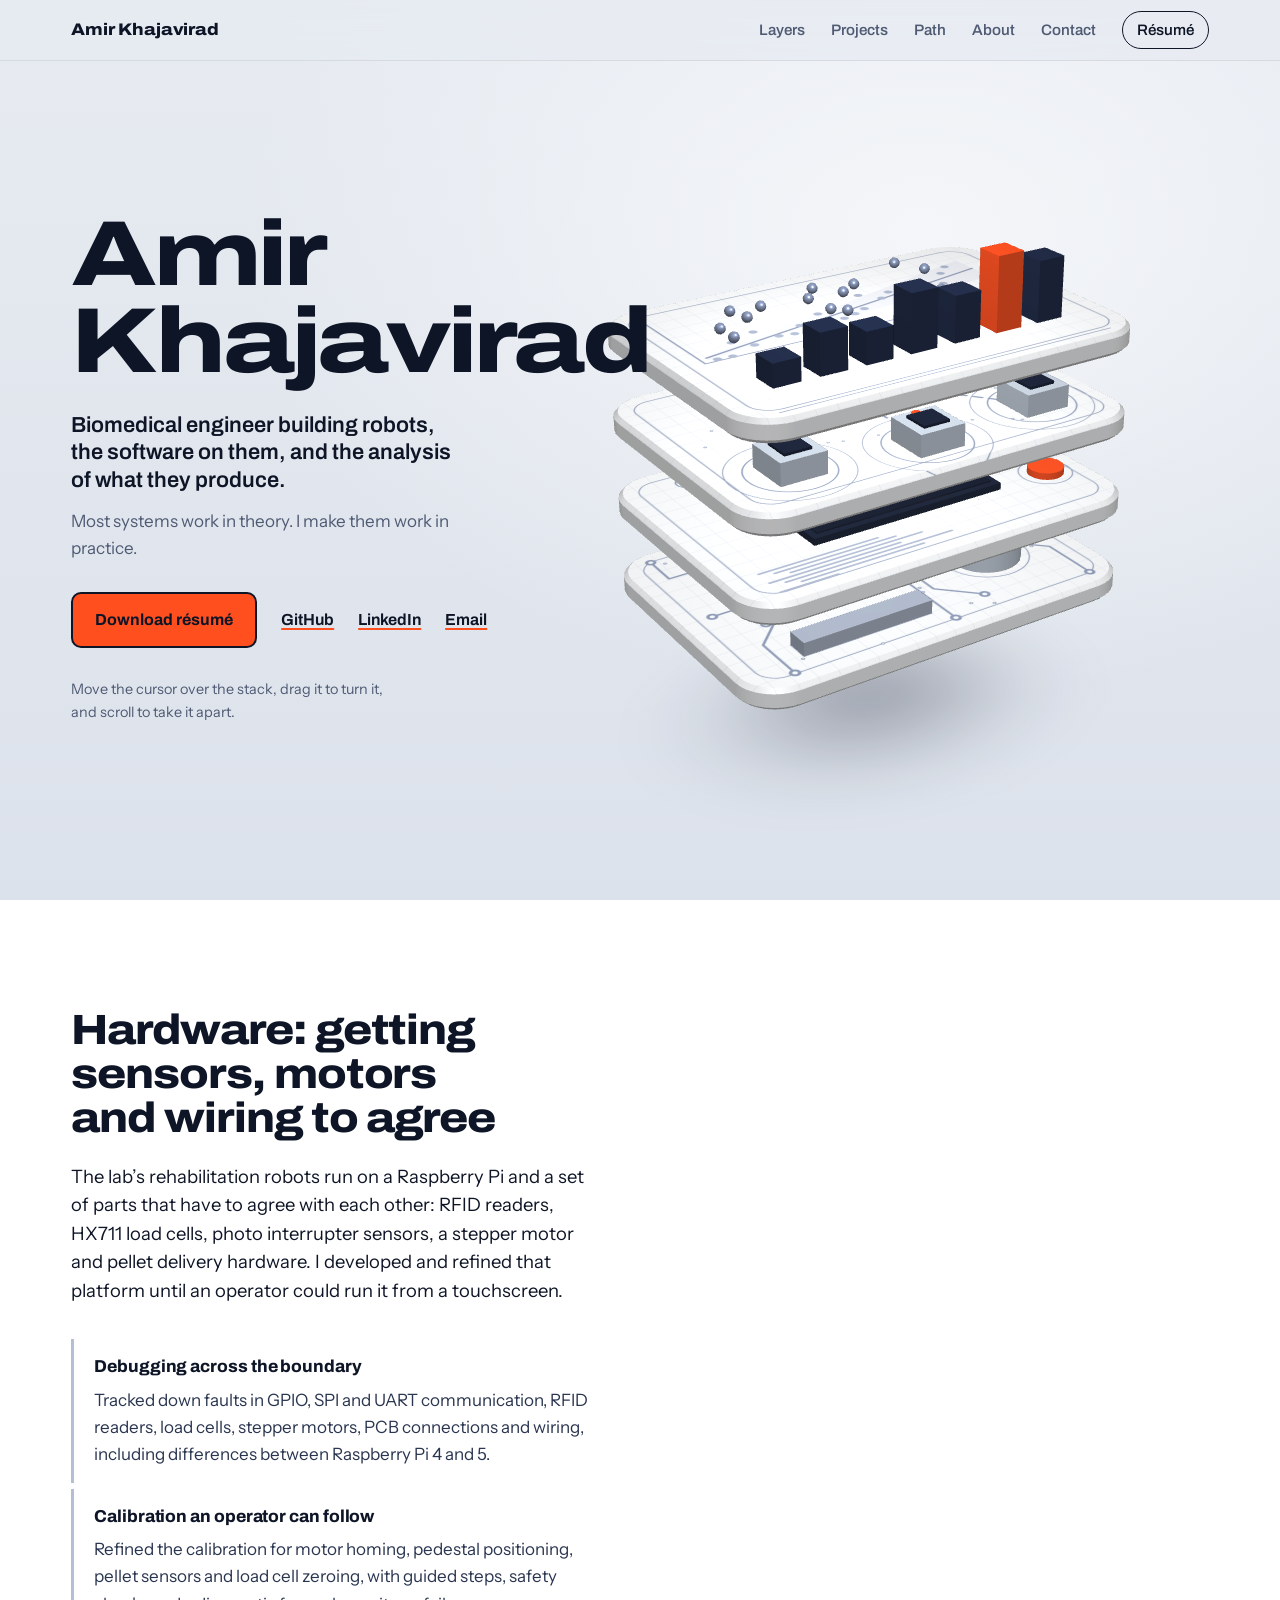
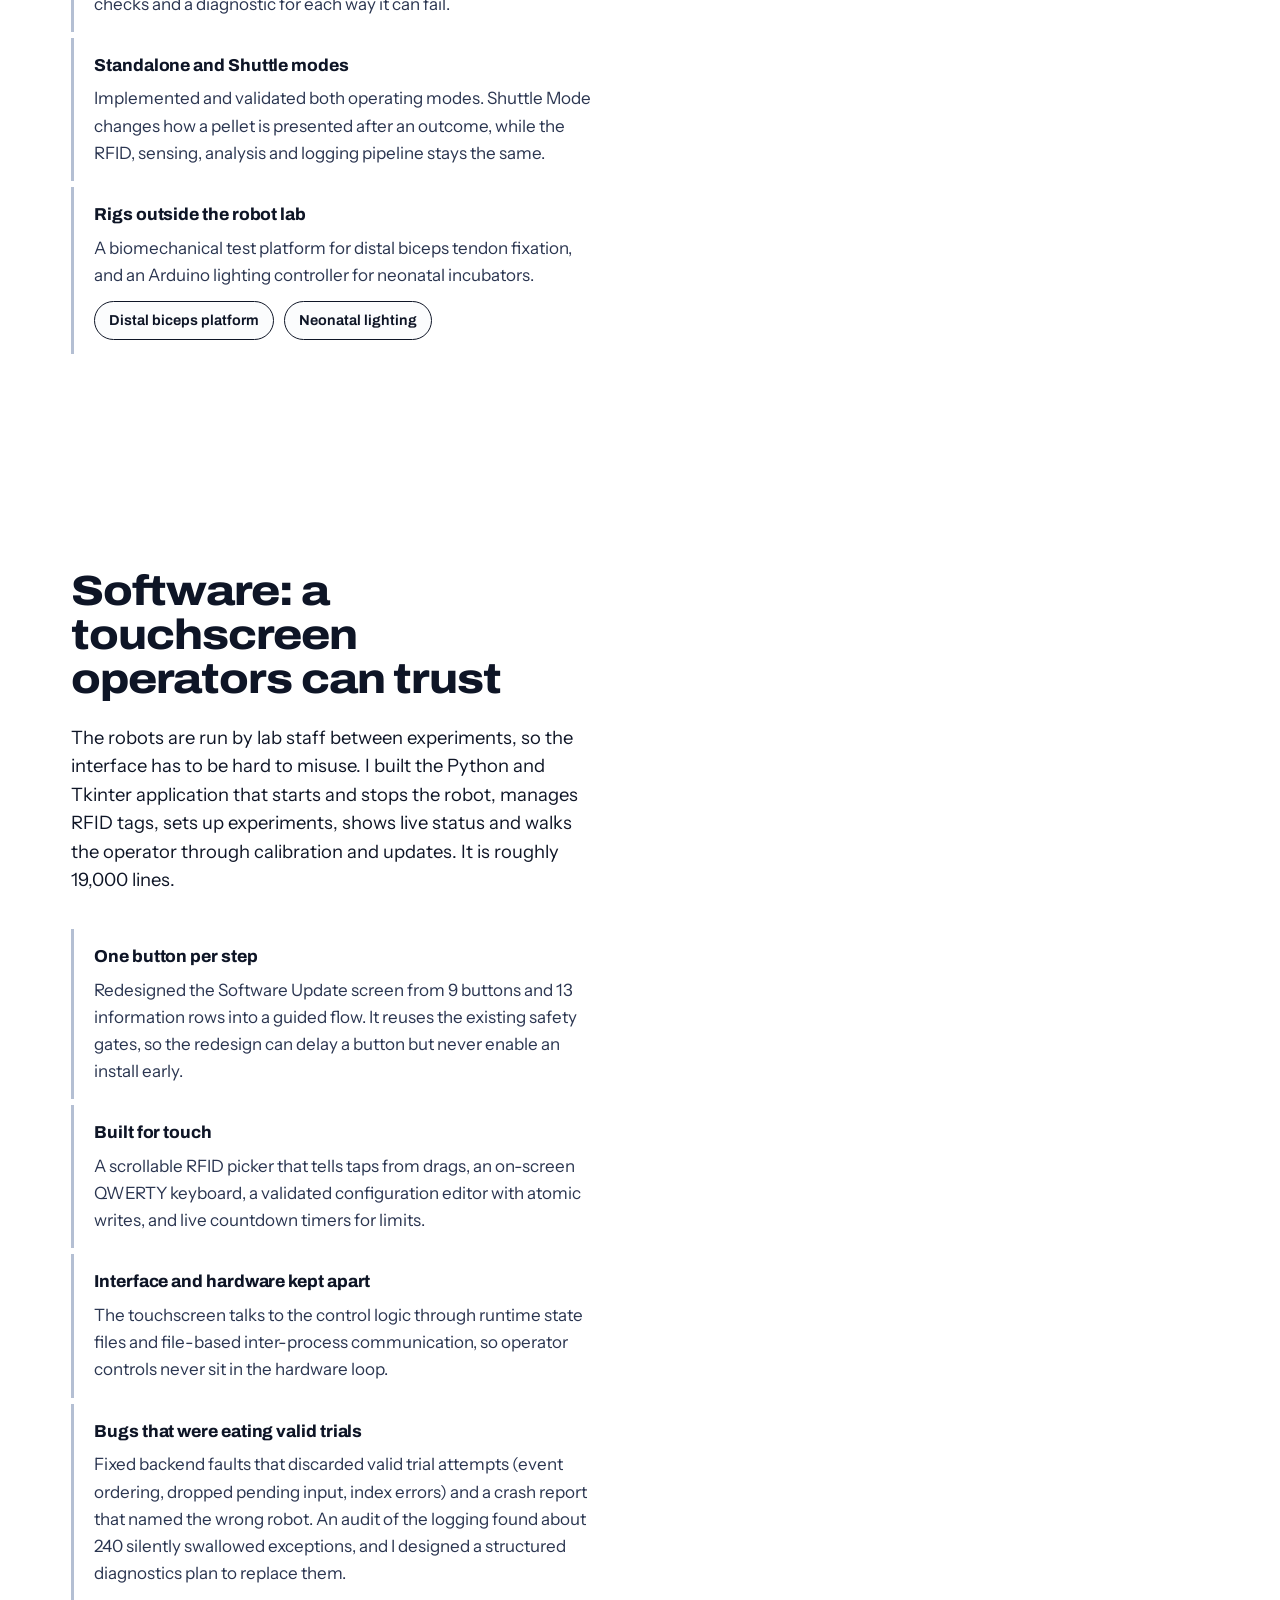
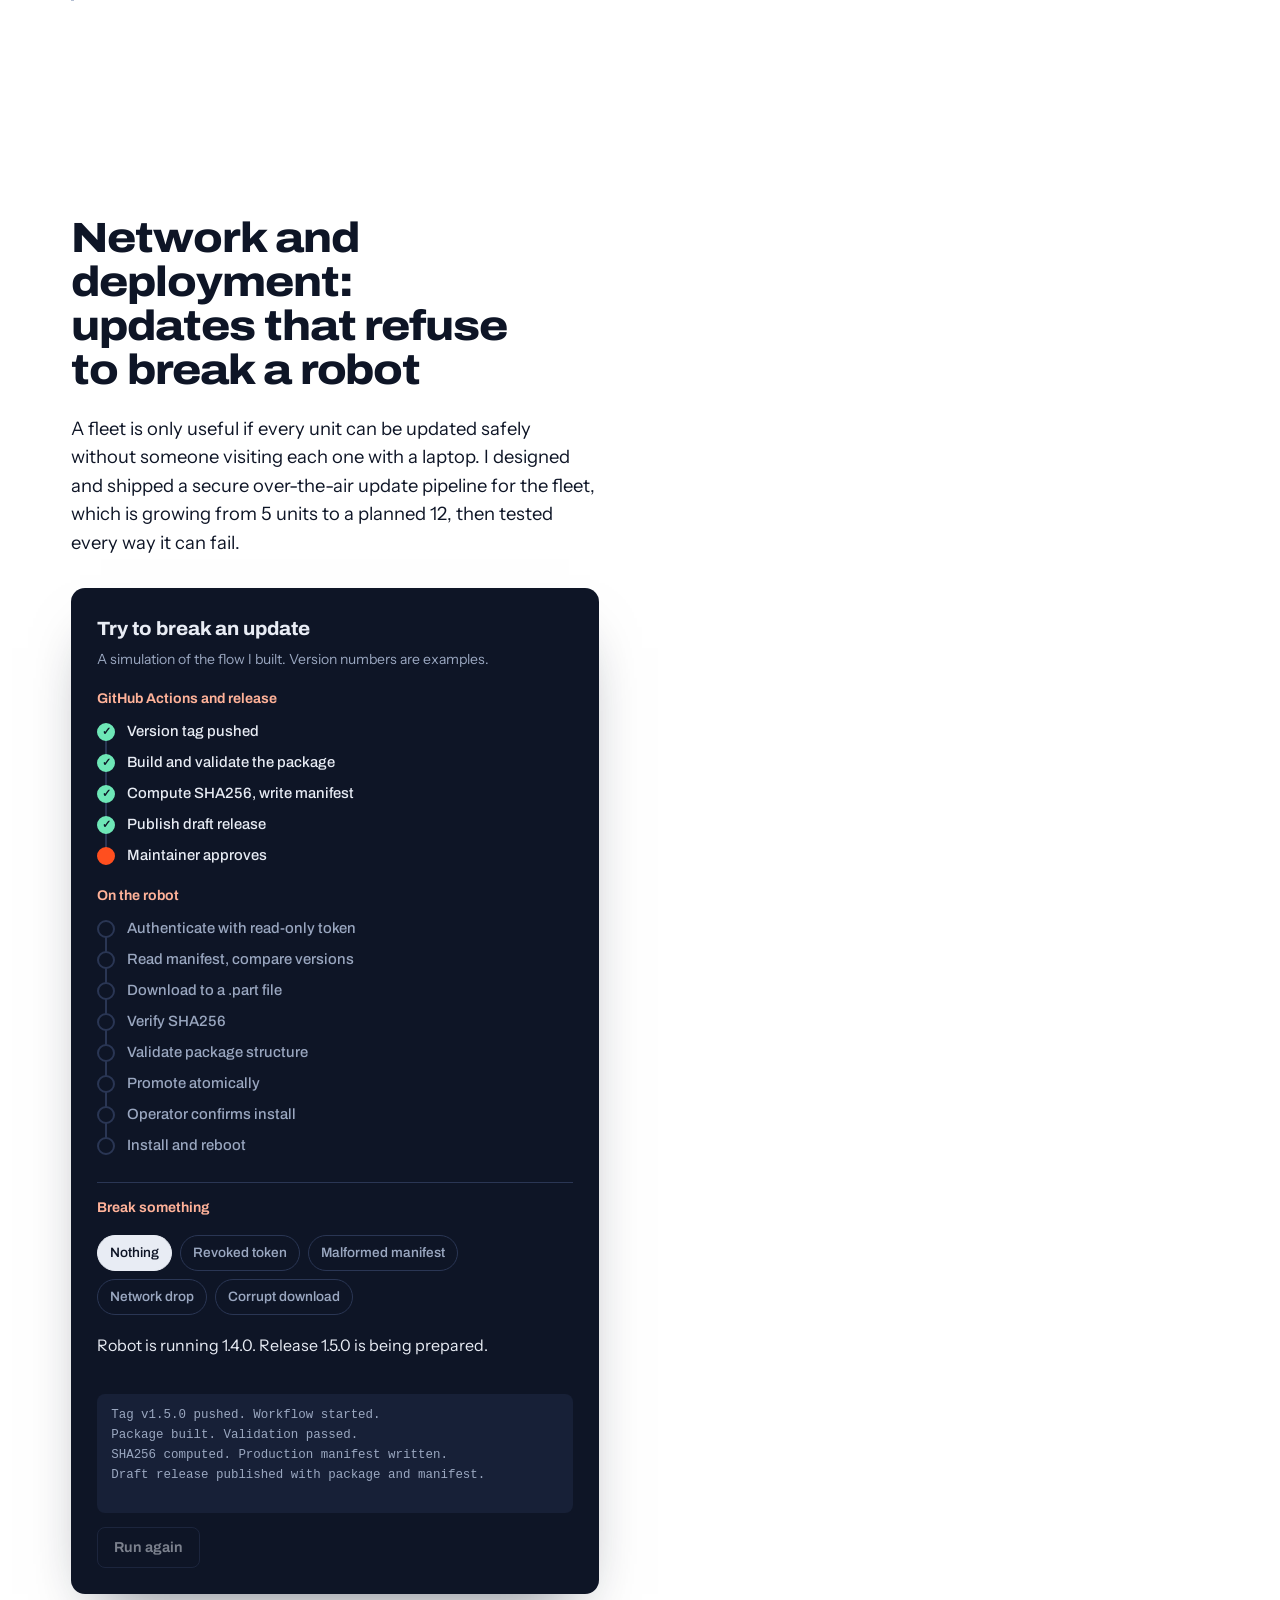
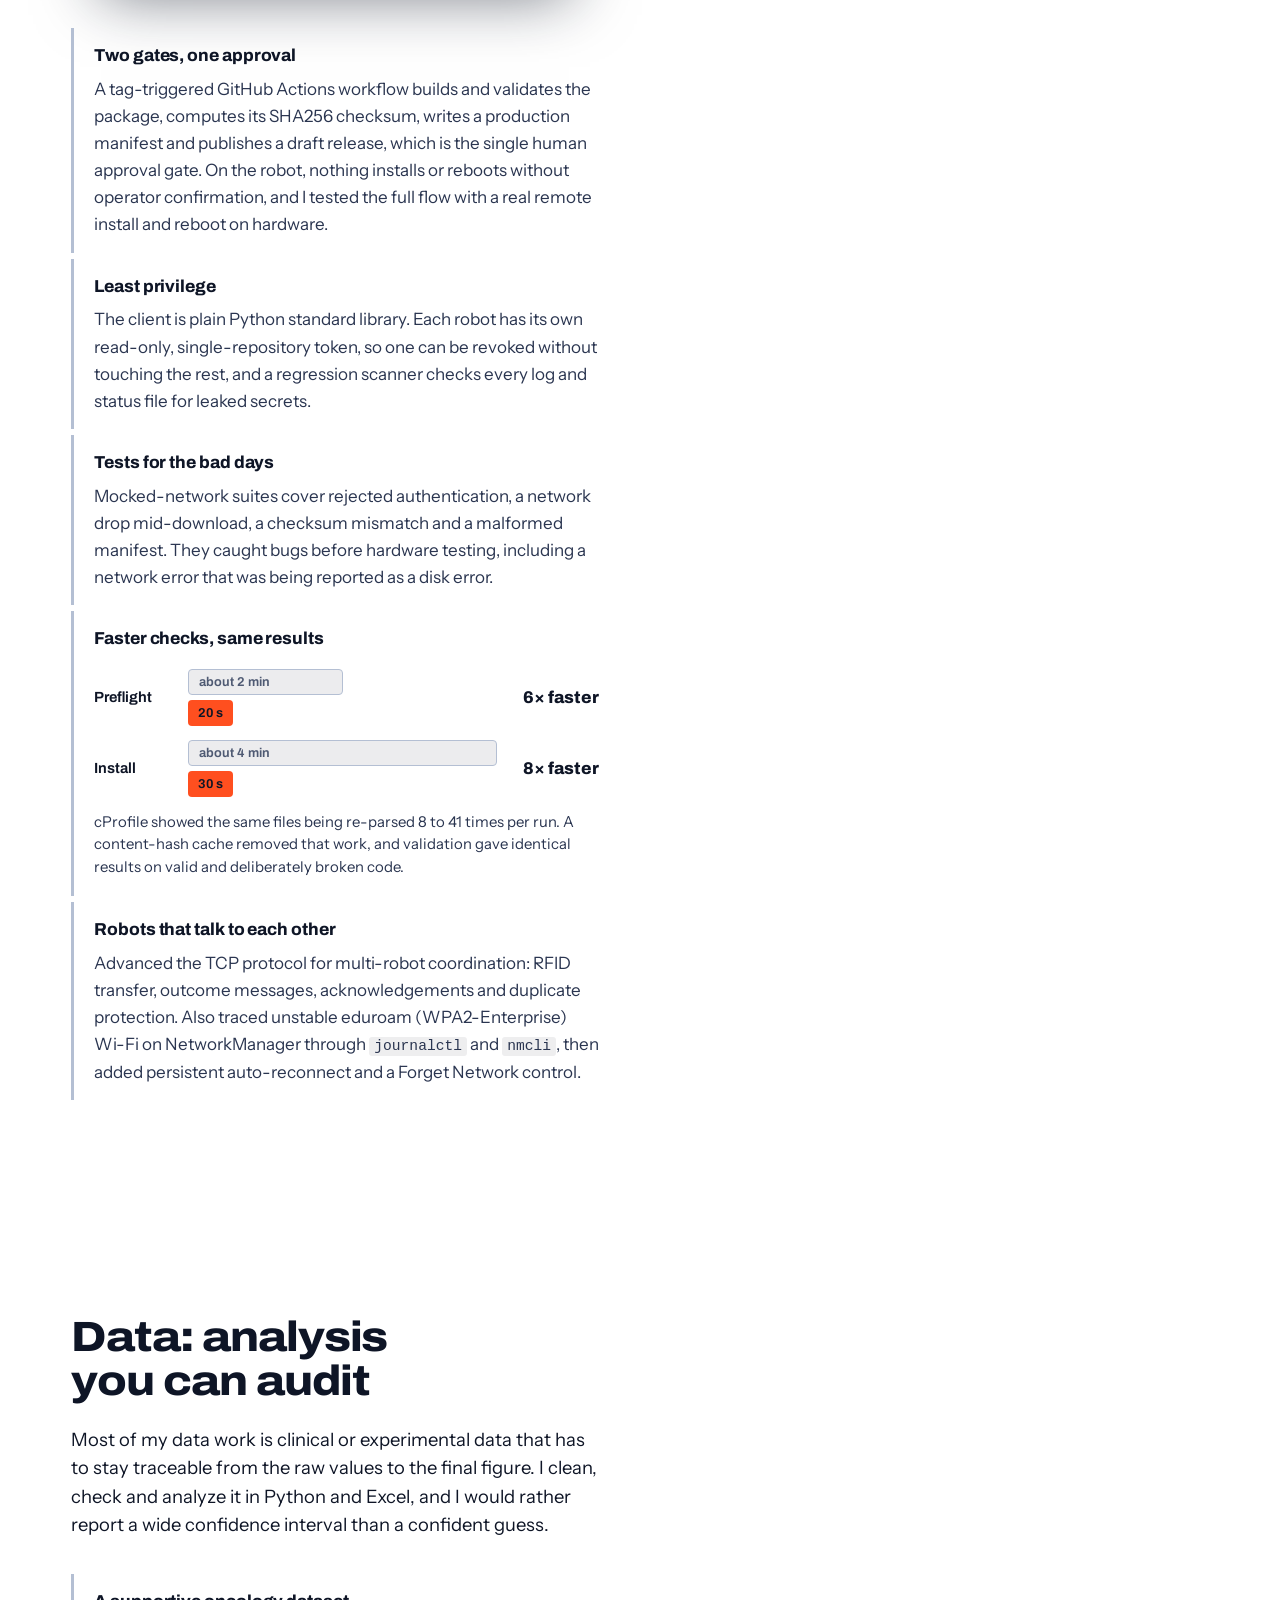
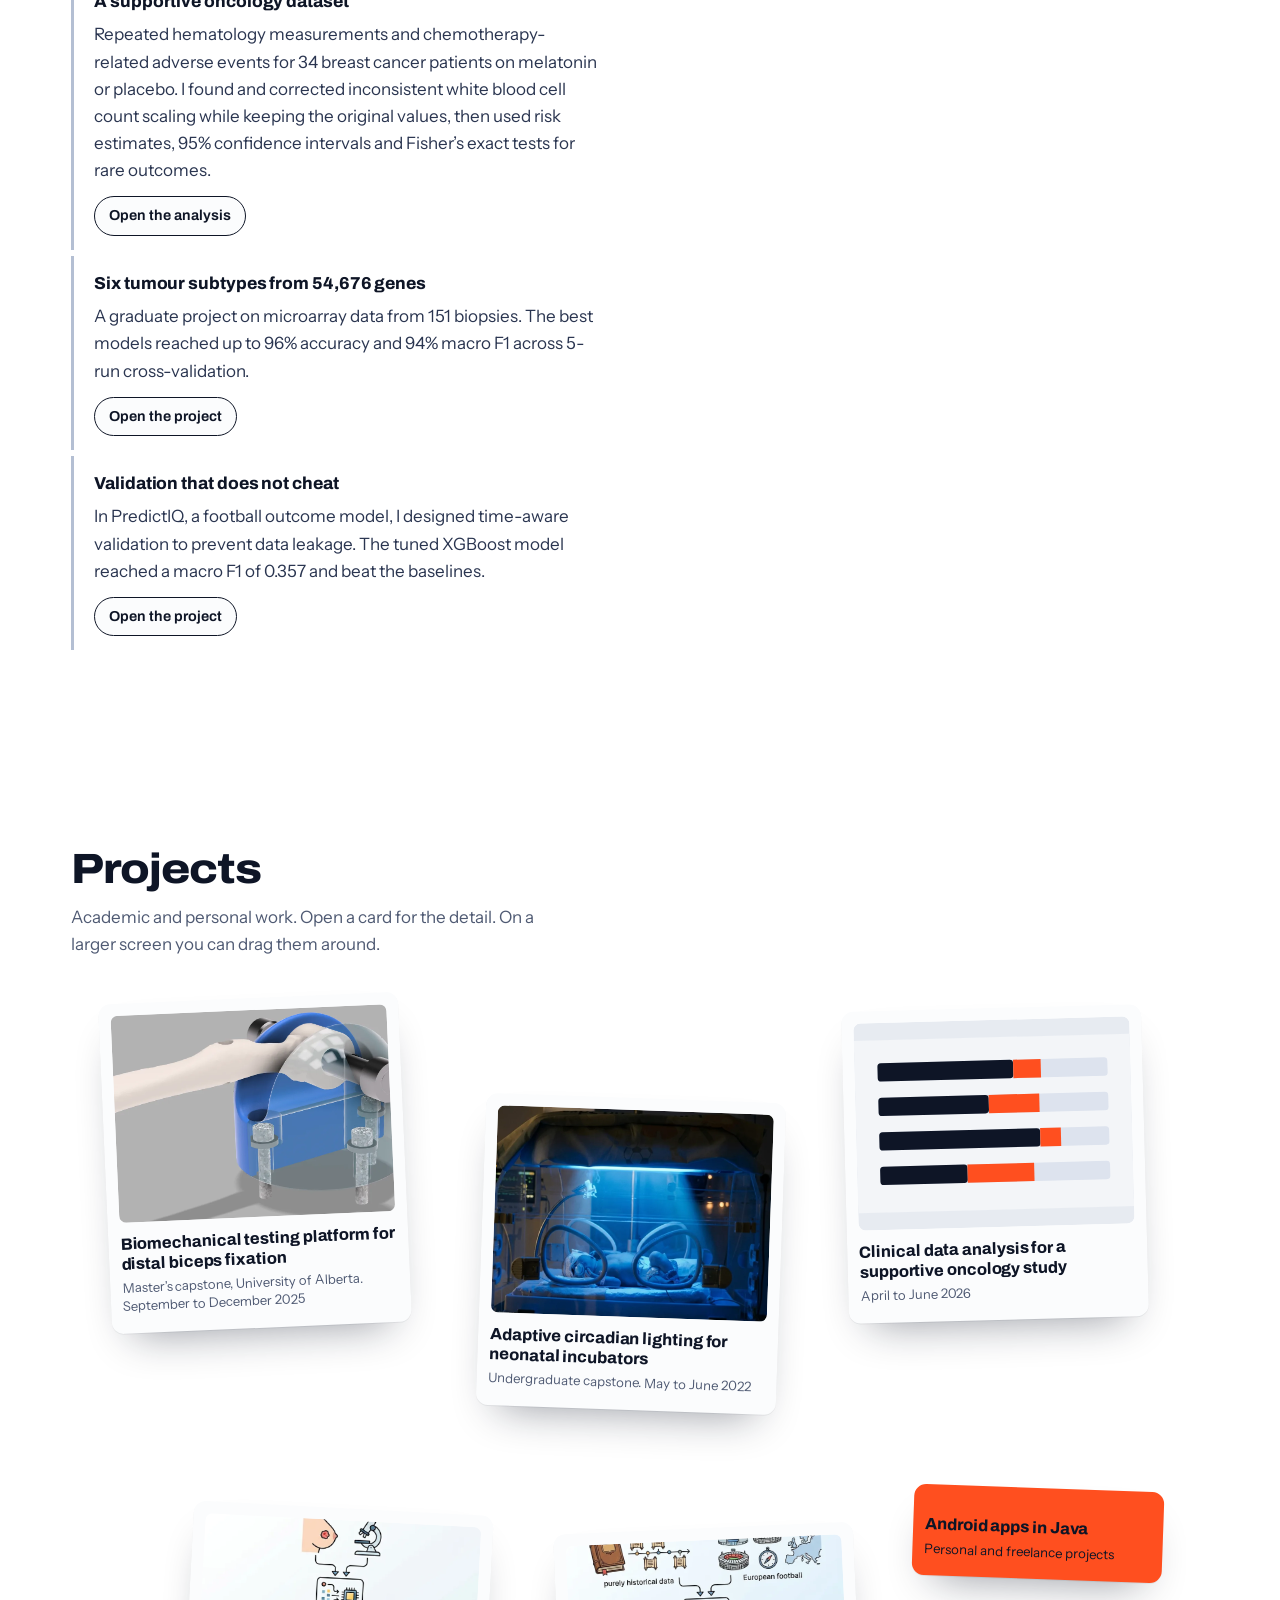
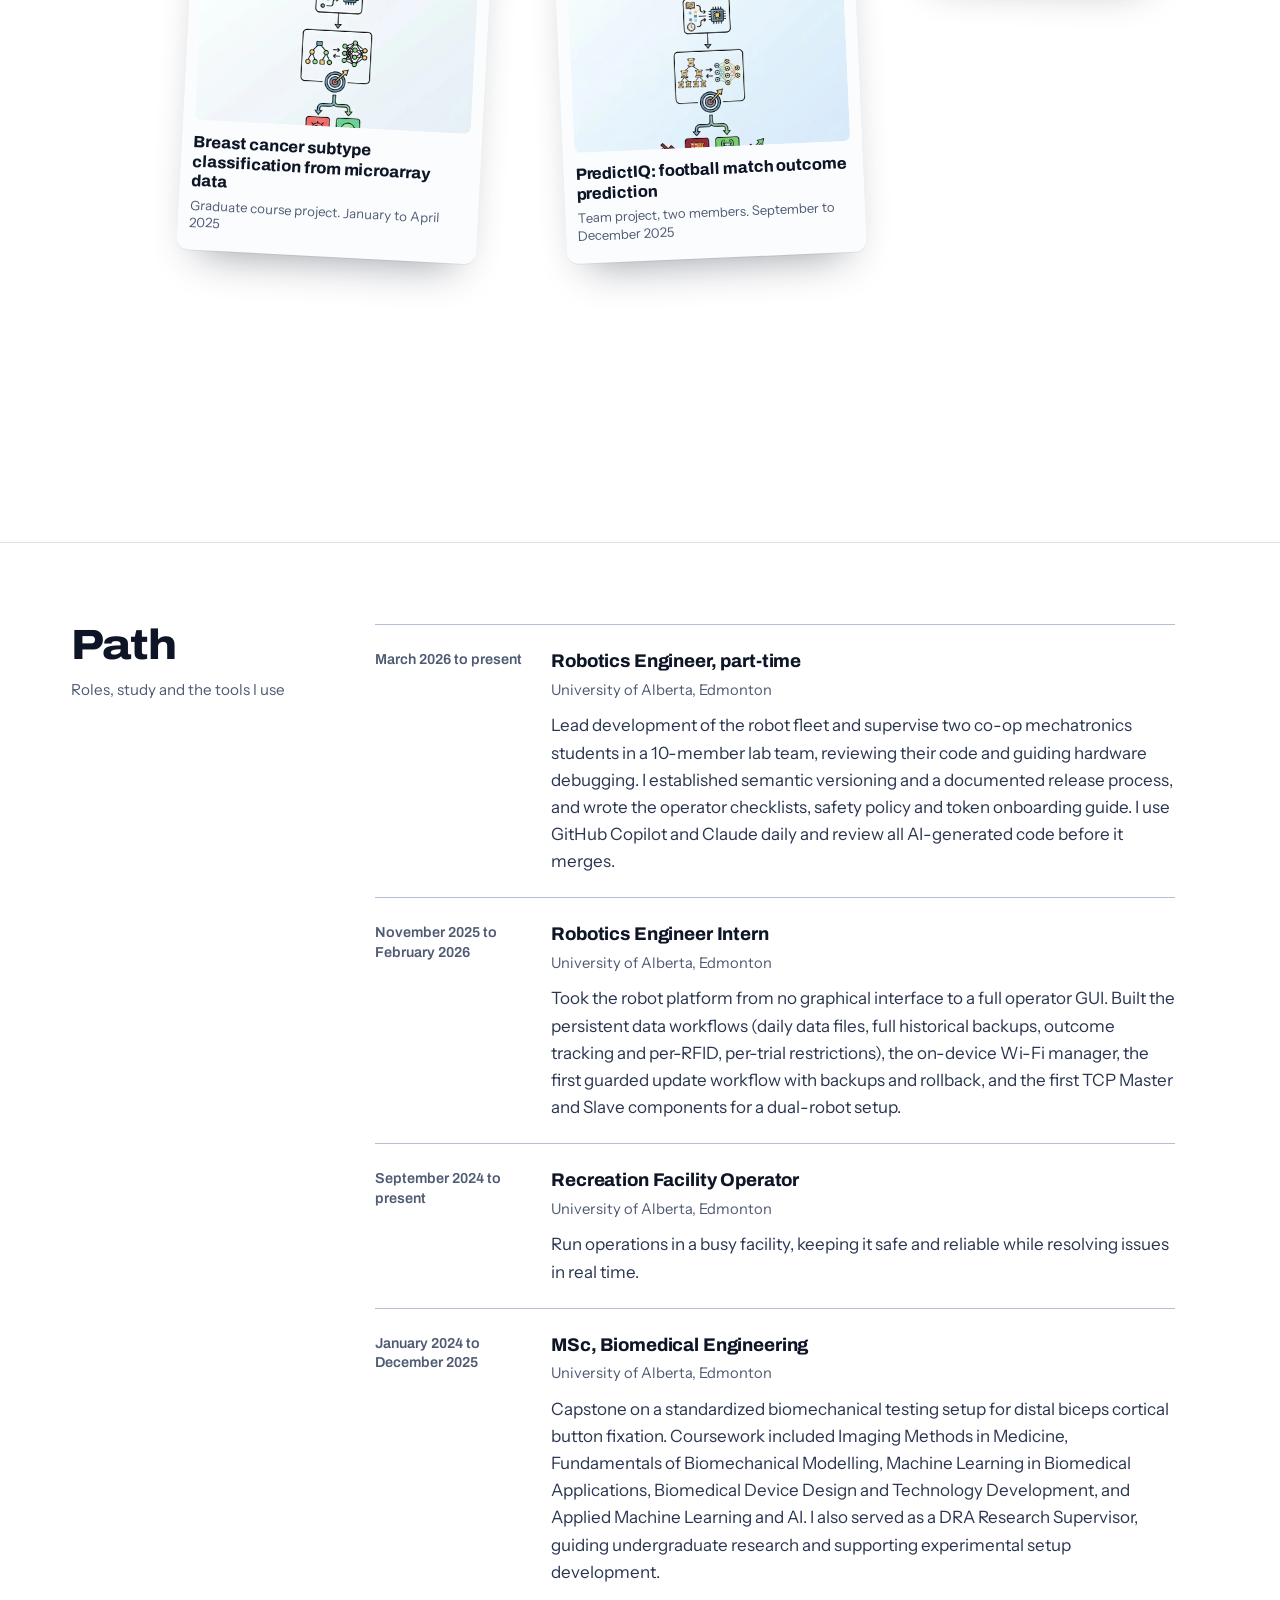
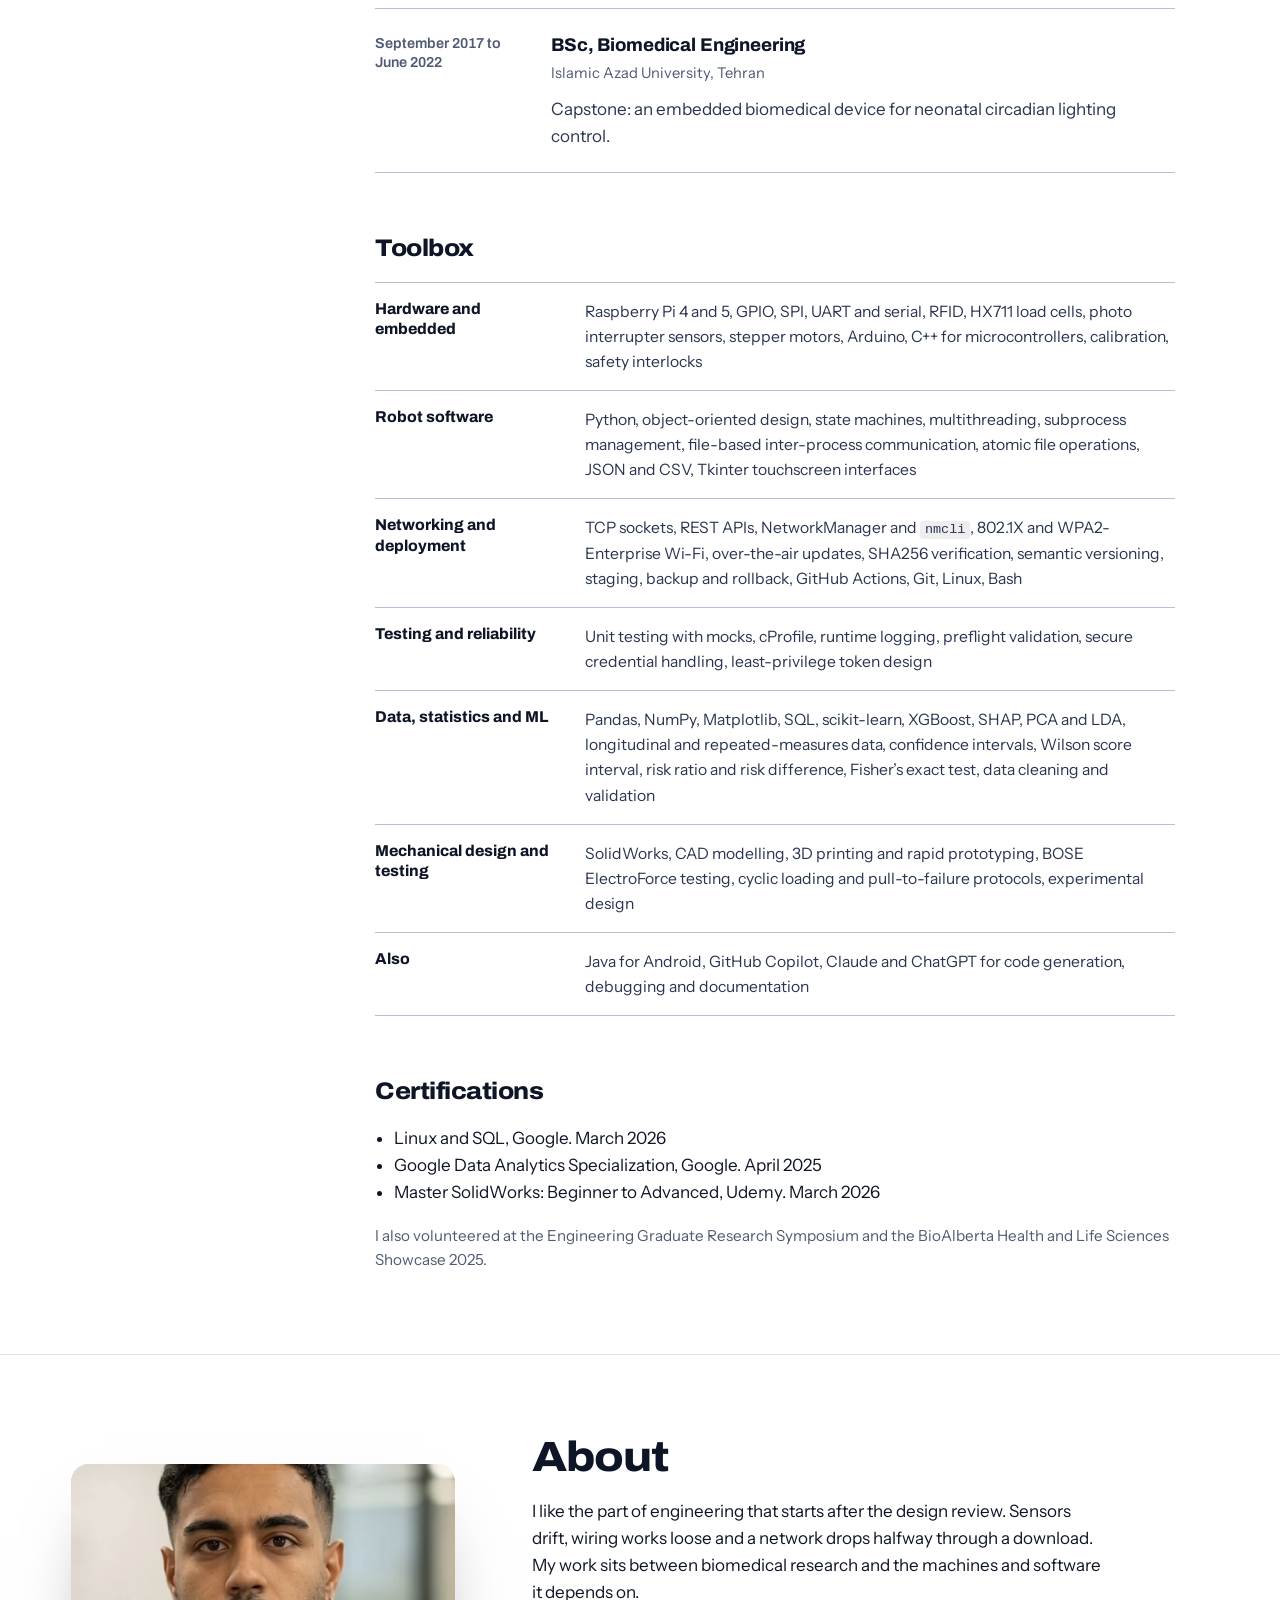
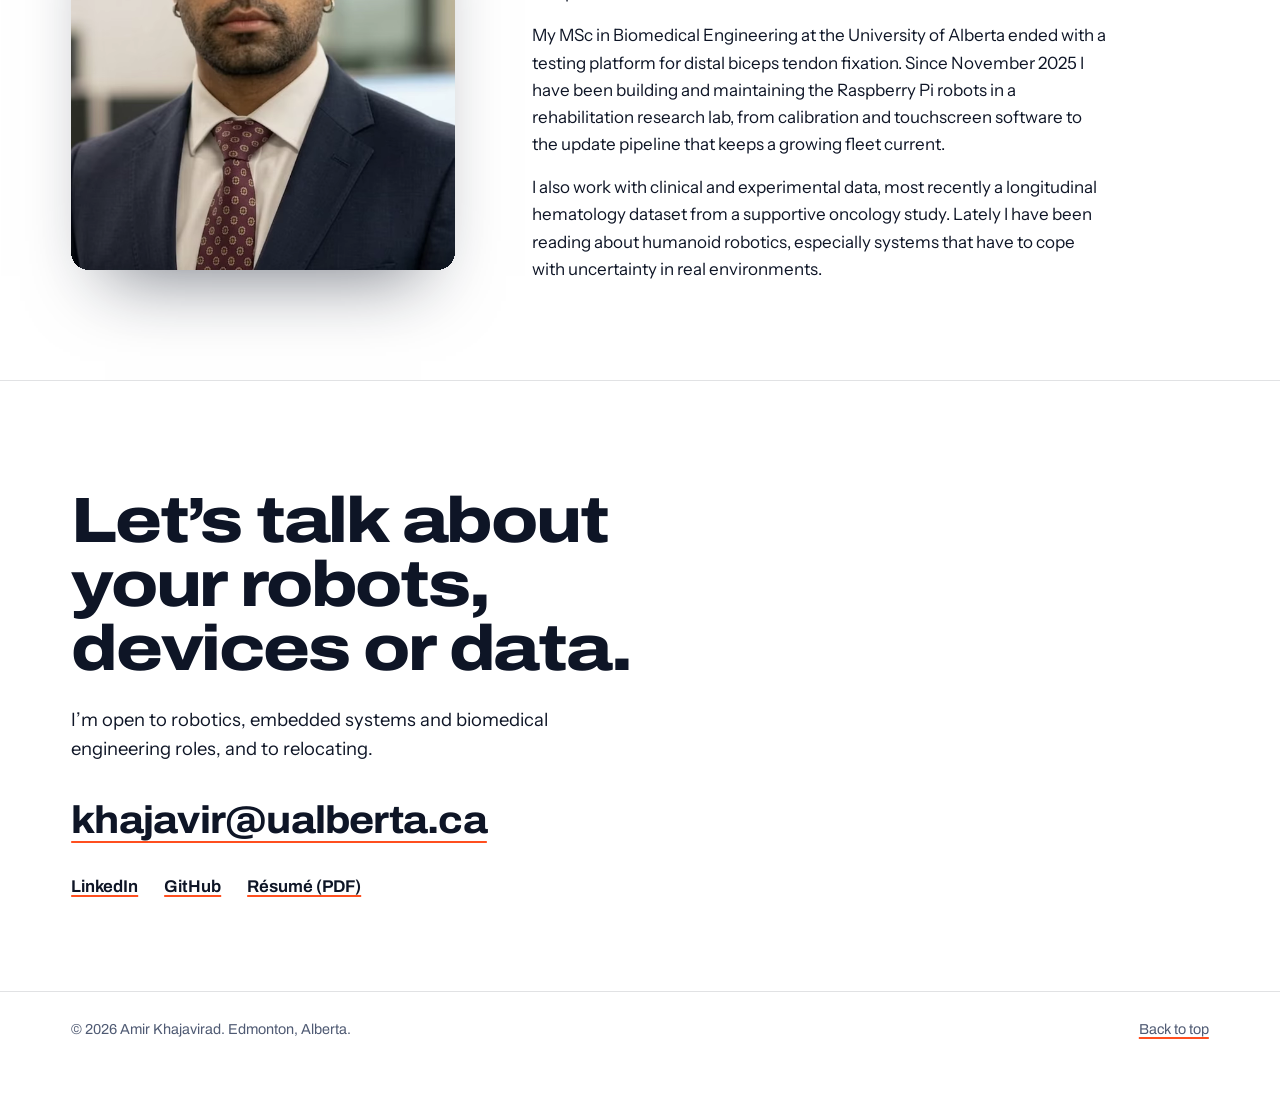
<file: index.html>
<!DOCTYPE html>
<html lang="en-CA">
<head>
    <meta charset="utf-8">
    <meta name="viewport" content="width=device-width, initial-scale=1, viewport-fit=cover">
    <title>Amir Khajavirad | Biomedical Engineer, Robotics and Embedded Systems</title>
    <meta name="description" content="Biomedical engineer in Edmonton building Raspberry Pi robotic rehabilitation platforms, secure over-the-air update pipelines, biomechanical test rigs and clinical data analysis.">
    <meta name="theme-color" content="#E7EBF1">

    <meta property="og:title" content="Amir Khajavirad | Biomedical Engineer">
    <meta property="og:description" content="Hardware, robot software, deployment and data: one engineer across all four layers.">
    <meta property="og:type" content="website">
    <meta property="og:url" content="https://amirkhajavirad.github.io/">

    <link rel="icon" href="data:image/svg+xml,%3Csvg xmlns='http://www.w3.org/2000/svg' viewBox='0 0 64 64'%3E%3Crect width='64' height='64' rx='14' fill='%230E1526'/%3E%3Cpath d='M12 24 32 14l20 10-20 10zM12 34l20 10 20-10M12 44l20 10 20-10' stroke='%23FF4F1F' stroke-width='4' fill='none' stroke-linejoin='round'/%3E%3C/svg%3E">

    <link rel="preconnect" href="https://fonts.googleapis.com">
    <link rel="preconnect" href="https://fonts.gstatic.com" crossorigin>
    <link href="https://fonts.googleapis.com/css2?family=Archivo:wdth,wght@62..125,500..900&family=Instrument+Sans:wght@400..700&display=swap" rel="stylesheet">
    <link rel="stylesheet" href="style.css">
    <script>document.documentElement.classList.add('js');</script>
</head>

<body>
<a class="skip-link" href="#main">Skip to content</a>

<!-- Fixed 3D stage. Decorative; every fact on it is also written in the page. -->
<div class="scene" aria-hidden="true">
    <canvas id="stage-canvas"></canvas>
    <img class="scene__poster" src="images/web/stack-poster.webp" alt="" width="900" height="900">
</div>
<div id="stage-labels" class="stage-labels"></div>

<header class="site-header">
    <div class="wrap site-header__row">
        <a class="brand" href="#top">Amir Khajavirad</a>
        <nav class="site-nav" aria-label="Primary">
            <a href="#hardware">Layers</a>
            <a href="#projects">Projects</a>
            <a href="#path">Path</a>
            <a href="#about">About</a>
            <a href="#contact">Contact</a>
            <a class="site-nav__resume" href="files/resume.pdf" target="_blank" rel="noopener">Résumé</a>
        </nav>
    </div>
</header>

<main id="main">

<!-- ================================ HERO ================================ -->
<section class="hero" id="top">
    <div class="wrap hero__inner">
        <div class="hero__copy">
            <h1>Amir <span>Khajavirad</span></h1>
            <p class="hero__role">Biomedical engineer building robots, the software on them, and the analysis of what they produce.</p>
            <p class="hero__line">Most systems work in theory. I make them work in practice.</p>
            <div class="hero__actions">
                <a class="button" href="files/resume.pdf" target="_blank" rel="noopener">Download résumé</a>
                <a class="text-link" href="https://github.com/Amirkhajavirad" target="_blank" rel="noopener">GitHub</a>
                <a class="text-link" href="https://linkedin.com/in/amirkhajavirad" target="_blank" rel="noopener">LinkedIn</a>
                <a class="text-link" href="mailto:khajavir@ualberta.ca">Email</a>
            </div>
            <p class="hero__hint" data-hint>Move the cursor over the stack, drag it to turn it, and scroll to take it apart.</p>
        </div>
    </div>
</section>

<!-- ============================== LAYER 1 ============================== -->
<section class="layer" id="hardware" aria-labelledby="hardware-title">
    <div class="wrap layer__grid">
        <div class="layer__text">
            <h2 id="hardware-title">Hardware: getting sensors, motors and wiring to agree</h2>
            <p class="layer__lede">
                The lab’s rehabilitation robots run on a Raspberry Pi and a set of parts that have to agree with each
                other: RFID readers, HX711 load cells, photo interrupter sensors, a stepper motor and pellet delivery hardware.
                I developed and refined that platform until an operator could run it from a touchscreen.
            </p>
            <ul class="facts">
                <li>
                    <h3>Debugging across the boundary</h3>
                    <p>Tracked down faults in GPIO, SPI and UART communication, RFID readers, load cells, stepper motors, PCB connections and wiring, including differences between Raspberry Pi 4 and 5.</p>
                </li>
                <li>
                    <h3>Calibration an operator can follow</h3>
                    <p>Refined the calibration for motor homing, pedestal positioning, pellet sensors and load cell zeroing, with guided steps, safety checks and a diagnostic for each way it can fail.</p>
                </li>
                <li>
                    <h3>Standalone and Shuttle modes</h3>
                    <p>Implemented and validated both operating modes. Shuttle Mode changes how a pellet is presented after an outcome, while the RFID, sensing, analysis and logging pipeline stays the same.</p>
                </li>
                <li>
                    <h3>Rigs outside the robot lab</h3>
                    <p>A biomechanical test platform for distal biceps tendon fixation, and an Arduino lighting controller for neonatal incubators.</p>
                    <p class="facts__open">
                        <button type="button" class="chip-button" data-open="biceps">Distal biceps platform</button>
                        <button type="button" class="chip-button" data-open="circadian">Neonatal lighting</button>
                    </p>
                </li>
            </ul>
        </div>
    </div>
</section>

<!-- ============================== LAYER 2 ============================== -->
<section class="layer" id="software" aria-labelledby="software-title">
    <div class="wrap layer__grid">
        <div class="layer__text">
            <h2 id="software-title">Software: a touchscreen operators can trust</h2>
            <p class="layer__lede">
                The robots are run by lab staff between experiments, so the interface has to be hard to misuse. I built the
                Python and Tkinter application that starts and stops the robot, manages RFID tags, sets up experiments,
                shows live status and walks the operator through calibration and updates. It is roughly 19,000 lines.
            </p>
            <ul class="facts">
                <li>
                    <h3>One button per step</h3>
                    <p>Redesigned the Software Update screen from 9 buttons and 13 information rows into a guided flow. It reuses the existing safety gates, so the redesign can delay a button but never enable an install early.</p>
                </li>
                <li>
                    <h3>Built for touch</h3>
                    <p>A scrollable RFID picker that tells taps from drags, an on-screen QWERTY keyboard, a validated configuration editor with atomic writes, and live countdown timers for limits.</p>
                </li>
                <li>
                    <h3>Interface and hardware kept apart</h3>
                    <p>The touchscreen talks to the control logic through runtime state files and file-based inter-process communication, so operator controls never sit in the hardware loop.</p>
                </li>
                <li>
                    <h3>Bugs that were eating valid trials</h3>
                    <p>Fixed backend faults that discarded valid trial attempts (event ordering, dropped pending input, index errors) and a crash report that named the wrong robot. An audit of the logging found about 240 silently swallowed exceptions, and I designed a structured diagnostics plan to replace them.</p>
                </li>
            </ul>
        </div>
    </div>
</section>

<!-- ============================== LAYER 3 ============================== -->
<section class="layer" id="network" aria-labelledby="network-title">
    <div class="wrap layer__grid">
        <div class="layer__text">
            <h2 id="network-title">Network and deployment: updates that refuse to break a robot</h2>
            <p class="layer__lede">
                A fleet is only useful if every unit can be updated safely without someone visiting each one with a laptop.
                I designed and shipped a secure over-the-air update pipeline for the fleet, which is growing from 5 units
                to a planned 12, then tested every way it can fail.
            </p>

            <section class="pipeline" aria-labelledby="pipeline-title">
                <div class="pipeline__head">
                    <h3 id="pipeline-title">Try to break an update</h3>
                    <p class="pipeline__note">A simulation of the flow I built. Version numbers are examples.</p>
                </div>

                <ol class="stages" id="stages">
                    <li class="stage-group" aria-hidden="true">GitHub Actions and release</li>
                    <li class="stage" data-stage="tag"><span class="stage__mark"></span><span class="stage__label">Version tag pushed</span></li>
                    <li class="stage" data-stage="build"><span class="stage__mark"></span><span class="stage__label">Build and validate the package</span></li>
                    <li class="stage" data-stage="checksum"><span class="stage__mark"></span><span class="stage__label">Compute SHA256, write manifest</span></li>
                    <li class="stage" data-stage="draft"><span class="stage__mark"></span><span class="stage__label">Publish draft release</span></li>
                    <li class="stage" data-stage="approve"><span class="stage__mark"></span><span class="stage__label">Maintainer approves</span></li>

                    <li class="stage-group" aria-hidden="true">On the robot</li>
                    <li class="stage" data-stage="auth"><span class="stage__mark"></span><span class="stage__label">Authenticate with read-only token</span></li>
                    <li class="stage" data-stage="manifest"><span class="stage__mark"></span><span class="stage__label">Read manifest, compare versions</span></li>
                    <li class="stage" data-stage="download"><span class="stage__mark"></span><span class="stage__label">Download to a .part file</span></li>
                    <li class="stage" data-stage="verify"><span class="stage__mark"></span><span class="stage__label">Verify SHA256</span></li>
                    <li class="stage" data-stage="validate"><span class="stage__mark"></span><span class="stage__label">Validate package structure</span></li>
                    <li class="stage" data-stage="promote"><span class="stage__mark"></span><span class="stage__label">Promote atomically</span></li>
                    <li class="stage stage--gate" data-stage="confirm">
                        <span class="stage__mark"></span>
                        <span class="stage__label">Operator confirms install</span>
                        <button type="button" class="pipeline__confirm" id="confirm" hidden>Confirm install</button>
                    </li>
                    <li class="stage" data-stage="install"><span class="stage__mark"></span><span class="stage__label">Install and reboot</span></li>
                </ol>

                <fieldset class="faults">
                    <legend>Break something</legend>
                    <label><input type="radio" name="fault" value="none" checked><span>Nothing</span></label>
                    <label><input type="radio" name="fault" value="auth"><span>Revoked token</span></label>
                    <label><input type="radio" name="fault" value="manifest"><span>Malformed manifest</span></label>
                    <label><input type="radio" name="fault" value="network"><span>Network drop</span></label>
                    <label><input type="radio" name="fault" value="checksum"><span>Corrupt download</span></label>
                </fieldset>

                <p class="pipeline__result" id="result" aria-live="polite"></p>
                <ol class="pipeline__log" id="log" role="log" aria-label="Update log"></ol>
                <button type="button" class="pipeline__run" id="run">Run again</button>
                <noscript><p class="pipeline__result">Turn on JavaScript to run the simulation.</p></noscript>
            </section>

            <ul class="facts">
                <li>
                    <h3>Two gates, one approval</h3>
                    <p>A tag-triggered GitHub Actions workflow builds and validates the package, computes its SHA256 checksum, writes a production manifest and publishes a draft release, which is the single human approval gate. On the robot, nothing installs or reboots without operator confirmation, and I tested the full flow with a real remote install and reboot on hardware.</p>
                </li>
                <li>
                    <h3>Least privilege</h3>
                    <p>The client is plain Python standard library. Each robot has its own read-only, single-repository token, so one can be revoked without touching the rest, and a regression scanner checks every log and status file for leaked secrets.</p>
                </li>
                <li>
                    <h3>Tests for the bad days</h3>
                    <p>Mocked-network suites cover rejected authentication, a network drop mid-download, a checksum mismatch and a malformed manifest. They caught bugs before hardware testing, including a network error that was being reported as a disk error.</p>
                </li>

                <li class="facts__speed">
                    <h3>Faster checks, same results</h3>
                    <figure class="speed" aria-labelledby="speed-caption">
                        <div class="speed__row">
                            <p class="speed__name">Preflight</p>
                            <div class="speed__bars">
                                <div class="bar bar--before" style="--w:50%"><span>about 2 min</span></div>
                                <div class="bar bar--after" style="--w:8.3%"><span>20 s</span></div>
                            </div>
                            <p class="speed__gain">6× faster</p>
                        </div>
                        <div class="speed__row">
                            <p class="speed__name">Install</p>
                            <div class="speed__bars">
                                <div class="bar bar--before" style="--w:100%"><span>about 4 min</span></div>
                                <div class="bar bar--after" style="--w:12.5%"><span>30 s</span></div>
                            </div>
                            <p class="speed__gain">8× faster</p>
                        </div>
                        <figcaption id="speed-caption">cProfile showed the same files being re-parsed 8 to 41 times per run. A content-hash cache removed that work, and validation gave identical results on valid and deliberately broken code.</figcaption>
                    </figure>
                </li>

                <li>
                    <h3>Robots that talk to each other</h3>
                    <p>Advanced the TCP protocol for multi-robot coordination: RFID transfer, outcome messages, acknowledgements and duplicate protection. Also traced unstable eduroam (WPA2-Enterprise) Wi-Fi on NetworkManager through <code>journalctl</code> and <code>nmcli</code>, then added persistent auto-reconnect and a Forget Network control.</p>
                </li>
            </ul>
        </div>
    </div>
</section>

<!-- ============================== LAYER 4 ============================== -->
<section class="layer" id="data" aria-labelledby="data-title">
    <div class="wrap layer__grid">
        <div class="layer__text">
            <h2 id="data-title">Data: analysis you can audit</h2>
            <p class="layer__lede">
                Most of my data work is clinical or experimental data that has to stay traceable from the raw values to the final figure.
                I clean, check and analyze it in Python and Excel, and I would rather report a wide confidence interval than a confident guess.
            </p>
            <ul class="facts">
                <li>
                    <h3>A supportive oncology dataset</h3>
                    <p>Repeated hematology measurements and chemotherapy-related adverse events for 34 breast cancer patients on melatonin or placebo. I found and corrected inconsistent white blood cell count scaling while keeping the original values, then used risk estimates, 95% confidence intervals and Fisher’s exact tests for rare outcomes.</p>
                    <p class="facts__open"><button type="button" class="chip-button" data-open="clinical">Open the analysis</button></p>
                </li>
                <li>
                    <h3>Six tumour subtypes from 54,676 genes</h3>
                    <p>A graduate project on microarray data from 151 biopsies. The best models reached up to 96% accuracy and 94% macro F1 across 5-run cross-validation.</p>
                    <p class="facts__open"><button type="button" class="chip-button" data-open="microarray">Open the project</button></p>
                </li>
                <li>
                    <h3>Validation that does not cheat</h3>
                    <p>In PredictIQ, a football outcome model, I designed time-aware validation to prevent data leakage. The tuned XGBoost model reached a macro F1 of 0.357 and beat the baselines.</p>
                    <p class="facts__open"><button type="button" class="chip-button" data-open="predictiq">Open the project</button></p>
                </li>
            </ul>
        </div>
    </div>
</section>

<!-- ============================== PROJECTS ============================== -->
<section class="projects" id="projects" aria-labelledby="projects-title">
    <div class="wrap">
        <header class="projects__head">
            <h2 id="projects-title">Projects</h2>
            <p>Academic and personal work. Open a card for the detail.<span class="drag-hint"> On a larger screen you can drag them around.</span></p>
        </header>

        <div class="collage" id="collage">

            <article class="proj" id="proj-biceps" data-id="biceps" style="--x:3%;--y:10px;--r:-2.5deg">
                <img class="proj__img" src="images/web/distal-biceps.webp" style="--ar: 1200 / 731" width="1200" height="731" loading="lazy" alt="Rendering of a 3D printed bone model with a cortical button fixation fixture">
                <h3 class="proj__title">Biomechanical testing platform for distal biceps fixation</h3>
                <p class="proj__meta">Master’s capstone, University of Alberta. September to December 2025</p>
                <div class="proj__body">
                    <p>A standardized rig for comparing unicortical and bicortical cortical button fixation of the distal biceps tendon, combining 3D printed anatomical bone models and custom fixtures with a BOSE ElectroForce mechanical testing system.</p>
                    <ul>
                        <li>Implemented cyclic loading and pull-to-failure protocols based on the biomechanical literature.</li>
                        <li>Built the workflow around reproducibility, to reduce variability between specimens and make the two fixation methods quantitatively comparable.</li>
                        <li>Presented as a poster, “Testing of Repair Techniques for Distal Biceps Tendon Tears,” at the University of Alberta engineering research symposium.</li>
                    </ul>
                    <p class="proj__tools">SolidWorks, 3D printing, BOSE ElectroForce</p>
                </div>
            </article>

            <article class="proj" id="proj-circadian" data-id="circadian" style="--x:36%;--y:110px;--r:2deg">
                <img class="proj__img" src="images/web/circadian-lighting.webp" style="--ar: 900 / 810" width="900" height="810" loading="lazy" alt="A neonatal incubator lit with soft blue light">
                <h3 class="proj__title">Adaptive circadian lighting for neonatal incubators</h3>
                <p class="proj__meta">Undergraduate capstone. May to June 2022</p>
                <div class="proj__body">
                    <p>An embedded system that shifts incubator lighting through a day and night cycle suited to premature infants. I wrote the C++ firmware on Arduino, integrated the electronics and delivered the first working prototype.</p>
                    <ul>
                        <li>Developed the microcontroller control logic for dynamic light regulation.</li>
                        <li>Validated the hardware through testing, debugging and performance checks.</li>
                    </ul>
                    <p class="proj__tools">C++, Arduino, circuit design, hardware prototyping</p>
                </div>
            </article>

            <article class="proj" id="proj-clinical" data-id="clinical" style="--x:68%;--y:20px;--r:-1.5deg">
                <div class="proj__art" aria-hidden="true">
                    <svg viewBox="0 0 240 150" role="presentation" focusable="false">
                        <rect width="240" height="150" fill="#F3F5F8"/>
                        <g>
                            <rect x="20" y="20" width="200" height="16" rx="3" fill="#DDE3EE"/><rect x="20" y="20" width="118" height="16" rx="3" fill="#0E1526"/><rect x="138" y="20" width="24" height="16" fill="#FF4F1F"/>
                            <rect x="20" y="50" width="200" height="16" rx="3" fill="#DDE3EE"/><rect x="20" y="50" width="96" height="16" rx="3" fill="#0E1526"/><rect x="116" y="50" width="44" height="16" fill="#FF4F1F"/>
                            <rect x="20" y="80" width="200" height="16" rx="3" fill="#DDE3EE"/><rect x="20" y="80" width="140" height="16" rx="3" fill="#0E1526"/><rect x="160" y="80" width="18" height="16" fill="#FF4F1F"/>
                            <rect x="20" y="110" width="200" height="16" rx="3" fill="#DDE3EE"/><rect x="20" y="110" width="76" height="16" rx="3" fill="#0E1526"/><rect x="96" y="110" width="58" height="16" fill="#FF4F1F"/>
                        </g>
                    </svg>
                </div>
                <h3 class="proj__title">Clinical data analysis for a supportive oncology study</h3>
                <p class="proj__meta">April to June 2026</p>
                <div class="proj__body">
                    <p>Analysis of repeated hematologic measurements and chemotherapy-related adverse events in 34 breast cancer patients receiving melatonin or placebo, built as auditable Excel workbooks with publication-ready figures. (The graphic on the card is an illustration, not study data.)</p>
                    <ul>
                        <li>Validated and cleaned the data, normalized units and reviewed missing values. Found and corrected inconsistent white blood cell count scaling while keeping the original source values, so every change can be traced.</li>
                        <li>Followed white blood cell count, hemoglobin and platelet count across four treatment measurements at patient and group level.</li>
                        <li>Evaluated neutropenia incidence, chemotherapy delays, G-CSF use and hospitalization for neutropenia with fever or infection.</li>
                        <li>Calculated proportions, risk estimates, 95% confidence intervals and Fisher’s exact tests, which suit outcomes with low event counts.</li>
                        <li>Produced longitudinal trend plots, baseline-adjusted change plots, risk plots and 100% stacked distribution charts.</li>
                    </ul>
                    <p class="proj__tools">Excel, statistics, data validation, visualization</p>
                </div>
            </article>

            <article class="proj" id="proj-microarray" data-id="microarray" style="--x:10%;--y:520px;--r:3deg">
                <img class="proj__img" src="images/web/breast-cancer-ml.webp" style="--ar: 800 / 800" width="800" height="800" loading="lazy" alt="Diagram of a machine learning pipeline that classifies breast cancer tissue data">
                <h3 class="proj__title">Breast cancer subtype classification from microarray data</h3>
                <p class="proj__meta">Graduate course project. January to April 2025</p>
                <div class="proj__body">
                    <p>Classification of six tumour subtypes from a high-dimensional dataset (GSE45827): 151 biopsies measured across 54,676 genes. The best models reached up to 96% accuracy and 94% macro F1 across 5-run cross-validation.</p>
                    <ul>
                        <li>Reduced dimensionality with PCA, Kernel PCA and LDA, and used correlation and Random Forest feature importance to deal with multicollinearity.</li>
                        <li>Compared SVM, Random Forest, KNN, Logistic Regression and Gaussian Naive Bayes.</li>
                        <li>Used Local Outlier Factor for outlier detection and compared training and test performance to check for overfitting.</li>
                    </ul>
                    <p class="proj__tools">Python, scikit-learn</p>
                </div>
            </article>

            <article class="proj" id="proj-predictiq" data-id="predictiq" style="--x:43%;--y:540px;--r:-2.5deg">
                <img class="proj__img" src="images/web/predictiq.webp" style="--ar: 800 / 800" width="800" height="800" loading="lazy" alt="Diagram of a machine learning pipeline that predicts football match outcomes from historical data">
                <h3 class="proj__title">PredictIQ: football match outcome prediction</h3>
                <p class="proj__meta">Team project, two members. September to December 2025</p>
                <div class="proj__body">
                    <p>An end-to-end machine learning pipeline covering data extraction, feature engineering, training and evaluation. The tuned XGBoost model reached a macro F1 of 0.357 and beat the baseline models.</p>
                    <ul>
                        <li>Designed time-aware validation to prevent data leakage and to mimic real prediction conditions.</li>
                        <li>Used SHAP to explain model behaviour and show which features mattered.</li>
                    </ul>
                    <p class="proj__tools">Python, XGBoost, SHAP</p>
                    <p><a href="https://github.com/shervinafzali/PredictIQ" target="_blank" rel="noopener">Source on GitHub</a></p>
                </div>
            </article>

            <article class="proj proj--note" id="proj-android" data-id="android" style="--x:74%;--y:500px;--r:2deg">
                <h3 class="proj__title">Android apps in Java</h3>
                <p class="proj__meta">Personal and freelance projects</p>
                <div class="proj__body">
                    <p>Built Android mobile applications in Java, designing the interfaces and implementing the application logic.</p>
                </div>
            </article>

        </div>
    </div>
</section>

<!-- ================================ PATH ================================ -->
<section class="path" id="path" aria-labelledby="path-title">
    <div class="wrap path__grid">
        <div class="path__label">
            <h2 id="path-title">Path</h2>
            <p>Roles, study and the tools I use</p>
        </div>

        <div class="path__body">
            <ol class="timeline">
                <li>
                    <p class="timeline__when">March 2026 to present</p>
                    <div>
                        <h3>Robotics Engineer, part-time</h3>
                        <p class="timeline__where">University of Alberta, Edmonton</p>
                        <p>Lead development of the robot fleet and supervise two co-op mechatronics students in a 10-member lab team, reviewing their code and guiding hardware debugging. I established semantic versioning and a documented release process, and wrote the operator checklists, safety policy and token onboarding guide. I use GitHub Copilot and Claude daily and review all AI-generated code before it merges.</p>
                    </div>
                </li>
                <li>
                    <p class="timeline__when">November 2025 to February 2026</p>
                    <div>
                        <h3>Robotics Engineer Intern</h3>
                        <p class="timeline__where">University of Alberta, Edmonton</p>
                        <p>Took the robot platform from no graphical interface to a full operator GUI. Built the persistent data workflows (daily data files, full historical backups, outcome tracking and per-RFID, per-trial restrictions), the on-device Wi-Fi manager, the first guarded update workflow with backups and rollback, and the first TCP Master and Slave components for a dual-robot setup.</p>
                    </div>
                </li>
                <li>
                    <p class="timeline__when">September 2024 to present</p>
                    <div>
                        <h3>Recreation Facility Operator</h3>
                        <p class="timeline__where">University of Alberta, Edmonton</p>
                        <p>Run operations in a busy facility, keeping it safe and reliable while resolving issues in real time.</p>
                    </div>
                </li>
                <li>
                    <p class="timeline__when">January 2024 to December 2025</p>
                    <div>
                        <h3>MSc, Biomedical Engineering</h3>
                        <p class="timeline__where">University of Alberta, Edmonton</p>
                        <p>Capstone on a standardized biomechanical testing setup for distal biceps cortical button fixation. Coursework included Imaging Methods in Medicine, Fundamentals of Biomechanical Modelling, Machine Learning in Biomedical Applications, Biomedical Device Design and Technology Development, and Applied Machine Learning and AI. I also served as a DRA Research Supervisor, guiding undergraduate research and supporting experimental setup development.</p>
                    </div>
                </li>
                <li>
                    <p class="timeline__when">September 2017 to June 2022</p>
                    <div>
                        <h3>BSc, Biomedical Engineering</h3>
                        <p class="timeline__where">Islamic Azad University, Tehran</p>
                        <p>Capstone: an embedded biomedical device for neonatal circadian lighting control.</p>
                    </div>
                </li>
            </ol>

            <h3 class="path__sub">Toolbox</h3>
            <dl class="toolbox">
                <div><dt>Hardware and embedded</dt><dd>Raspberry Pi 4 and 5, GPIO, SPI, UART and serial, RFID, HX711 load cells, photo interrupter sensors, stepper motors, Arduino, C++ for microcontrollers, calibration, safety interlocks</dd></div>
                <div><dt>Robot software</dt><dd>Python, object-oriented design, state machines, multithreading, subprocess management, file-based inter-process communication, atomic file operations, JSON and CSV, Tkinter touchscreen interfaces</dd></div>
                <div><dt>Networking and deployment</dt><dd>TCP sockets, REST APIs, NetworkManager and <code>nmcli</code>, 802.1X and WPA2-Enterprise Wi-Fi, over-the-air updates, SHA256 verification, semantic versioning, staging, backup and rollback, GitHub Actions, Git, Linux, Bash</dd></div>
                <div><dt>Testing and reliability</dt><dd>Unit testing with mocks, cProfile, runtime logging, preflight validation, secure credential handling, least-privilege token design</dd></div>
                <div><dt>Data, statistics and ML</dt><dd>Pandas, NumPy, Matplotlib, SQL, scikit-learn, XGBoost, SHAP, PCA and LDA, longitudinal and repeated-measures data, confidence intervals, Wilson score interval, risk ratio and risk difference, Fisher’s exact test, data cleaning and validation</dd></div>
                <div><dt>Mechanical design and testing</dt><dd>SolidWorks, CAD modelling, 3D printing and rapid prototyping, BOSE ElectroForce testing, cyclic loading and pull-to-failure protocols, experimental design</dd></div>
                <div><dt>Also</dt><dd>Java for Android, GitHub Copilot, Claude and ChatGPT for code generation, debugging and documentation</dd></div>
            </dl>

            <h3 class="path__sub">Certifications</h3>
            <ul class="path__list">
                <li>Linux and SQL, Google. March 2026</li>
                <li>Google Data Analytics Specialization, Google. April 2025</li>
                <li>Master SolidWorks: Beginner to Advanced, Udemy. March 2026</li>
            </ul>
            <p class="path__note">I also volunteered at the Engineering Graduate Research Symposium and the BioAlberta Health and Life Sciences Showcase 2025.</p>
        </div>
    </div>
</section>

<!-- ================================ ABOUT ================================ -->
<section class="about" id="about" aria-labelledby="about-title">
    <div class="wrap about__grid">
        <div class="portrait" id="portrait">
            <div class="portrait__frame">
                <img class="portrait__plate" src="images/web/portrait-plate.webp" width="720" height="761" alt="" loading="lazy">
                <div class="portrait__disc" aria-hidden="true"></div>
                <img class="portrait__cut" src="images/web/portrait-cutout.webp" width="720" height="761" alt="Portrait of Amir Khajavirad" loading="lazy">
                <video class="portrait__video" muted loop playsinline preload="none" disablepictureinpicture aria-hidden="true" tabindex="-1"
                       poster="images/web/amir-intro-first.webp" width="608" height="644">
                    <source src="images/web/amir-intro.mp4" type="video/mp4">
                    <source src="images/web/amir-intro.webm" type="video/webm">
                </video>
            </div>
        </div>
        <div class="about__text">
            <h2 id="about-title">About</h2>
            <p>I like the part of engineering that starts after the design review. Sensors drift, wiring works loose and a network drops halfway through a download. My work sits between biomedical research and the machines and software it depends on.</p>
            <p>My MSc in Biomedical Engineering at the University of Alberta ended with a testing platform for distal biceps tendon fixation. Since November 2025 I have been building and maintaining the Raspberry Pi robots in a rehabilitation research lab, from calibration and touchscreen software to the update pipeline that keeps a growing fleet current.</p>
            <p>I also work with clinical and experimental data, most recently a longitudinal hematology dataset from a supportive oncology study. Lately I have been reading about humanoid robotics, especially systems that have to cope with uncertainty in real environments.</p>
        </div>
    </div>
</section>

<!-- =============================== CONTACT =============================== -->
<section class="contact-block" id="contact" aria-labelledby="contact-title">
    <div class="wrap">
        <h2 id="contact-title">Let’s talk about your robots, devices or data.</h2>
        <p class="contact-block__lead">I’m open to robotics, embedded systems and biomedical engineering roles, and to relocating.</p>
        <p class="contact-block__mail"><a href="mailto:khajavir@ualberta.ca">khajavir@ualberta.ca</a></p>
        <ul class="contact-block__links">
            <li><a href="https://linkedin.com/in/amirkhajavirad" target="_blank" rel="noopener">LinkedIn</a></li>
            <li><a href="https://github.com/Amirkhajavirad" target="_blank" rel="noopener">GitHub</a></li>
            <li><a href="files/resume.pdf" target="_blank" rel="noopener">Résumé (PDF)</a></li>
        </ul>
    </div>
</section>

</main>

<footer class="site-footer">
    <div class="wrap site-footer__row">
        <p>© 2026 Amir Khajavirad. Edmonton, Alberta.</p>
        <p><a href="#top">Back to top</a></p>
    </div>
</footer>

<dialog id="proj-dialog" class="dialog" aria-labelledby="dialog-title">
    <div class="dialog__inner">
        <button type="button" class="dialog__close" id="dialog-close" aria-label="Close project details">Close</button>
        <div id="dialog-content"></div>
    </div>
</dialog>

<script src="stage.js" defer></script>
<script src="site.js" defer></script>
</body>
</html>
</file>
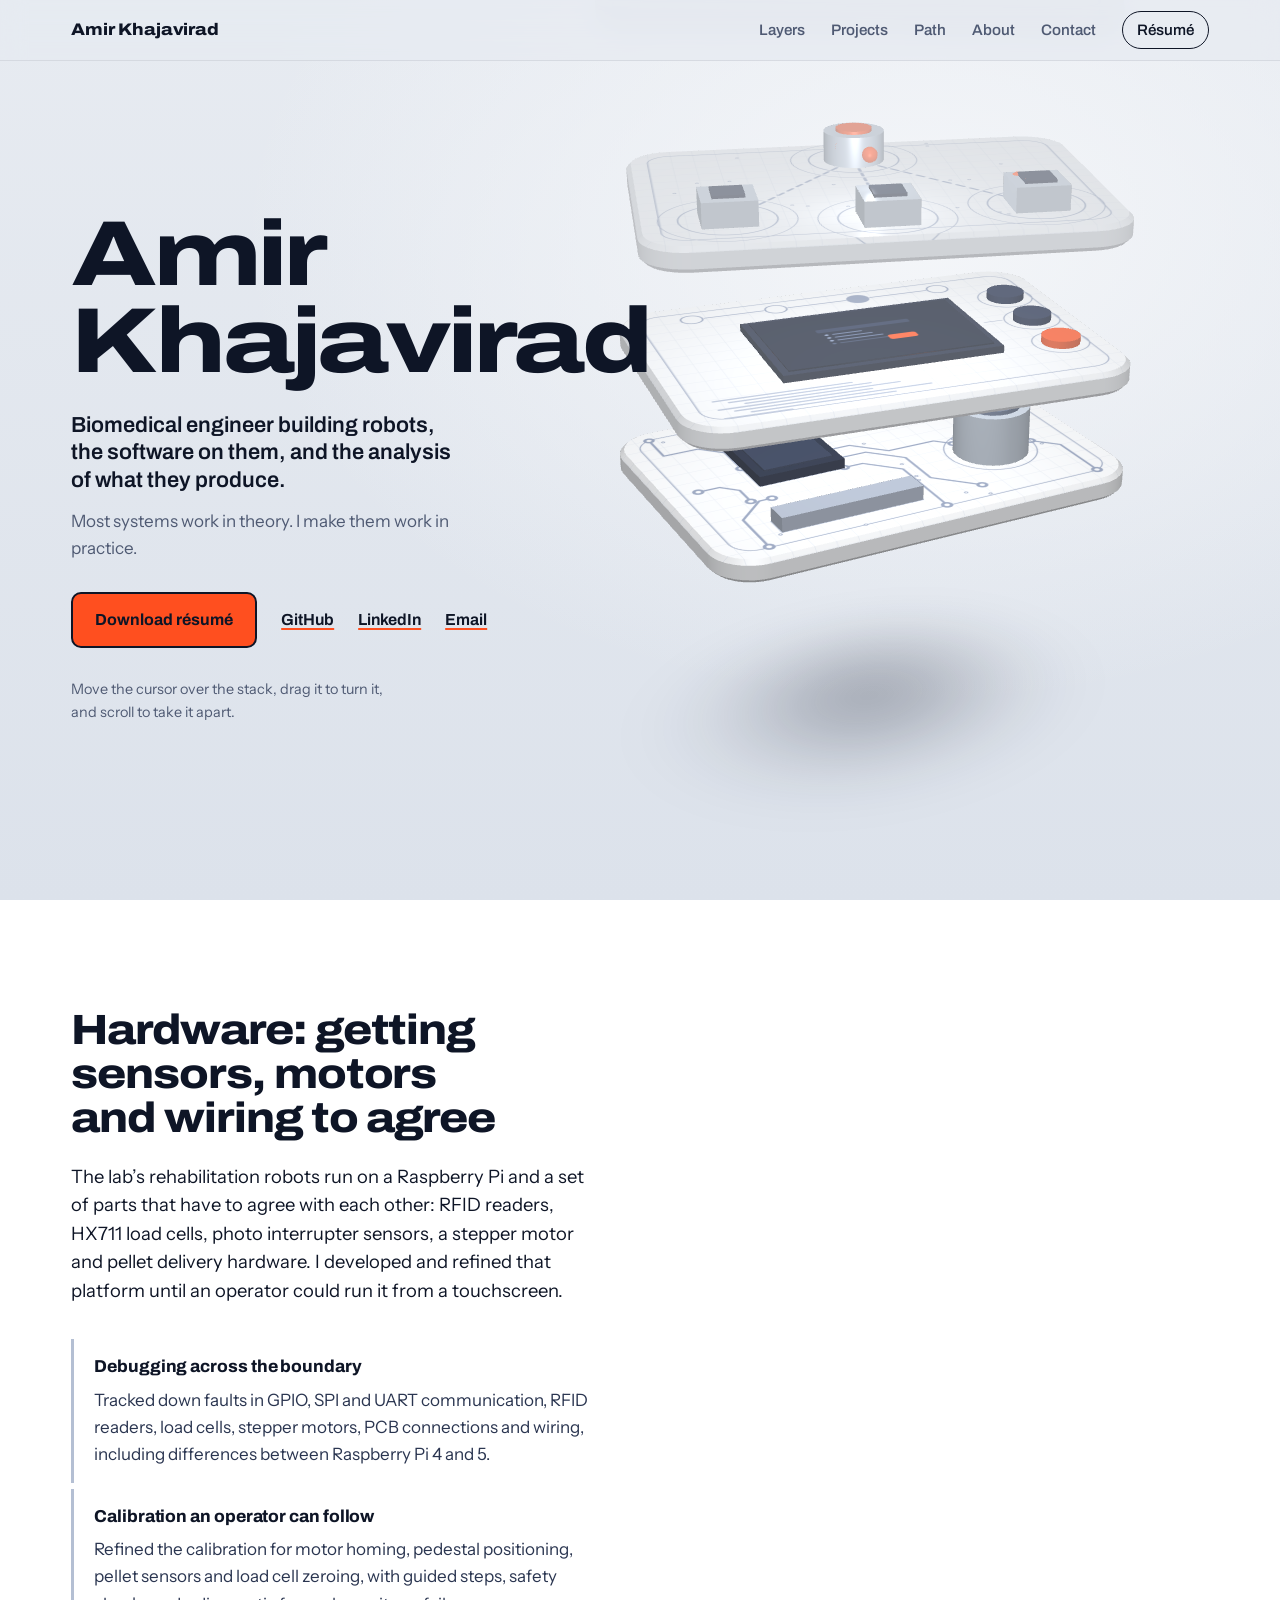
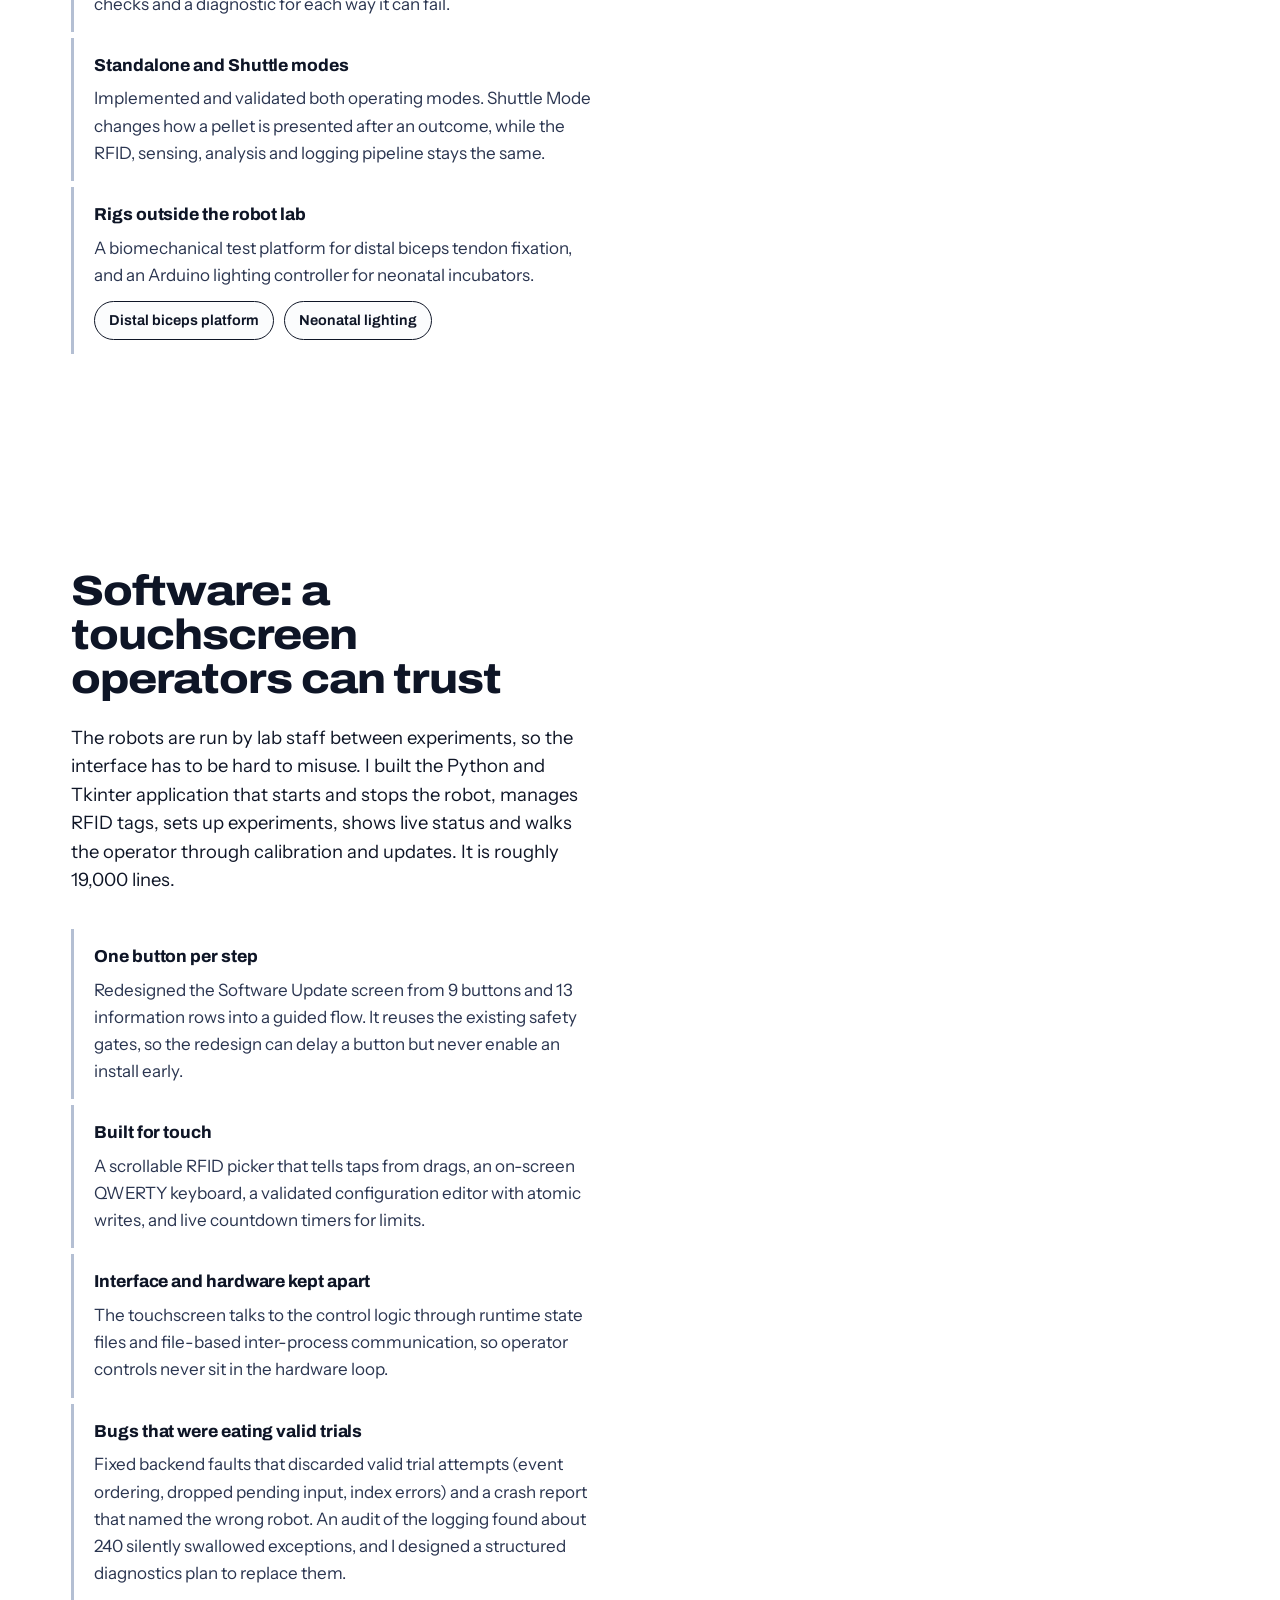
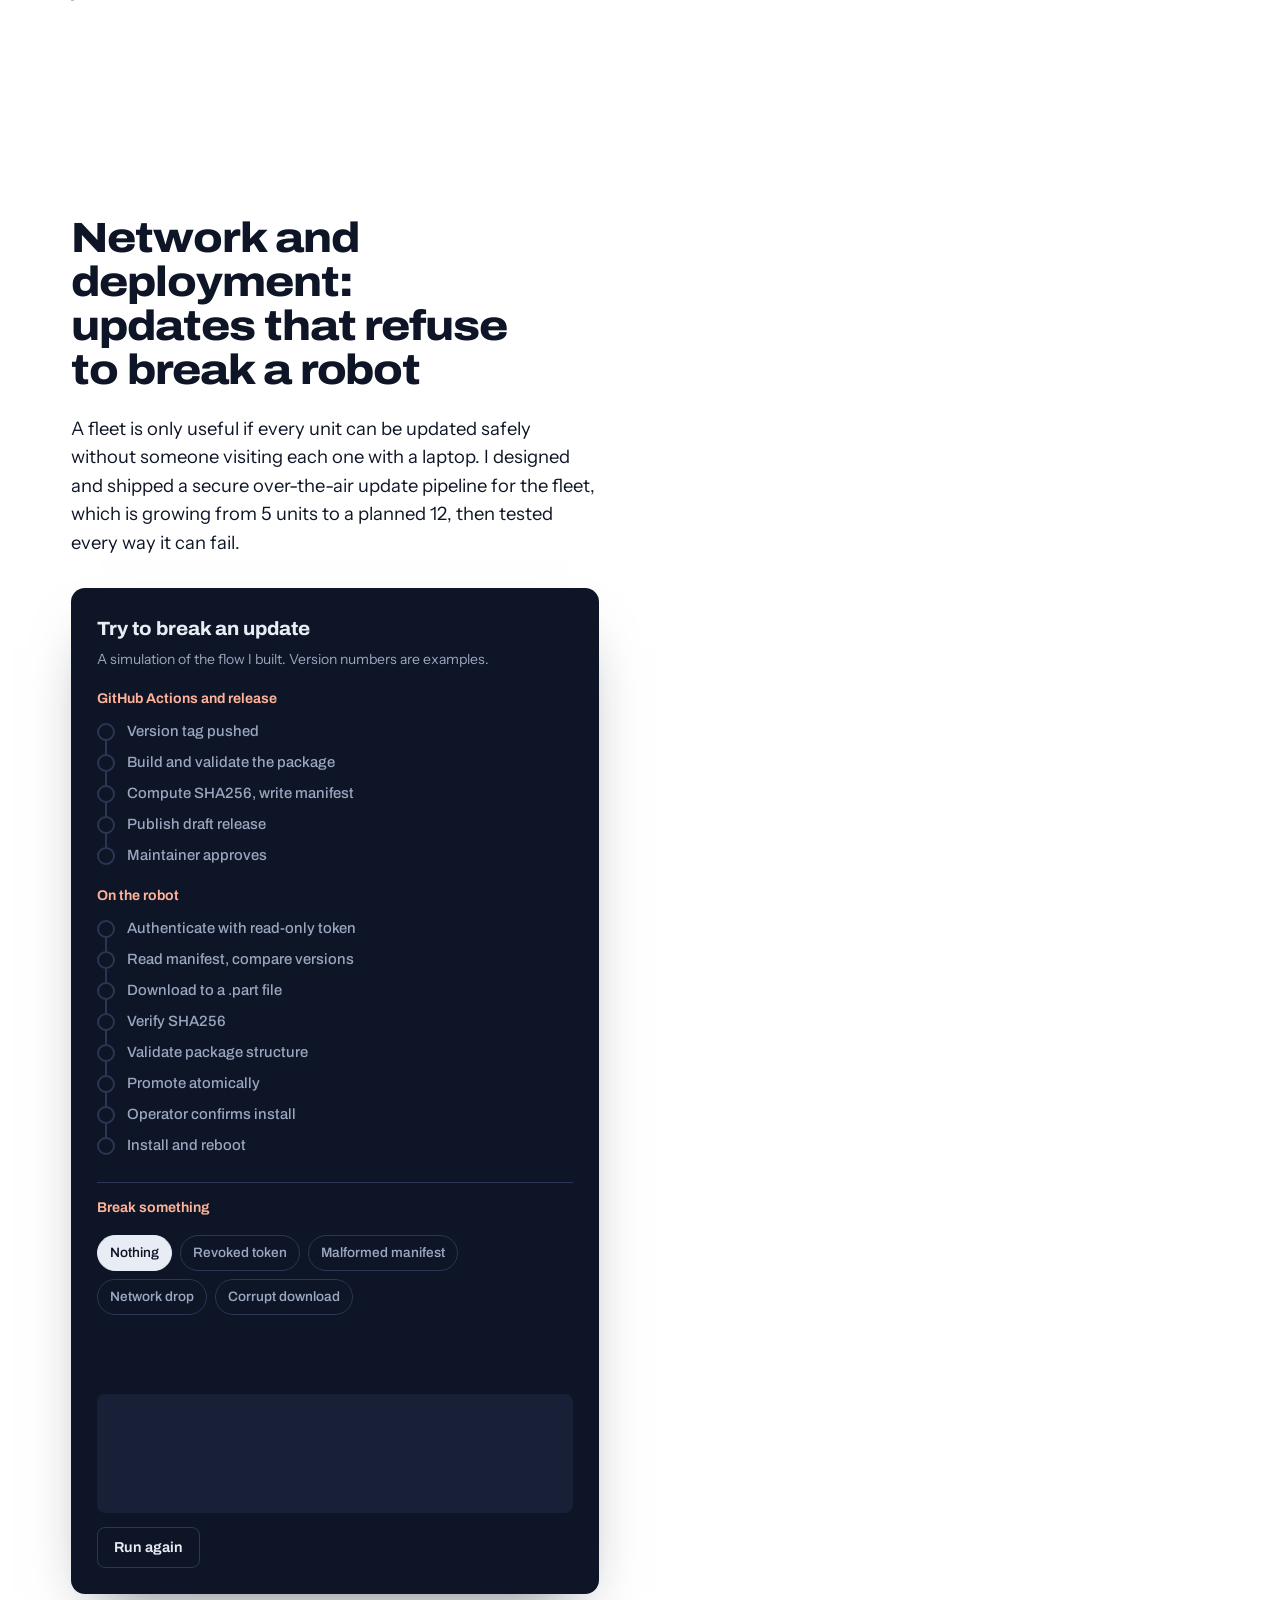
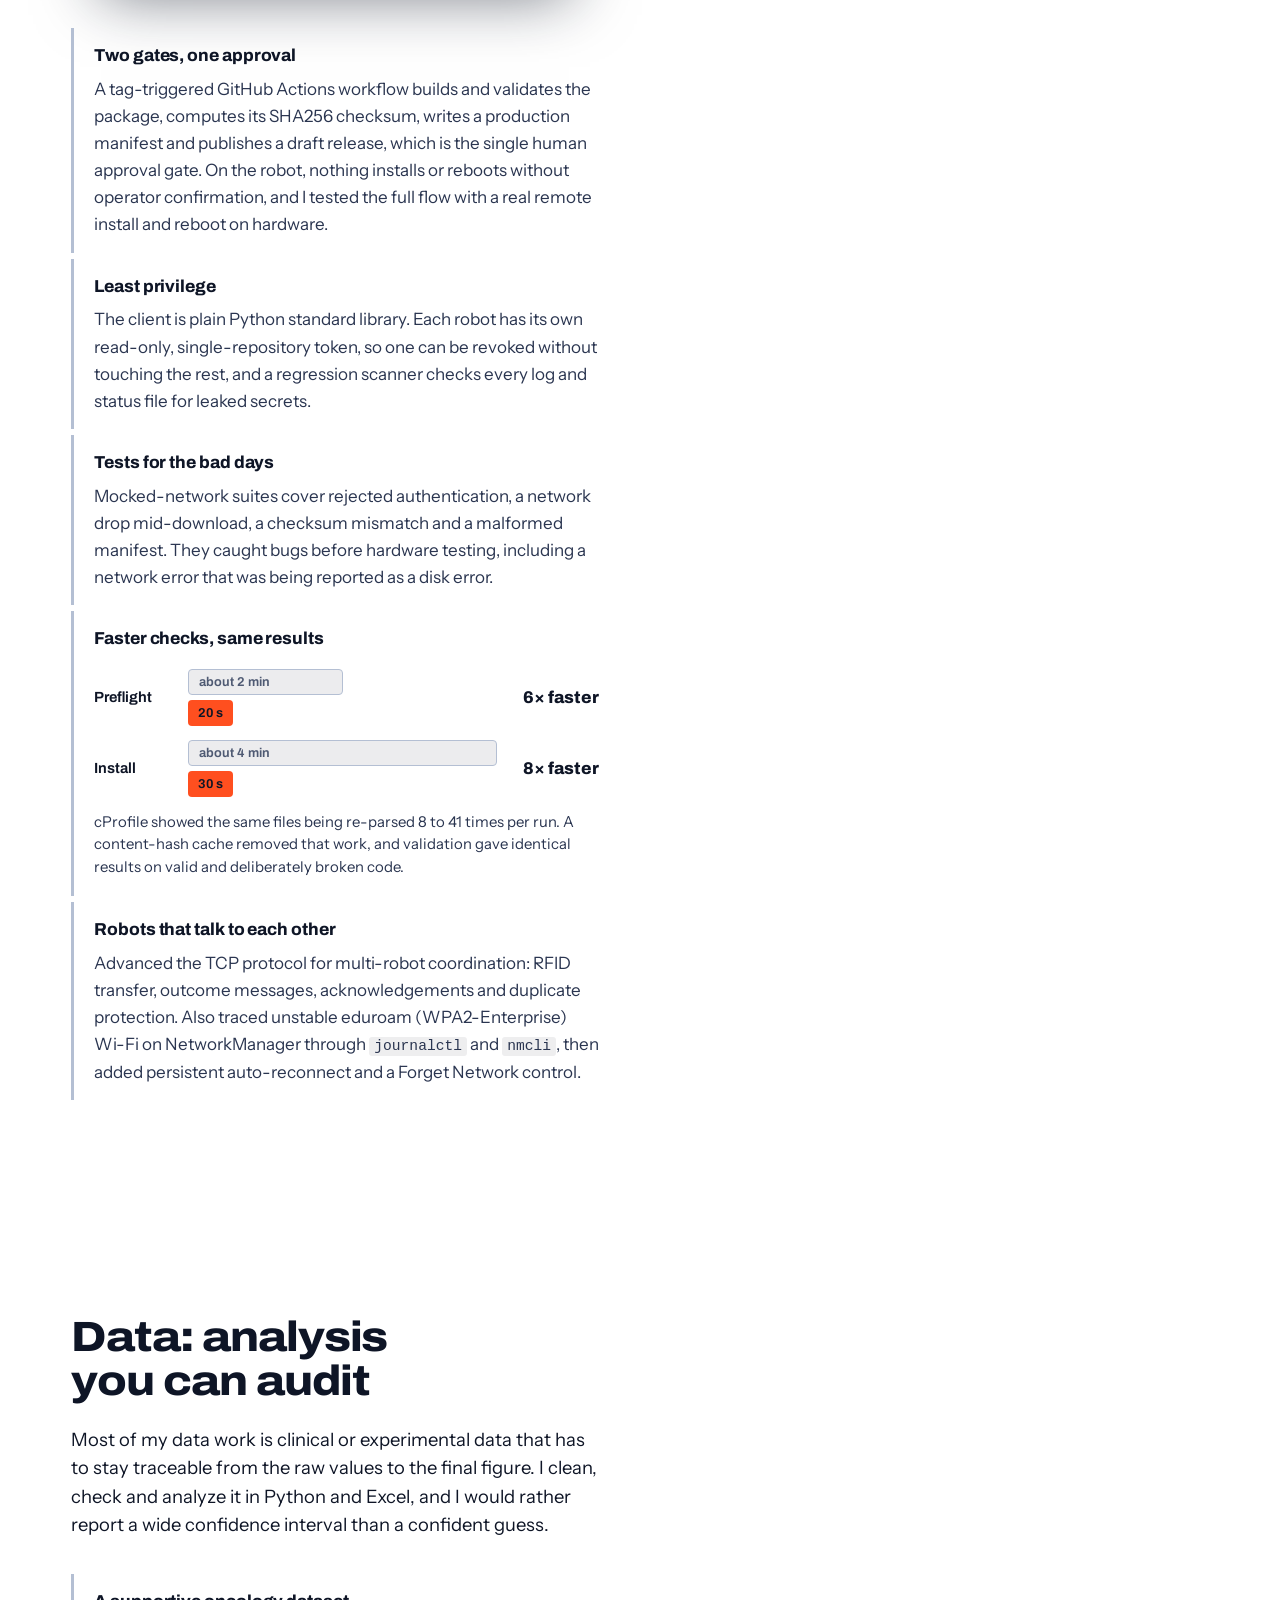
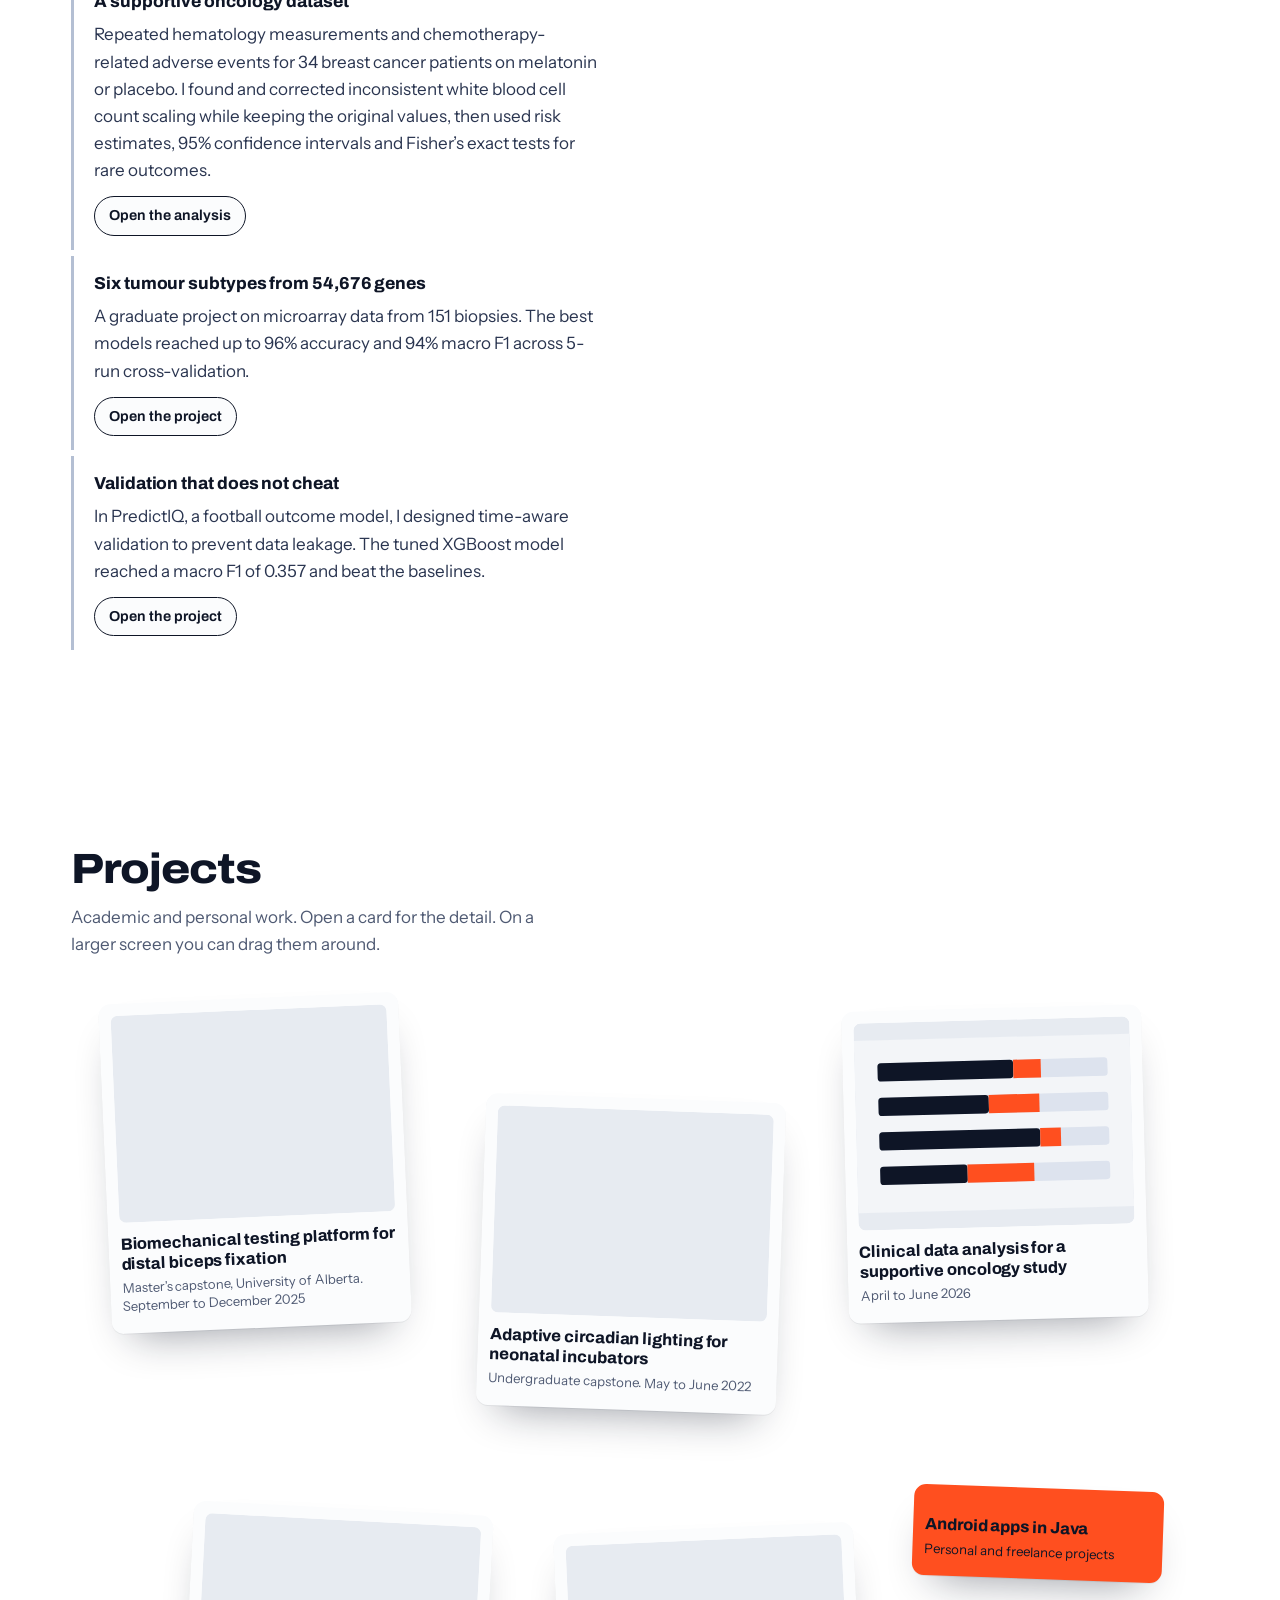
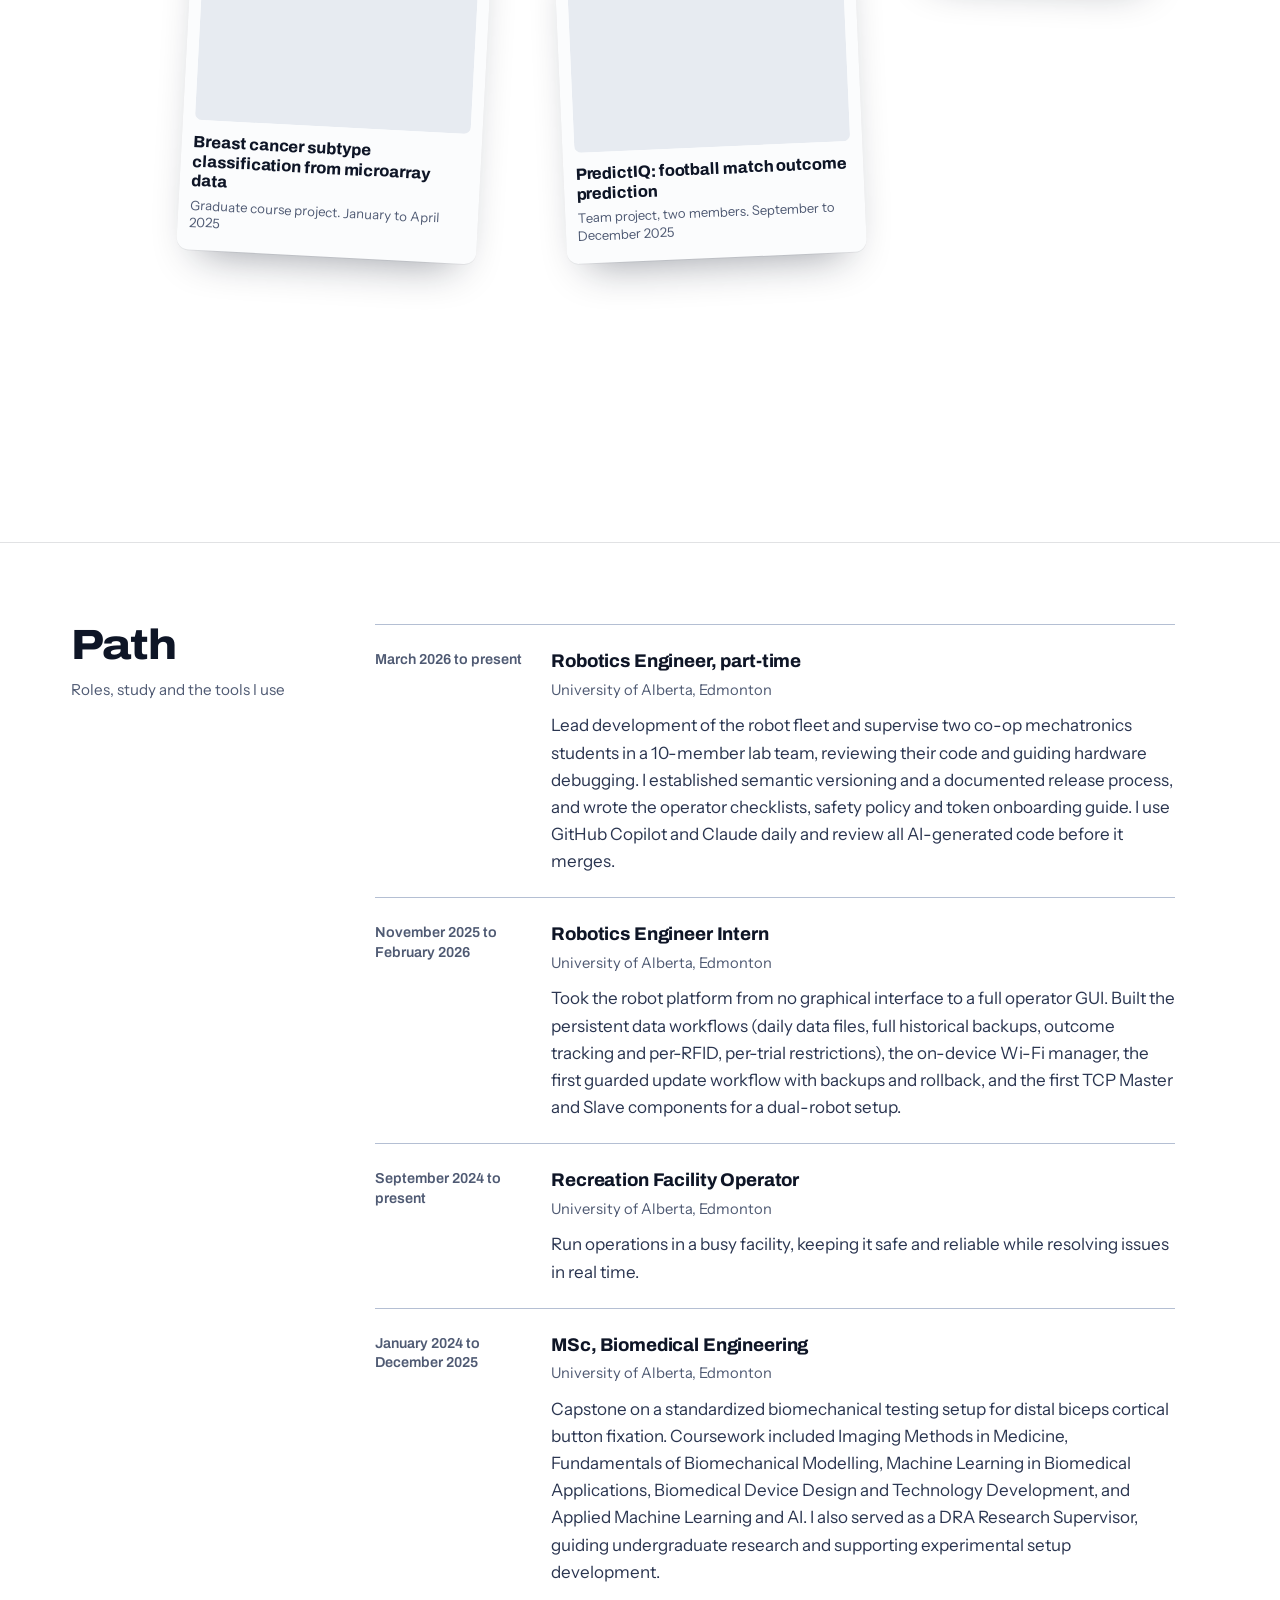
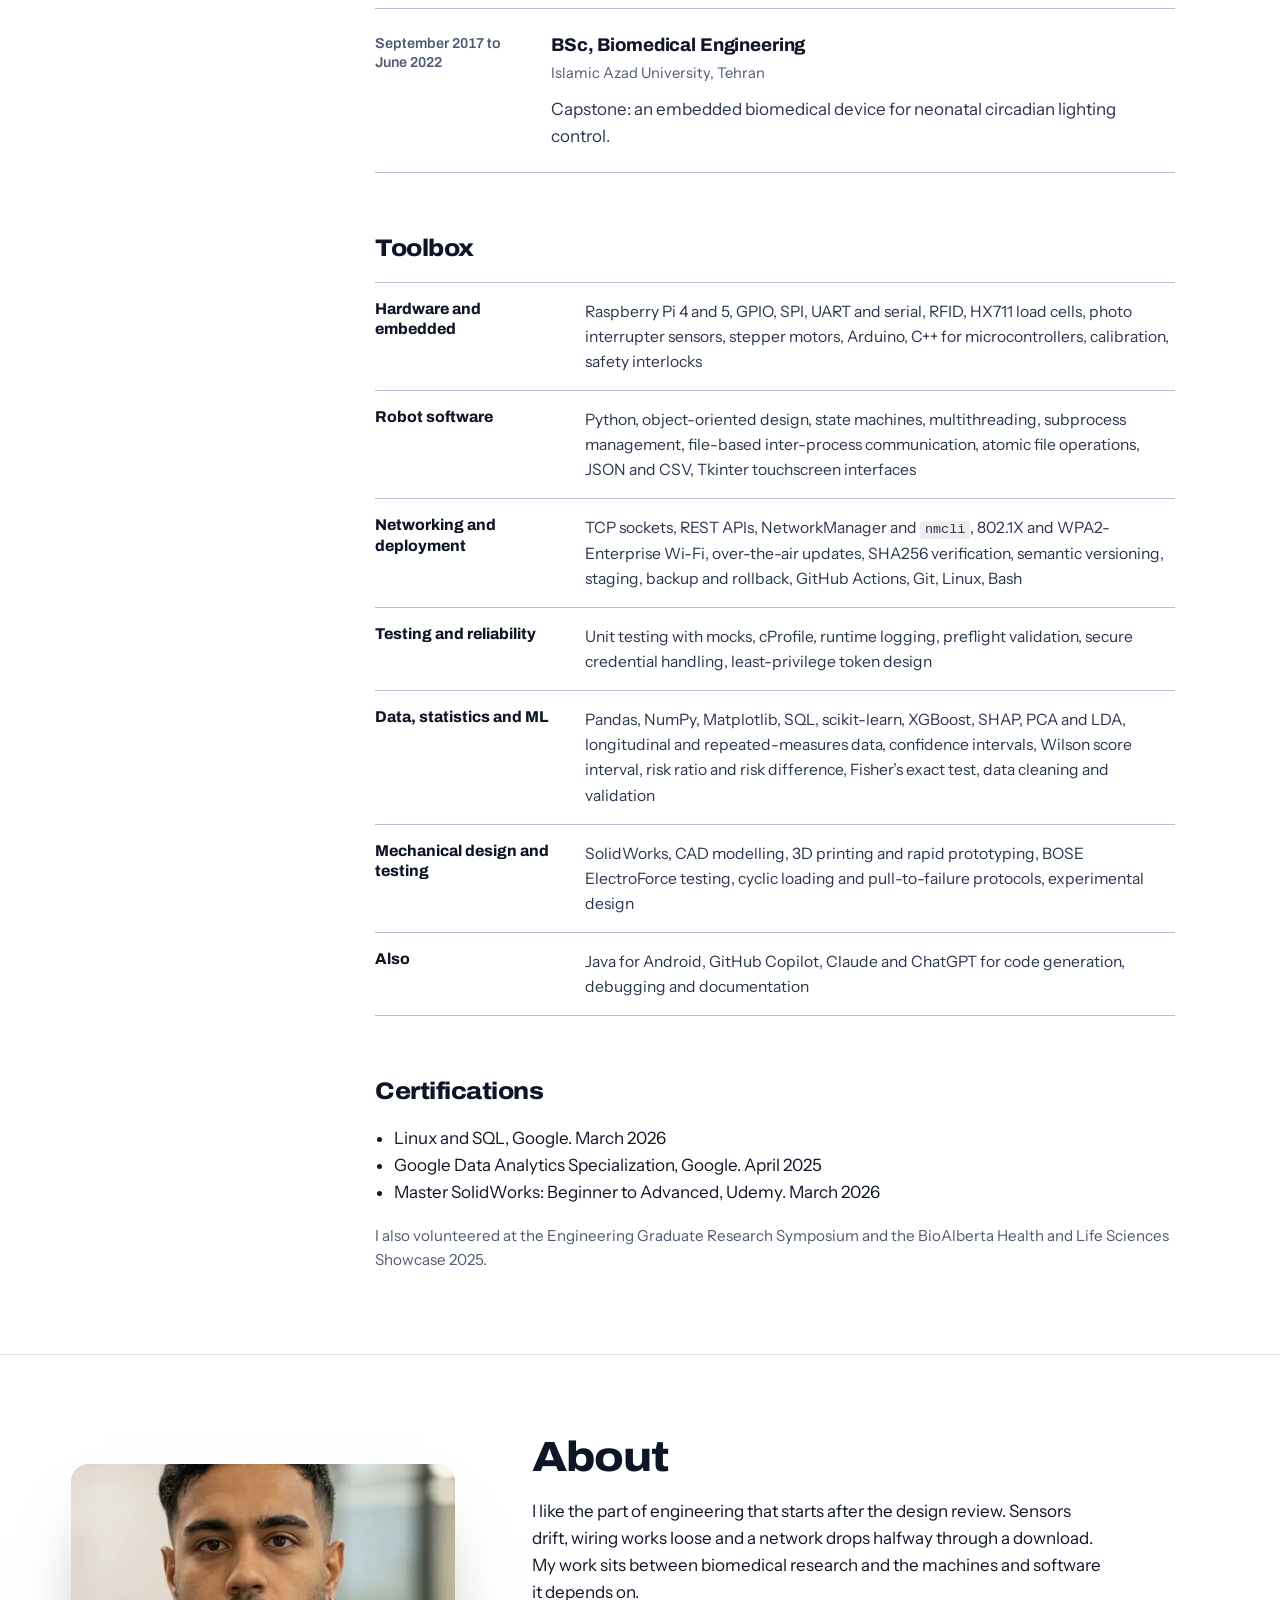
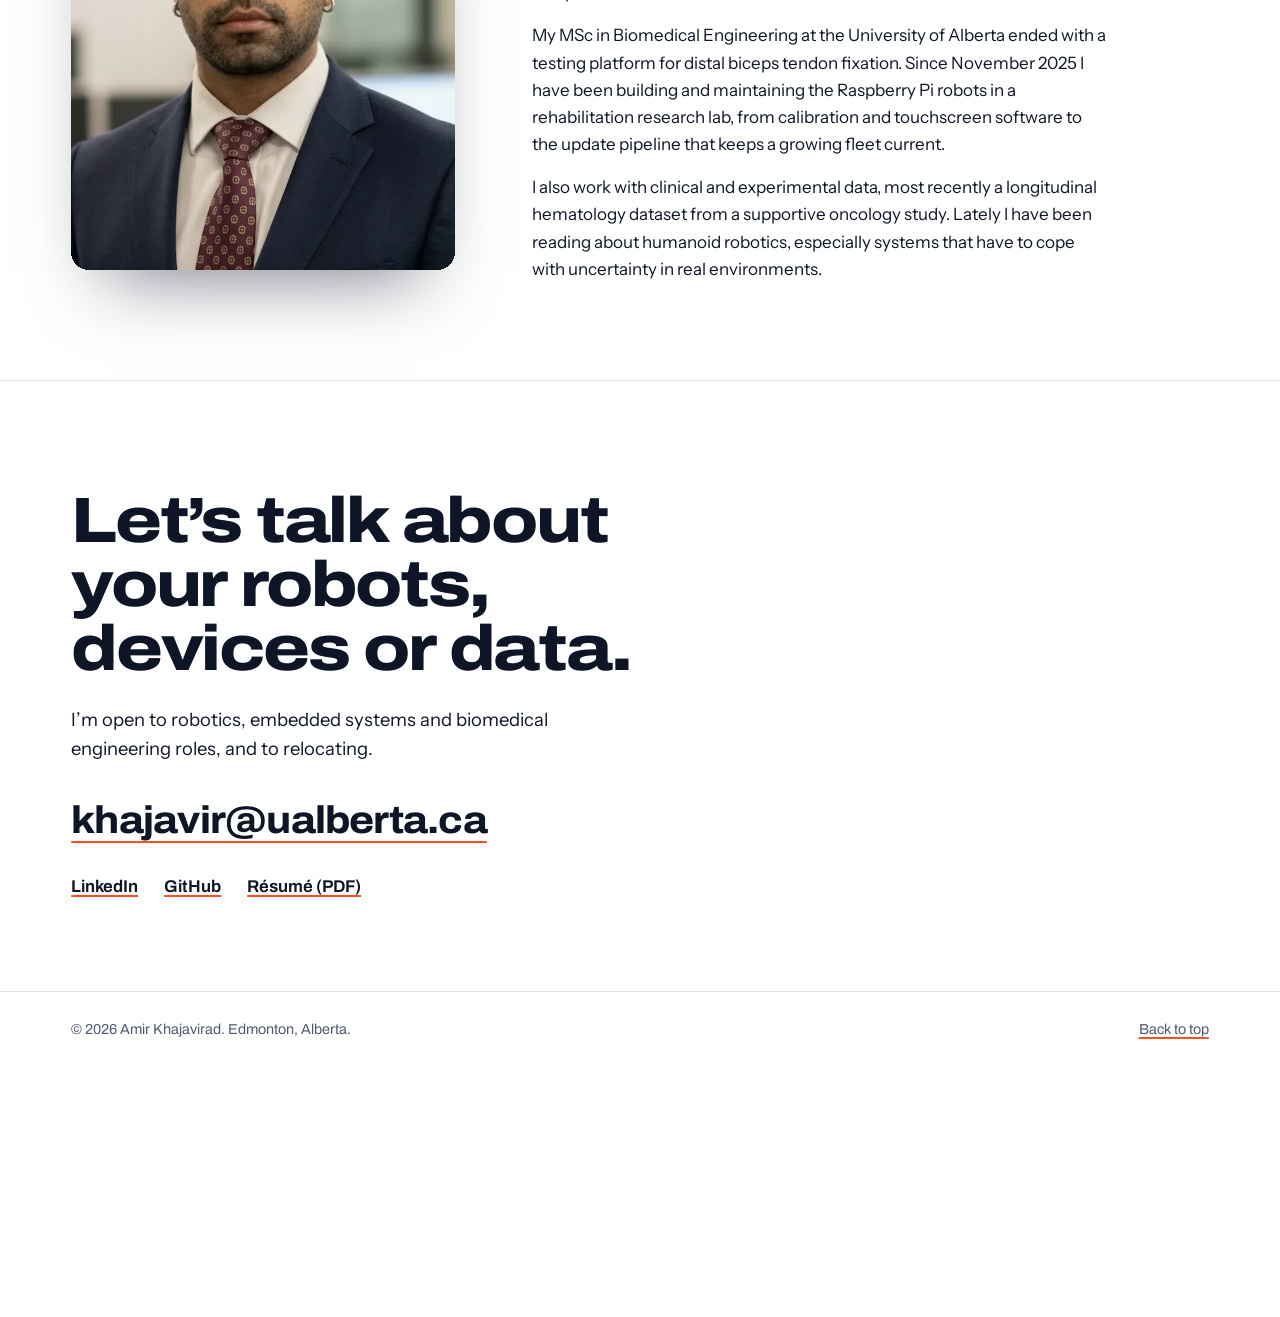
<file: about.html>
<!DOCTYPE html>
<html lang="en-CA">
<head>
<meta charset="utf-8">
<title>Amir Khajavirad</title>
<meta http-equiv="refresh" content="0; url=index.html#about">
<link rel="canonical" href="https://amirkhajavirad.github.io/#about">
<meta name="robots" content="noindex">
</head>
<body>
<p>This page moved. <a href="index.html#about">Continue to the portfolio.</a></p>
</body>
</html>
</file>
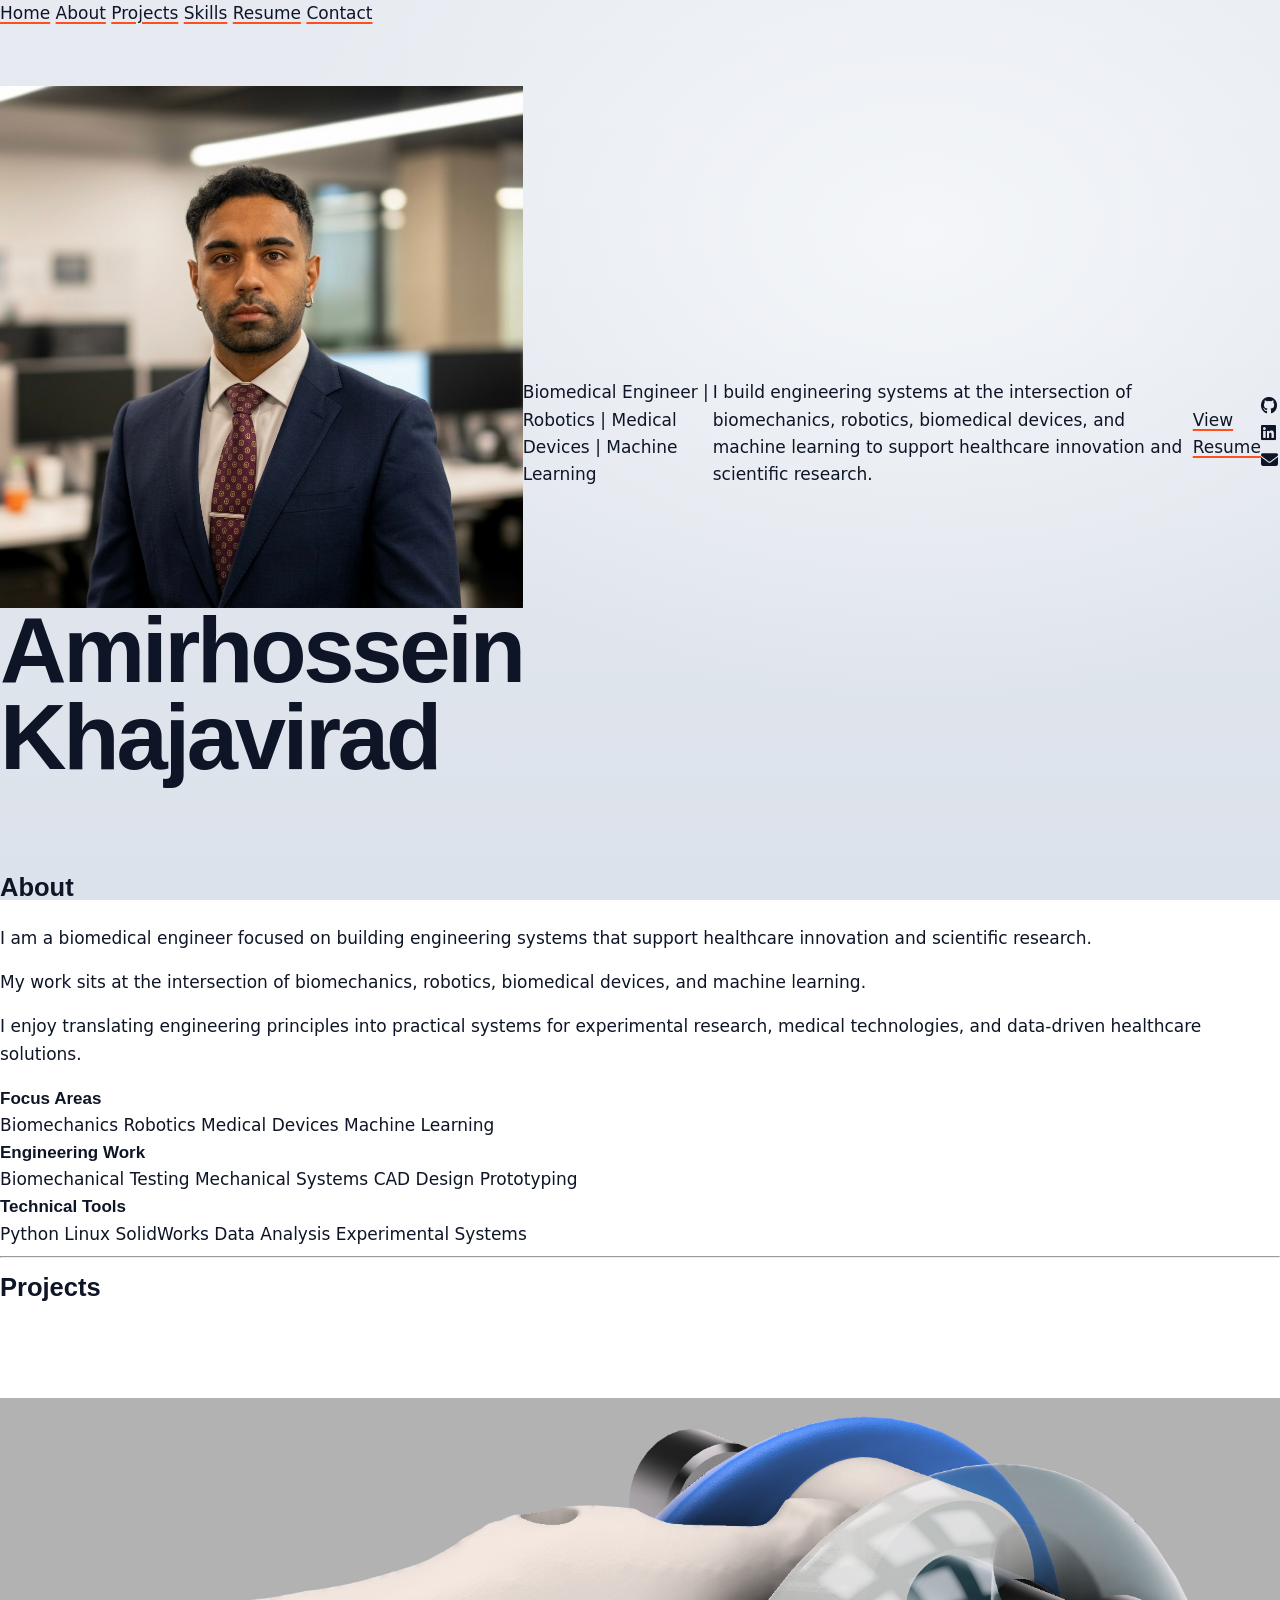
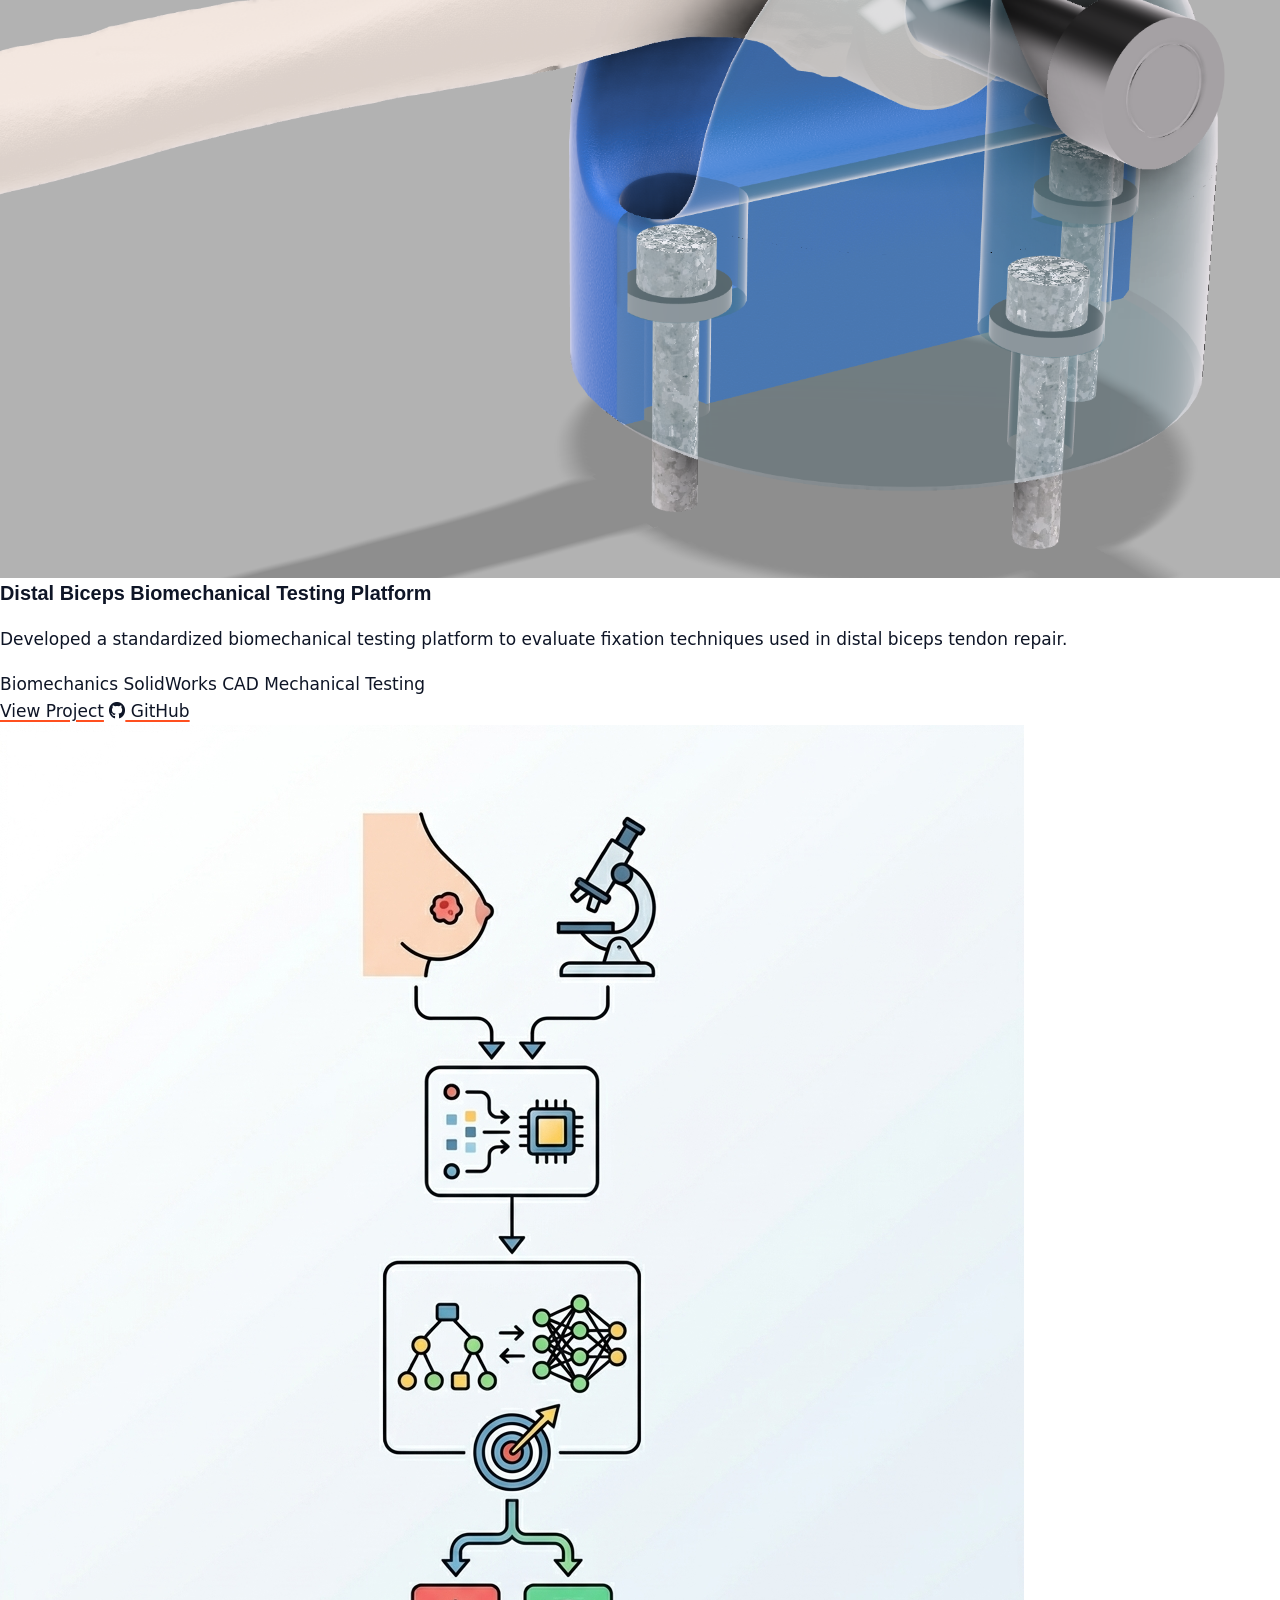
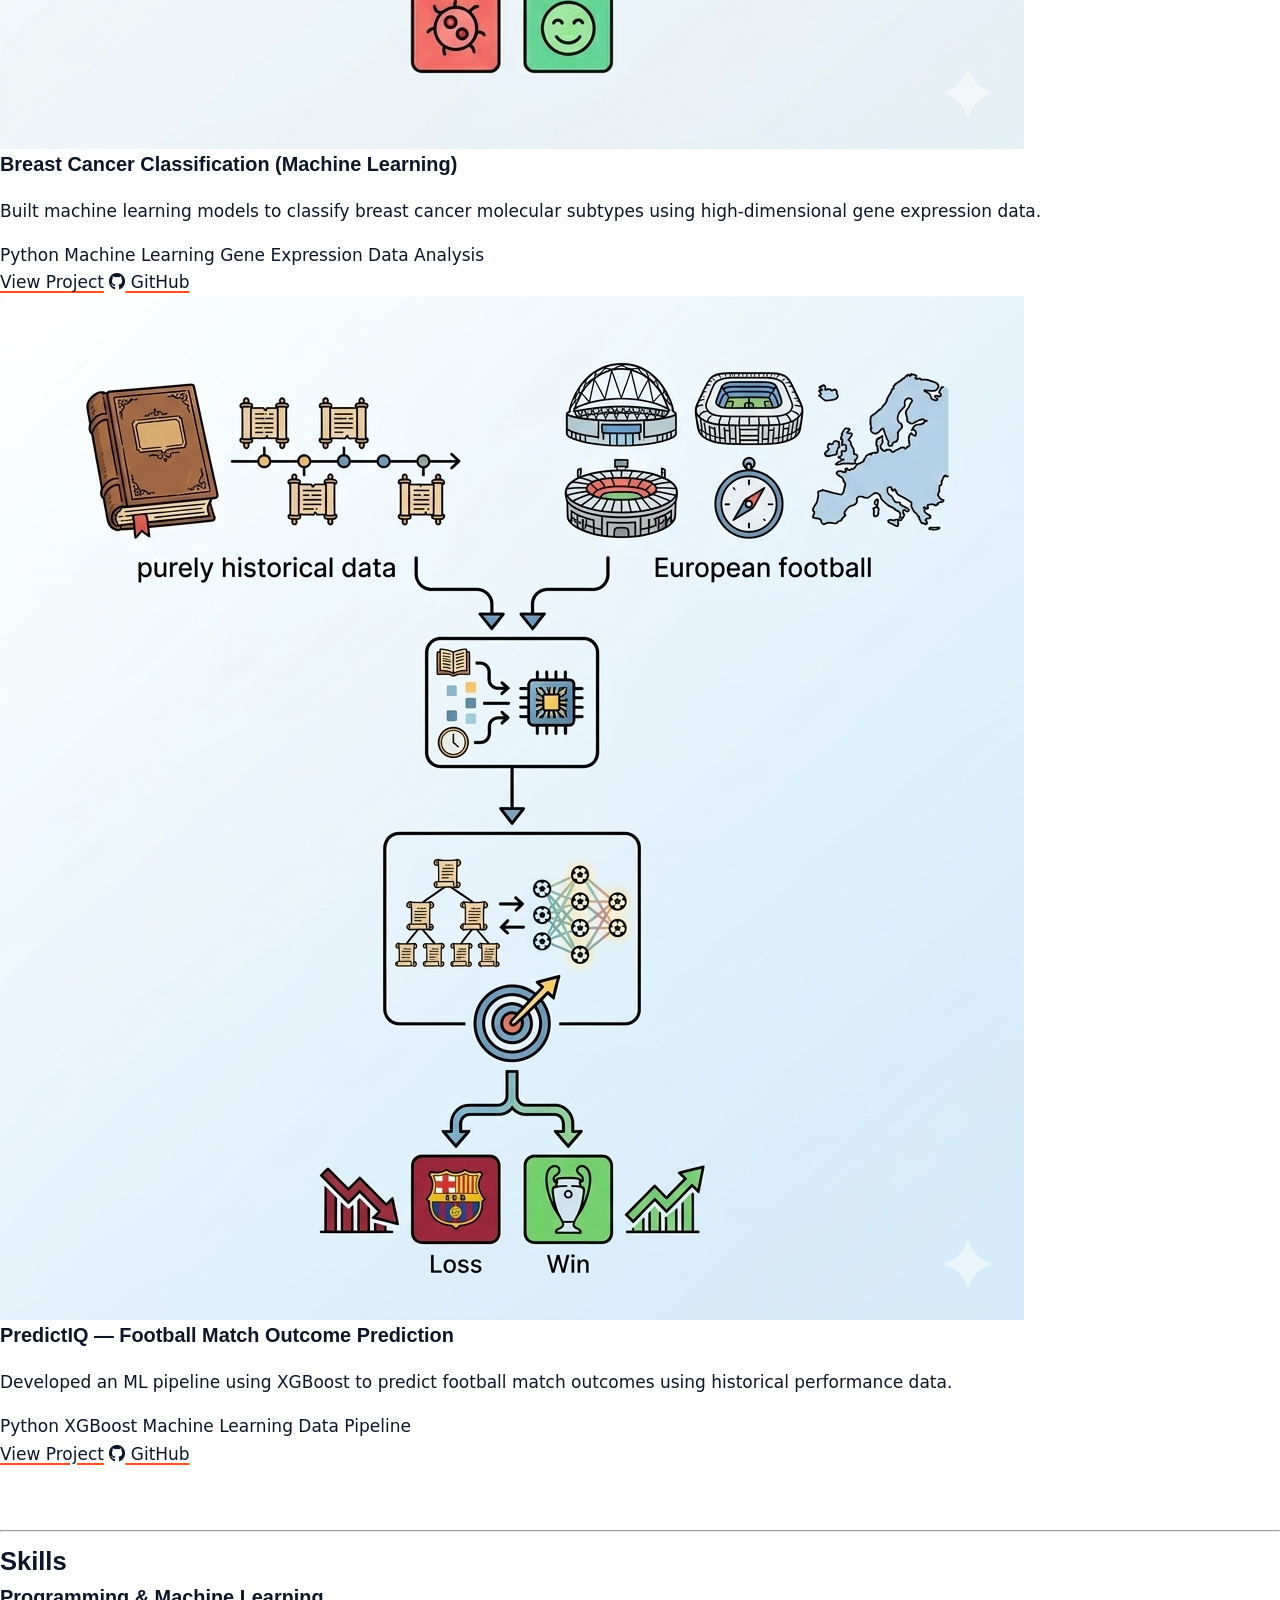
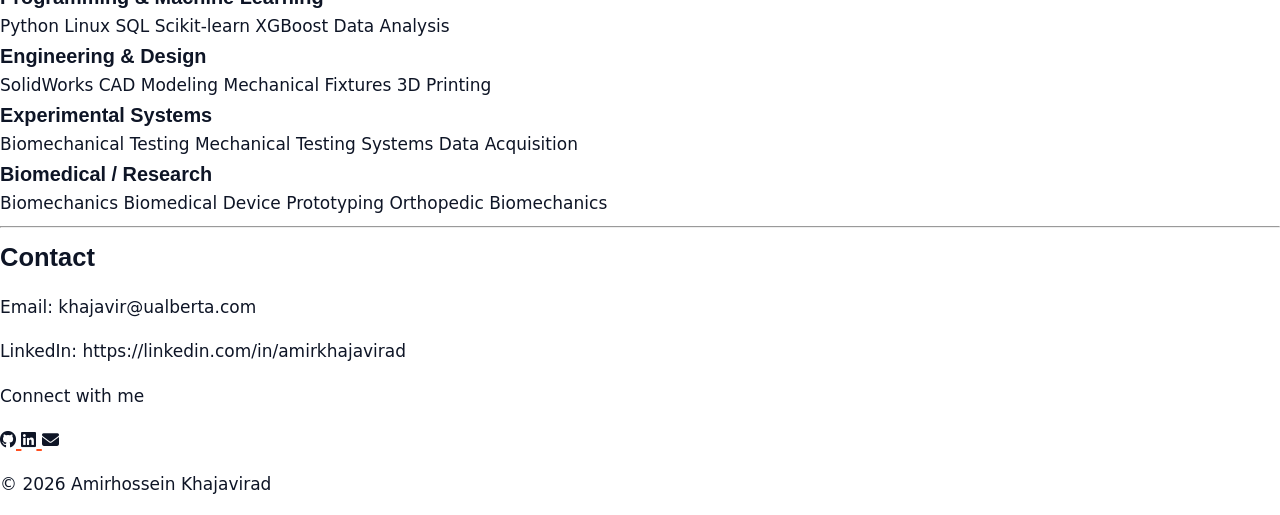
<file: all.html>
<!DOCTYPE html>
<html>

<head>

<title>Amirhossein Khajavirad</title>

<link rel="preconnect" href="https://fonts.googleapis.com">
<link rel="preconnect" href="https://fonts.gstatic.com" crossorigin>

<link href="https://fonts.googleapis.com/css2?family=Inter:wght@300;400;500;600&display=swap" rel="stylesheet">

<link rel="stylesheet" href="https://cdnjs.cloudflare.com/ajax/libs/font-awesome/6.5.0/css/all.min.css">

<link rel="stylesheet" href="style.css">

</head>


<body>

<div class="container">

<div class="nav-container">

<nav>
<a href="index.html">Home</a>
<a href="about.html">About</a>
<a href="projects.html">Projects</a>
<a href="skills.html">Skills</a>
<a href="files/resume.pdf" target="_blank">Resume</a>
<a href="contact.html">Contact</a>
</nav>

</div>

<section class="hero">

<div class="hero-top">

<img src="images/profile.PNG" alt="Amirhossein Khajavirad" class="profile-photo">

<h1 class="hero-name">
<span>Amirhossein</span>
<span>Khajavirad</span>
</h1>

</div>

<p class="subtitle">
Biomedical Engineer | Robotics | Medical Devices | Machine Learning
</p>

<p class="hero-intro">
I build engineering systems at the intersection of biomechanics, robotics, biomedical devices, and machine learning to support healthcare innovation and scientific research.
</p>

<a class="resume-button" href="files/resume.pdf" target="_blank">View Resume</a>

<div class="hero-social">

<a href="https://github.com/Amirkhajavirad" target="_blank">
<i class="fa-brands fa-github"></i>
</a>

<a href="https://linkedin.com/in/amirkhajavirad" target="_blank">
<i class="fa-brands fa-linkedin"></i>
</a>

<a href="mailto:khajavir@ualberta.ca">
<i class="fa-solid fa-envelope"></i>
</a>

</div>

</section>

<h2 id="about">About</h2>

<div class="about-container">

<div class="about-text">

<p>
I am a biomedical engineer focused on building engineering systems that support healthcare innovation and scientific research.
</p>

<p>
My work sits at the intersection of biomechanics, robotics, biomedical devices, and machine learning.
</p>

<p>
I enjoy translating engineering principles into practical systems for experimental research, medical technologies, and data-driven healthcare solutions.
</p>

</div>

<div class="about-highlights">

<div class="about-box">

<h4>Focus Areas</h4>

<div class="about-tags">
<span>Biomechanics</span>
<span>Robotics</span>
<span>Medical Devices</span>
<span>Machine Learning</span>
</div>

</div>

<div class="about-box">

<h4>Engineering Work</h4>

<div class="about-tags">
<span>Biomechanical Testing</span>
<span>Mechanical Systems</span>
<span>CAD Design</span>
<span>Prototyping</span>
</div>

</div>

<div class="about-box">

<h4>Technical Tools</h4>

<div class="about-tags">
<span>Python</span>
<span>Linux</span>
<span>SolidWorks</span>
<span>Data Analysis</span>
<span>Experimental Systems</span>
</div>

</div>

</div>

</div>

<hr>

<h2 id="projects">Projects</h2>

<div class="projects">

<div class="project-card">

<img src="images/distal-biceps-project.png" alt="Distal Biceps Project">

<h3>Distal Biceps Biomechanical Testing Platform</h3>

<p>
Developed a standardized biomechanical testing platform to evaluate fixation techniques used in distal biceps tendon repair.
</p>

<div class="project-tags">
<span>Biomechanics</span>
<span>SolidWorks</span>
<span>CAD</span>
<span>Mechanical Testing</span>
</div>

<div class="project-buttons">

<a href="#">View Project</a>

<a href="#" class="github-btn">
<i class="fa-brands fa-github"></i> GitHub
</a>

</div>

</div>

<div class="project-card">

<img src="images/breast-cancer-ml.png" alt="Breast Cancer ML Project">

<h3>Breast Cancer Classification (Machine Learning)</h3>

<p>
Built machine learning models to classify breast cancer molecular subtypes using high-dimensional gene expression data.
</p>

<div class="project-tags">
<span>Python</span>
<span>Machine Learning</span>
<span>Gene Expression</span>
<span>Data Analysis</span>
</div>

<div class="project-buttons">

<a href="#">View Project</a>

<a href="#" class="github-btn">
<i class="fa-brands fa-github"></i> GitHub
</a>

</div>

</div>

<div class="project-card">

<img src="images/predictiq.png" alt="PredictIQ Project">

<h3>PredictIQ — Football Match Outcome Prediction</h3>

<p>
Developed an ML pipeline using XGBoost to predict football match outcomes using historical performance data.
</p>

<div class="project-tags">
<span>Python</span>
<span>XGBoost</span>
<span>Machine Learning</span>
<span>Data Pipeline</span>
</div>

<div class="project-buttons">

<a href="#">View Project</a>

<a href="#" class="github-btn">
<i class="fa-brands fa-github"></i> GitHub
</a>

</div>

</div>

</div>

<hr>

<h2 id="skills">Skills</h2>

<div class="skills">

<div class="skill-card">
<h3>Programming & Machine Learning</h3>

<div class="skill-tags">
<span>Python</span>
<span>Linux</span>
<span>SQL</span>
<span>Scikit-learn</span>
<span>XGBoost</span>
<span>Data Analysis</span>
</div>

</div>

<div class="skill-card">
<h3>Engineering & Design</h3>

<div class="skill-tags">
<span>SolidWorks</span>
<span>CAD Modeling</span>
<span>Mechanical Fixtures</span>
<span>3D Printing</span>
</div>

</div>

<div class="skill-card">
<h3>Experimental Systems</h3>

<div class="skill-tags">
<span>Biomechanical Testing</span>
<span>Mechanical Testing Systems</span>
<span>Data Acquisition</span>
</div>

</div>

<div class="skill-card">
<h3>Biomedical / Research</h3>

<div class="skill-tags">
<span>Biomechanics</span>
<span>Biomedical Device Prototyping</span>
<span>Orthopedic Biomechanics</span>
</div>

</div>

</div> 

<hr>

<h2 id="contact">Contact</h2>

<p>Email: khajavir@ualberta.com</p>
<p>LinkedIn: https://linkedin.com/in/amirkhajavirad</p>

<footer class="footer">

<p>Connect with me</p>

<div class="footer-links">

<a href="https://github.com/Amirkhajavirad" target="_blank">
<i class="fa-brands fa-github"></i>
</a>

<a href="https://linkedin.com/in/amirkhajavirad" target="_blank">
<i class="fa-brands fa-linkedin"></i>
</a>

<a href="mailto:khajavir@ualberta.com">
<i class="fa-solid fa-envelope"></i>
</a>

</div>

<p class="copyright">
© 2026 Amirhossein Khajavirad
</p>

</footer>

</div>

</body>

</html>
</file>
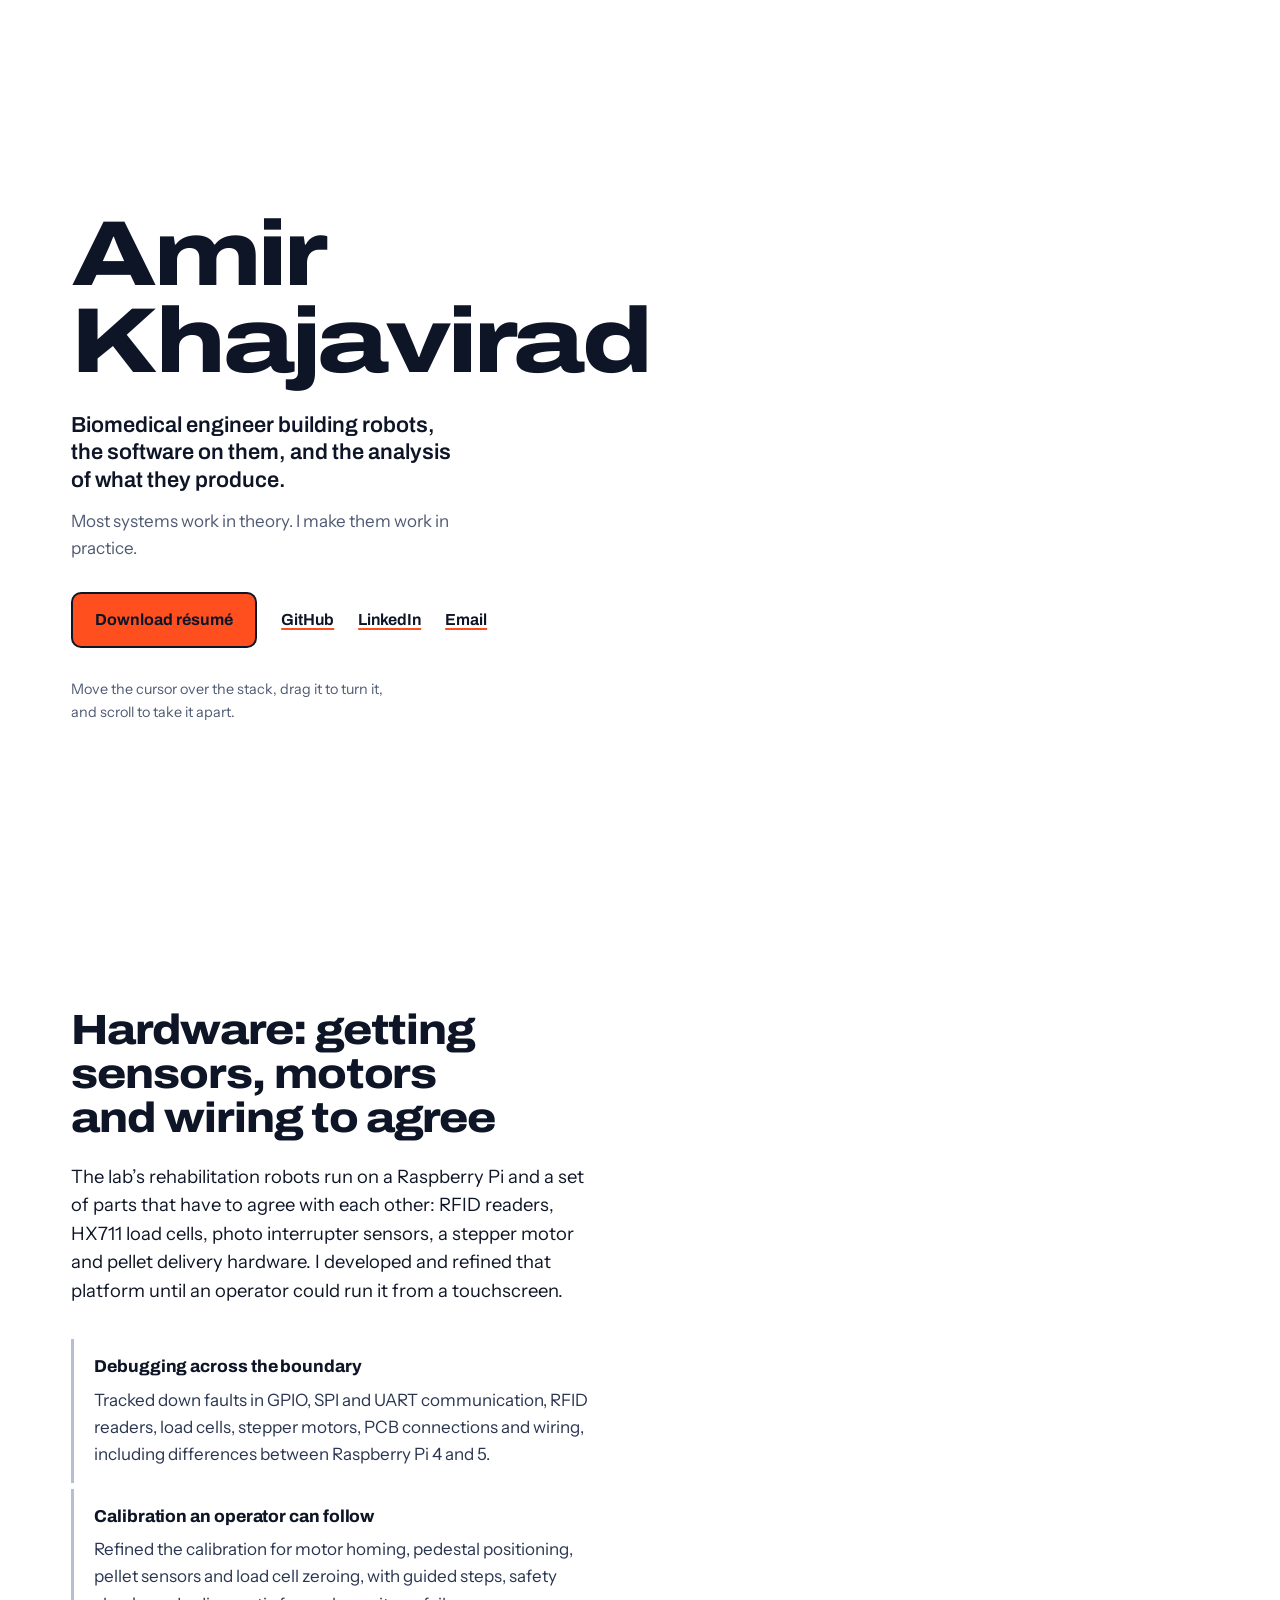
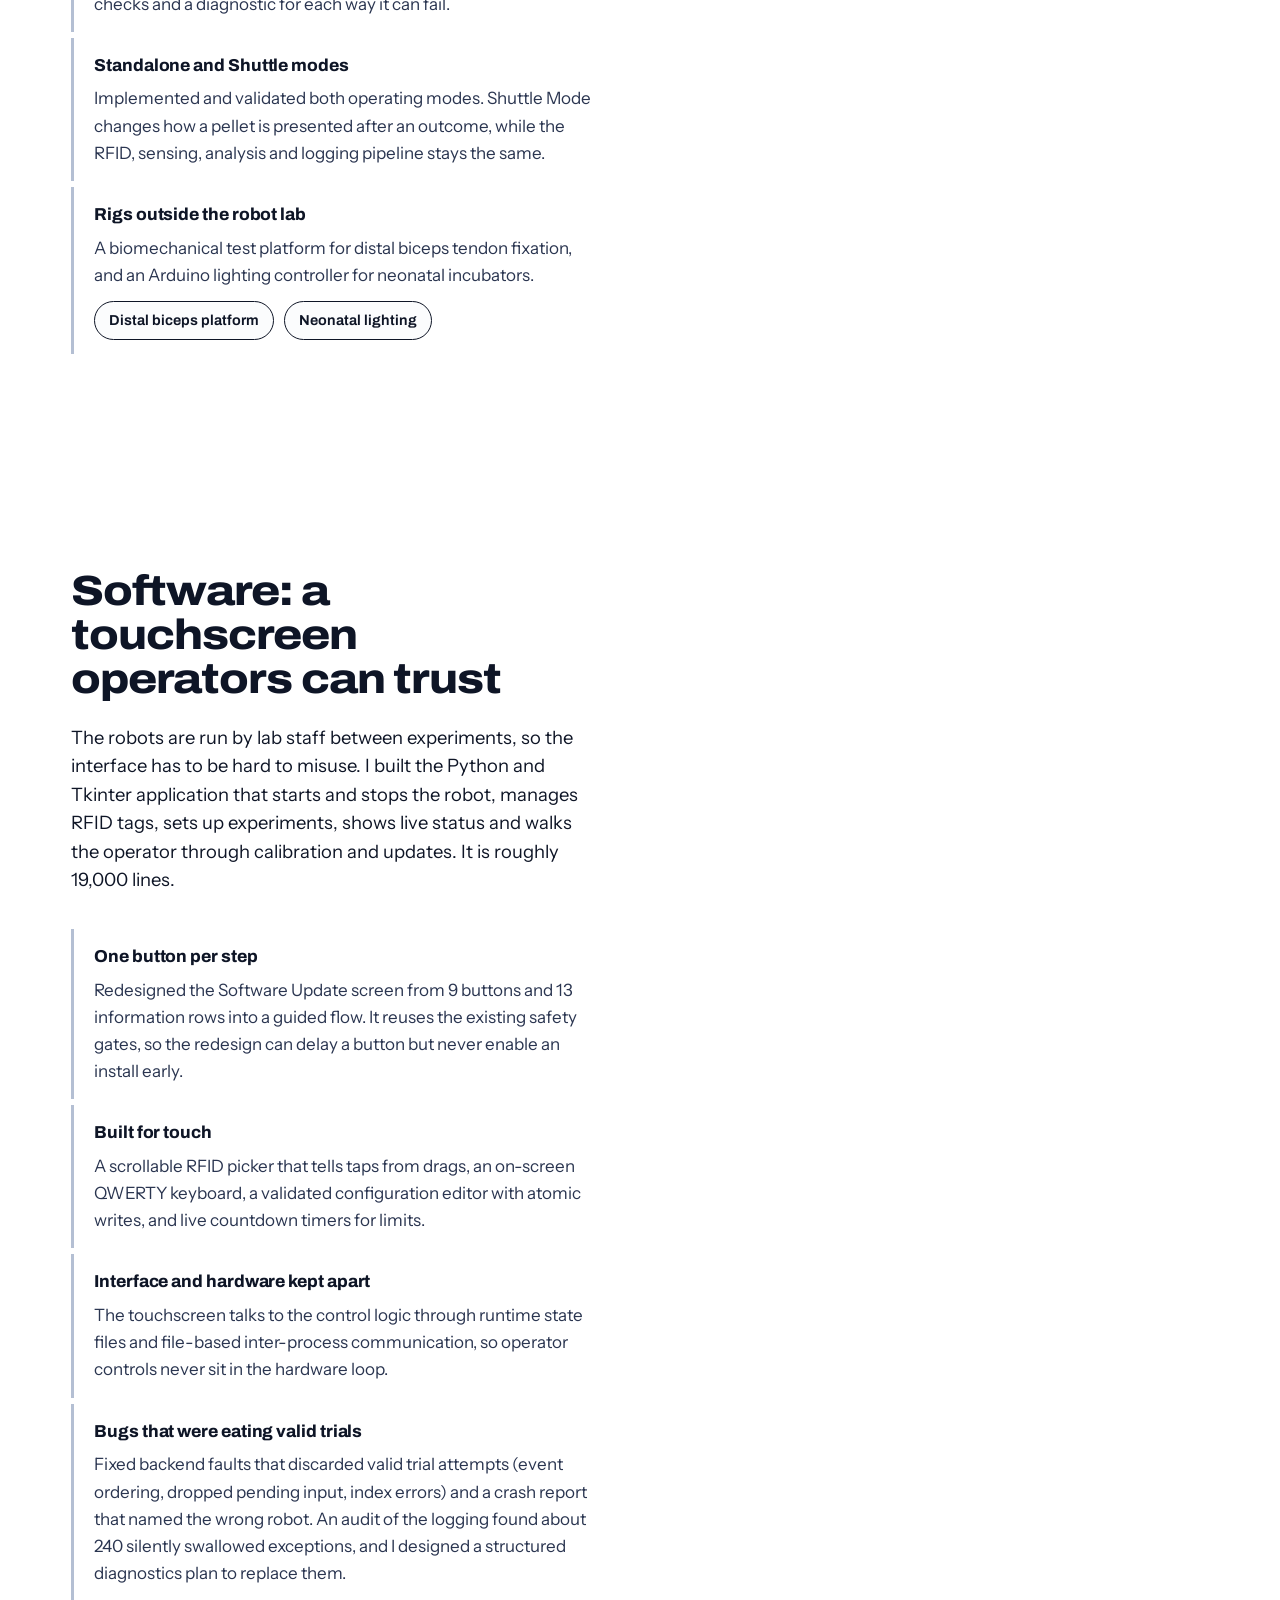
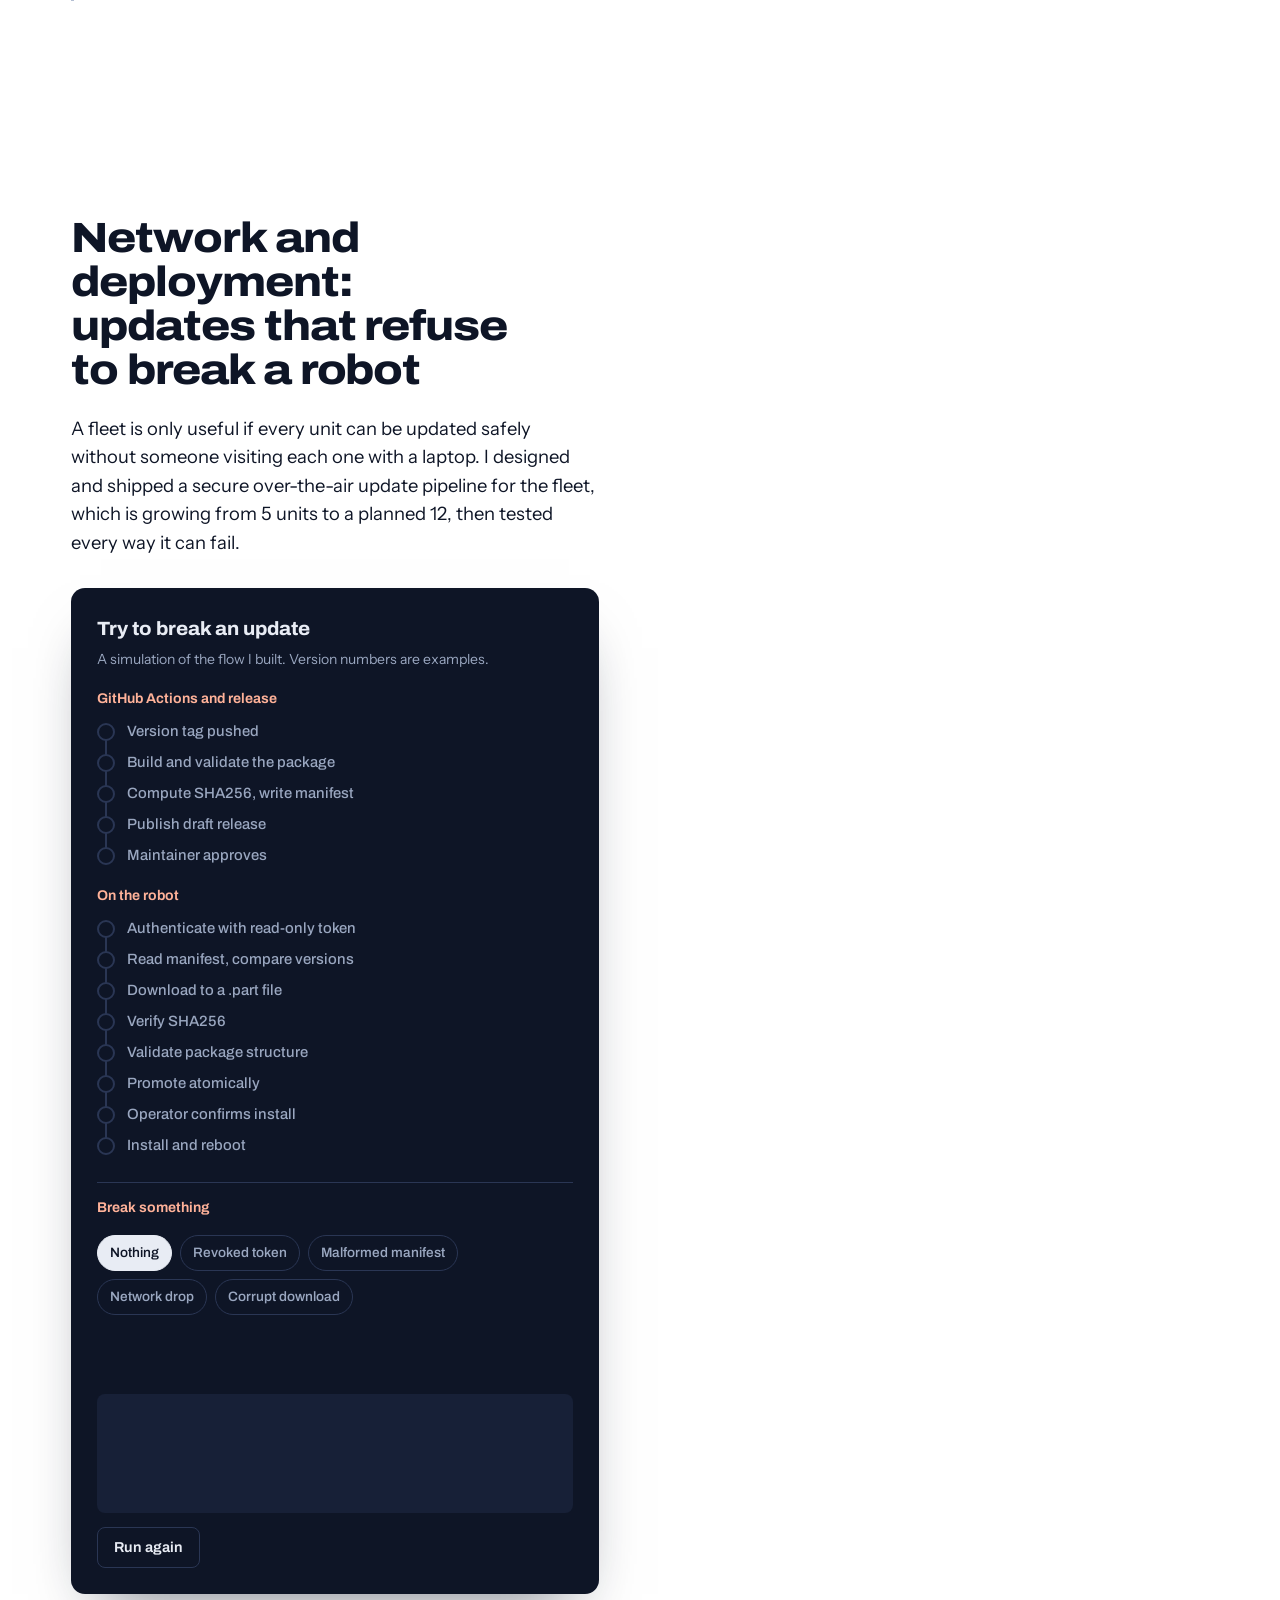
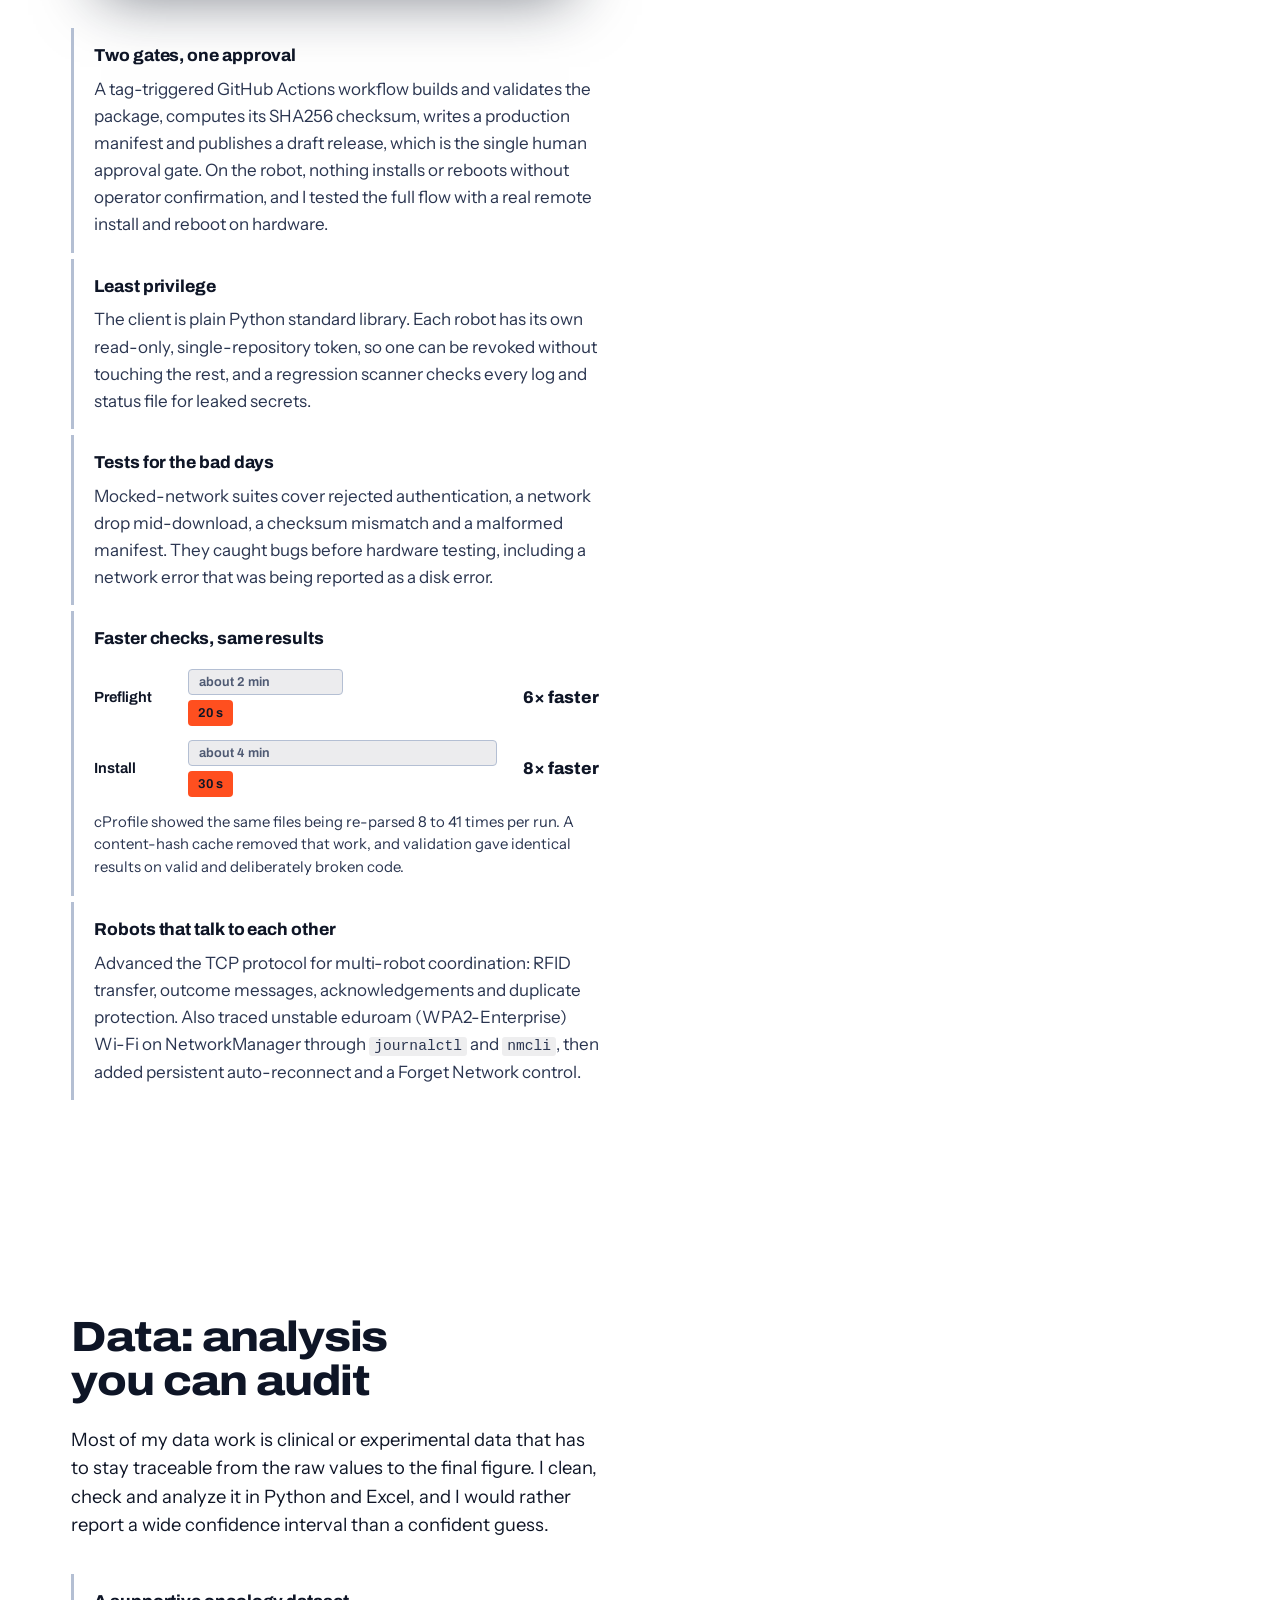
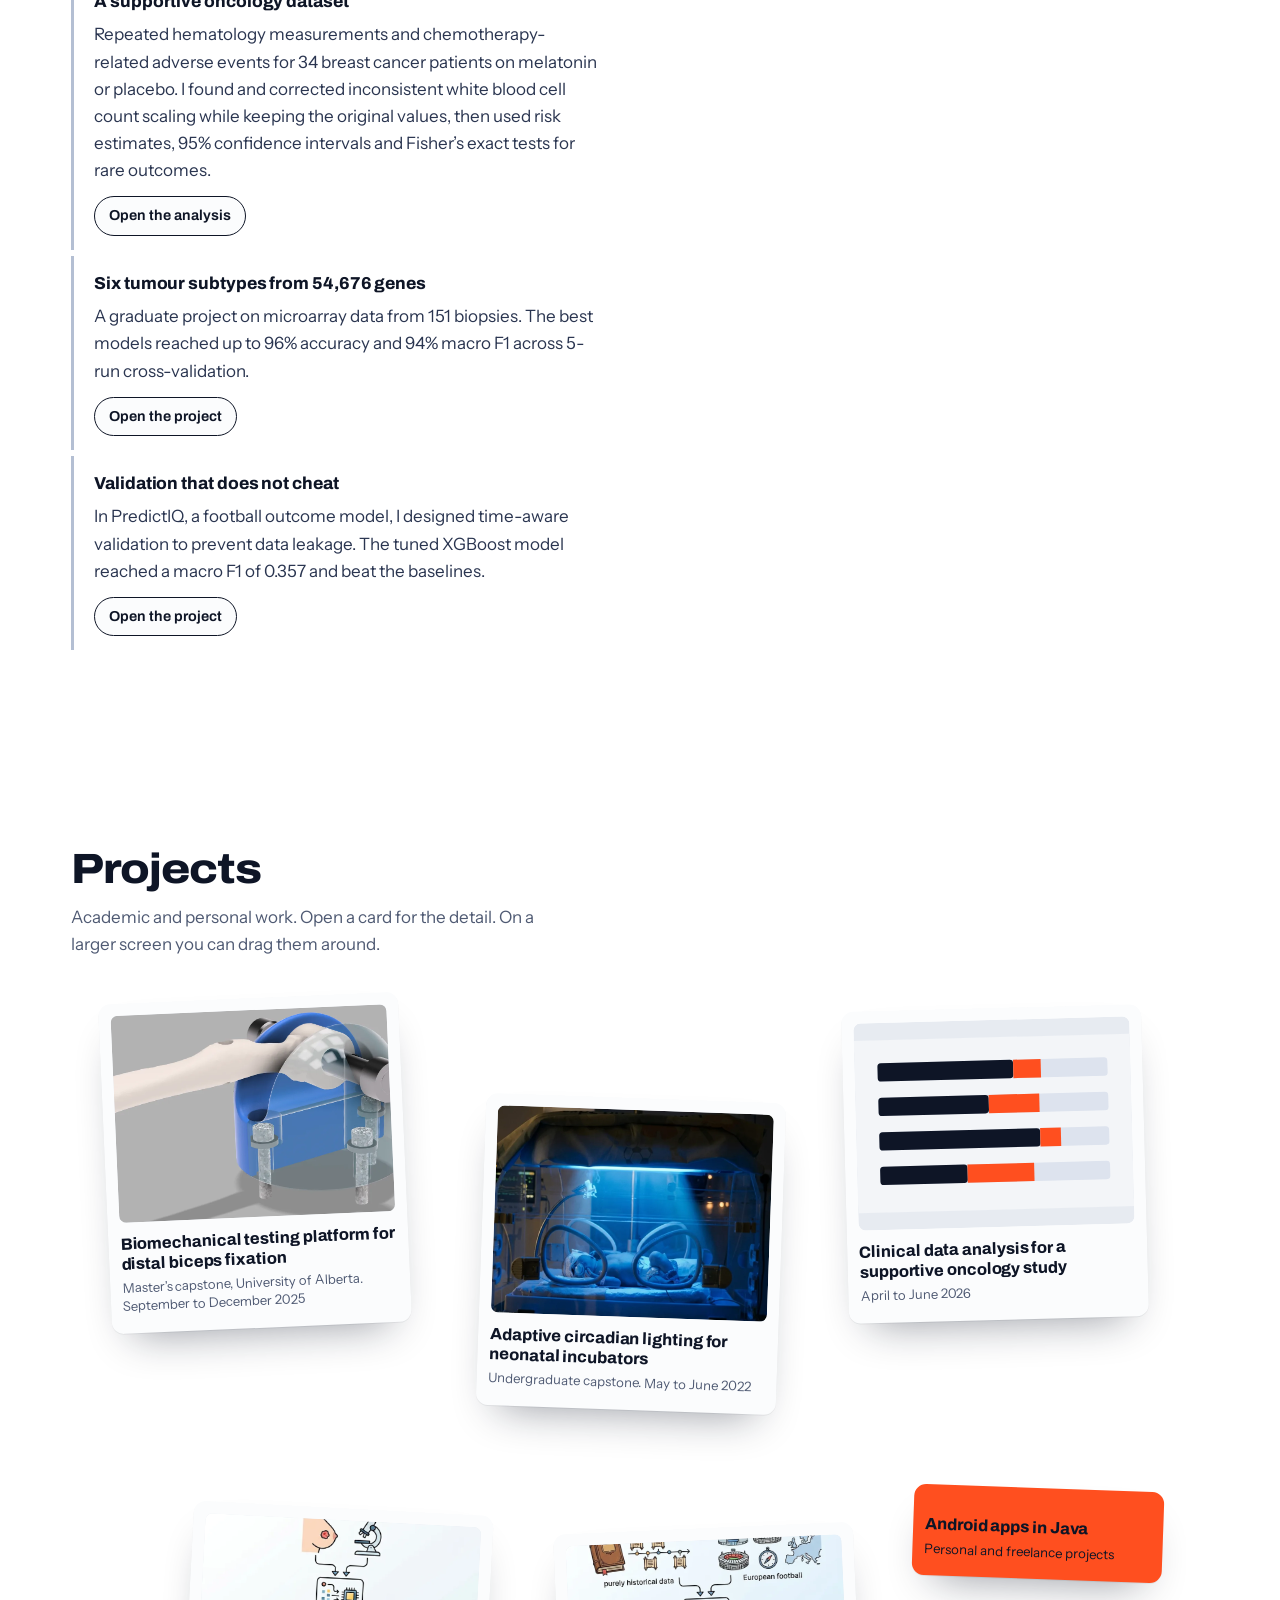
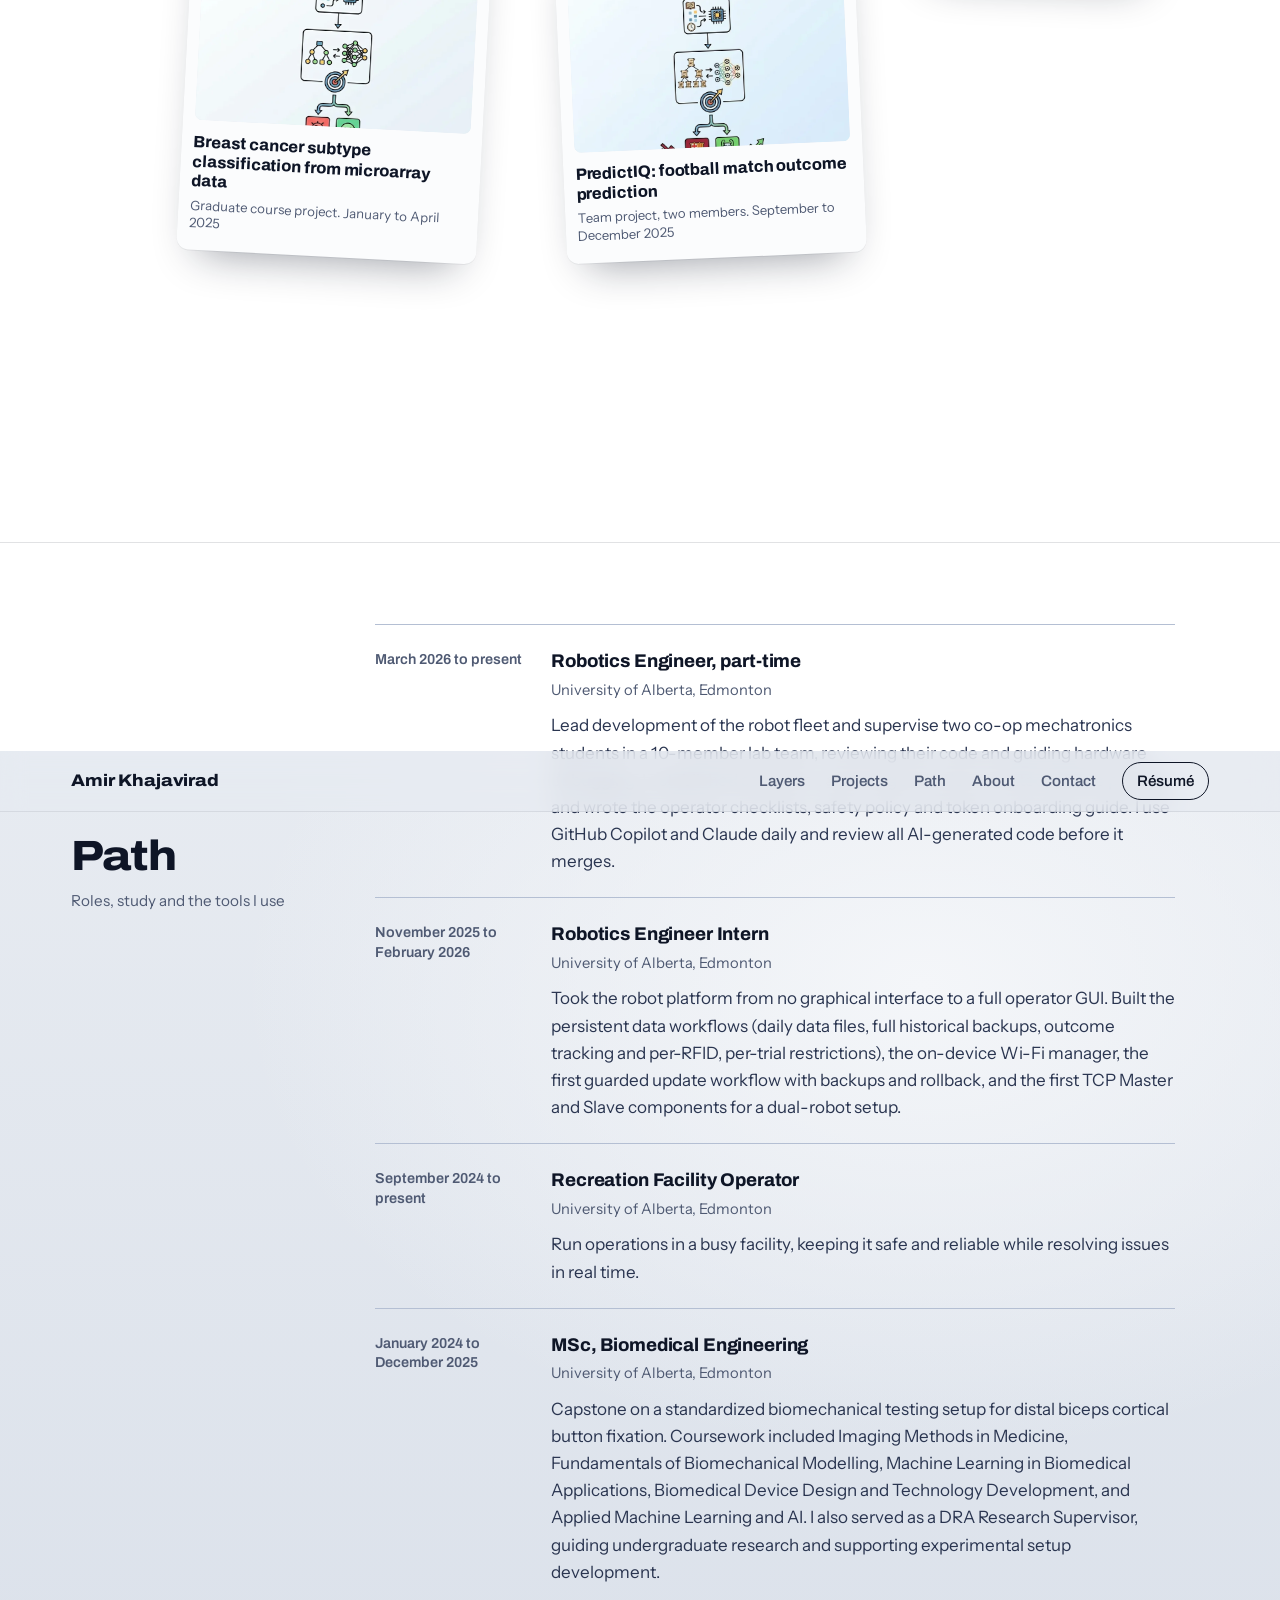
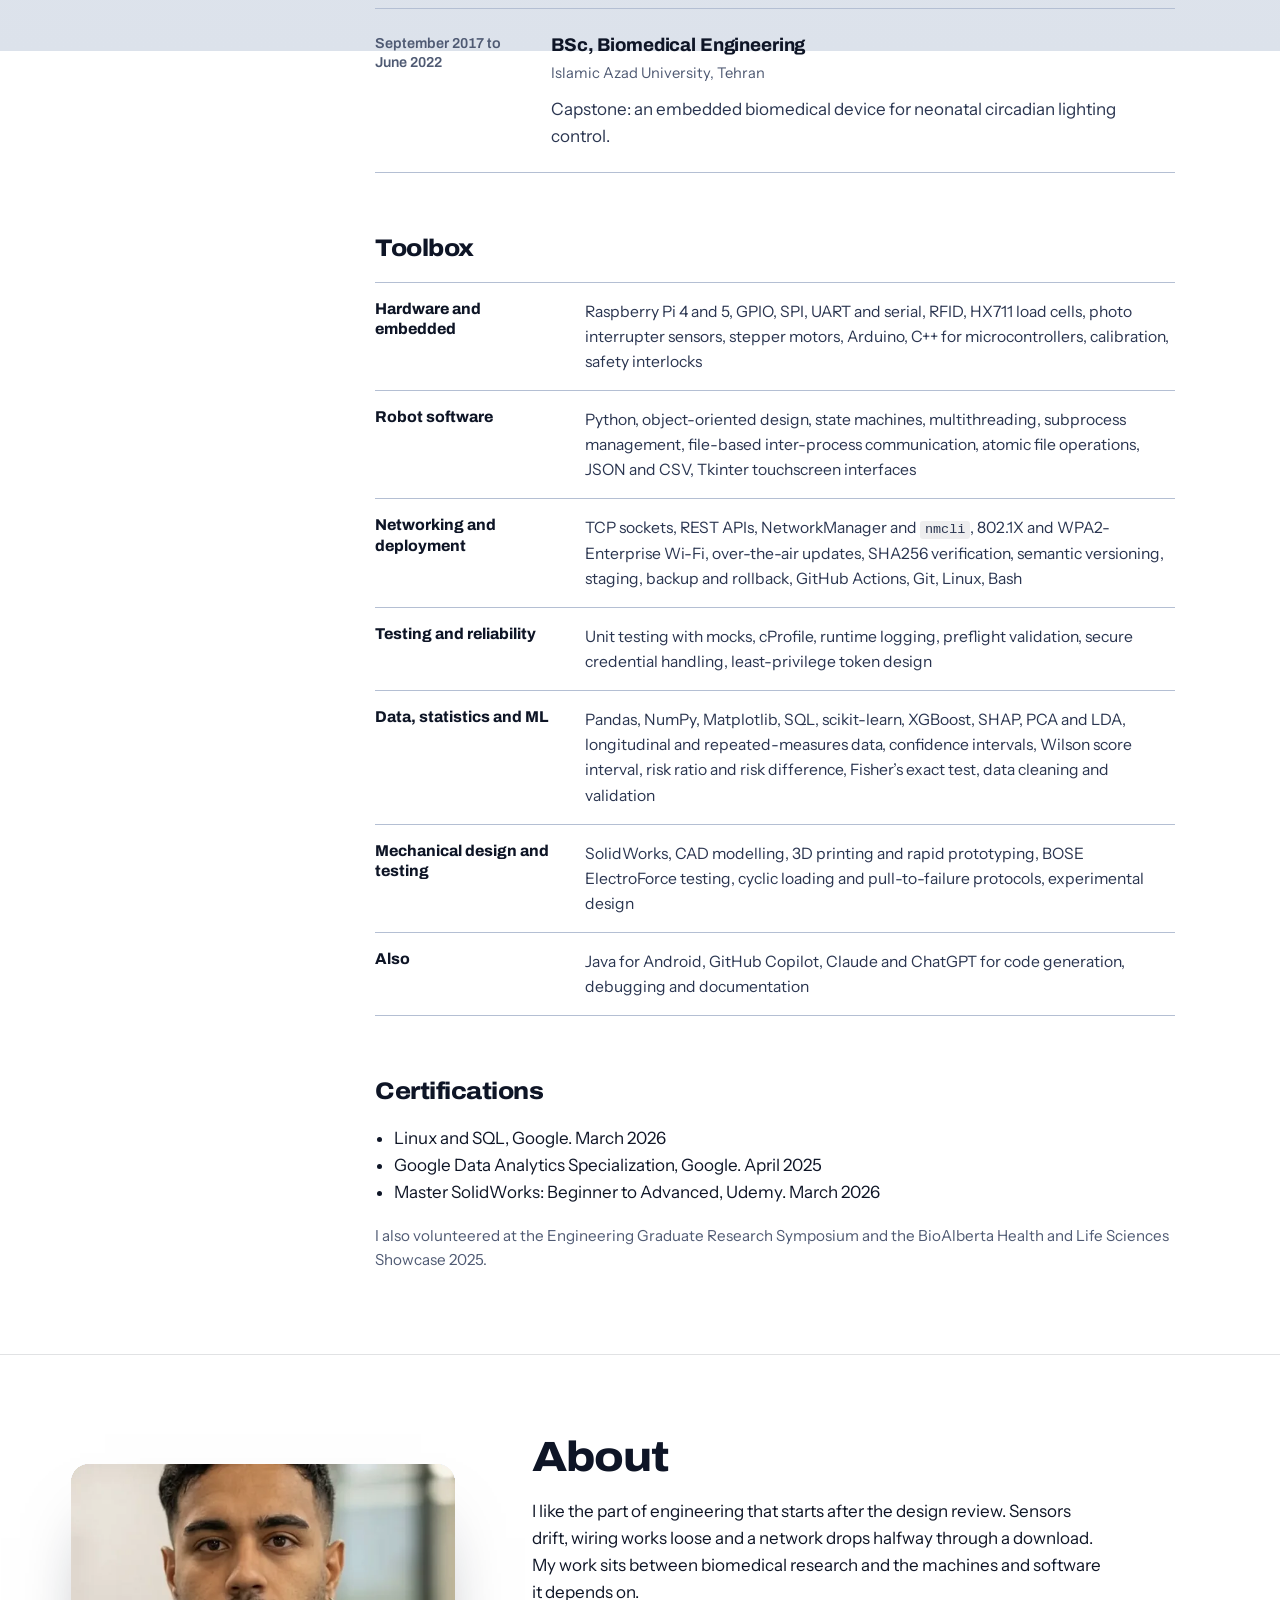
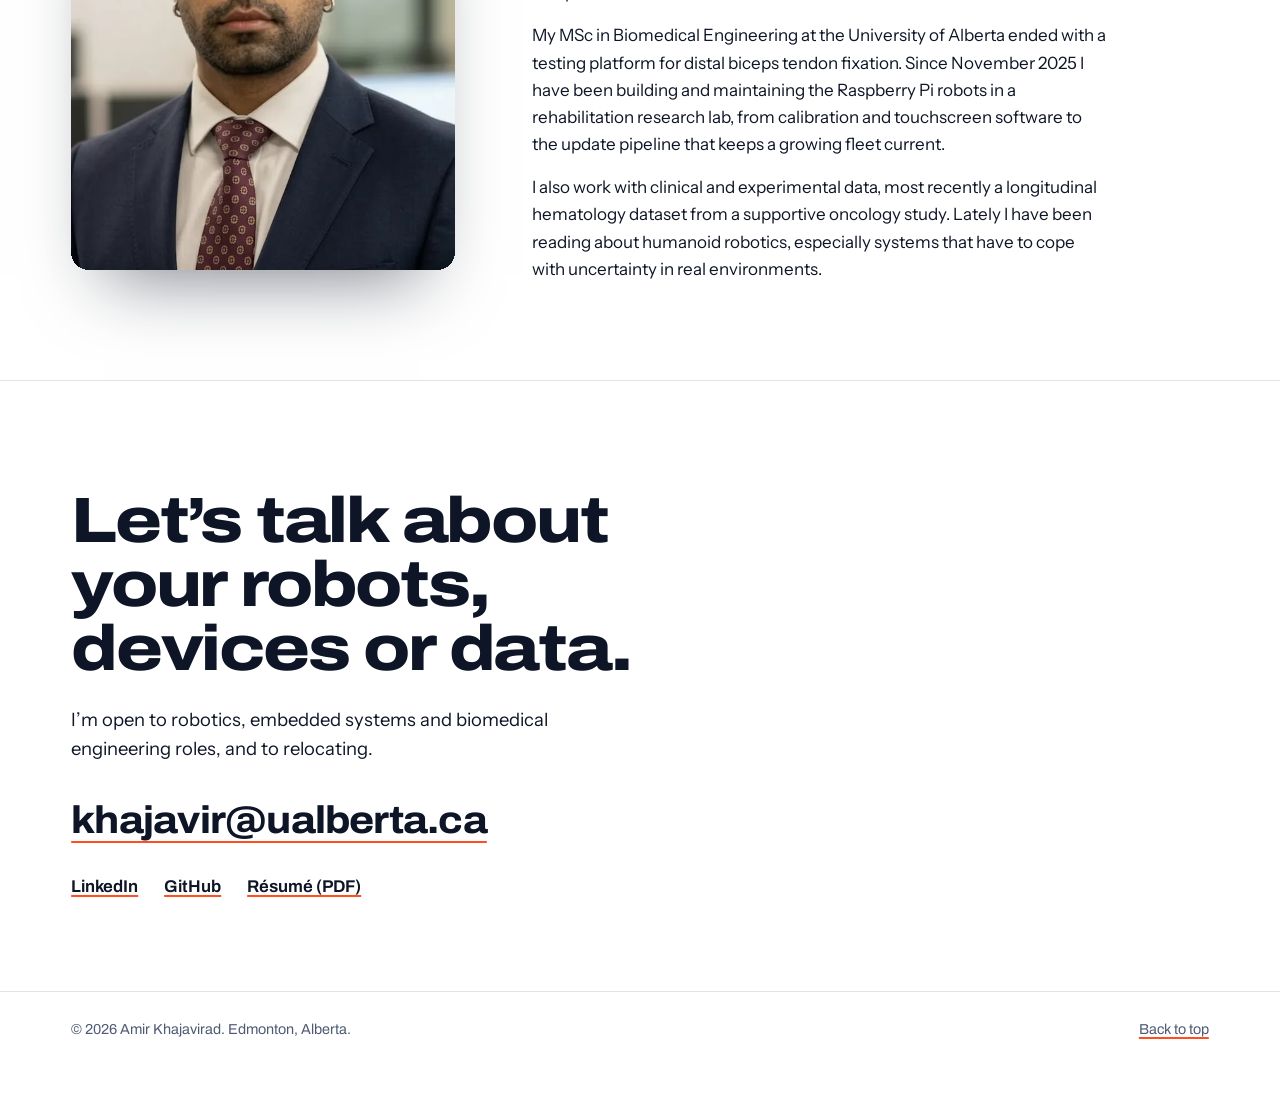
<file: contact.html>
<!DOCTYPE html>
<html lang="en-CA">
<head>
<meta charset="utf-8">
<title>Amir Khajavirad</title>
<meta http-equiv="refresh" content="0; url=index.html#contact">
<link rel="canonical" href="https://amirkhajavirad.github.io/#contact">
<meta name="robots" content="noindex">
</head>
<body>
<p>This page moved. <a href="index.html#contact">Continue to the portfolio.</a></p>
</body>
</html>
</file>
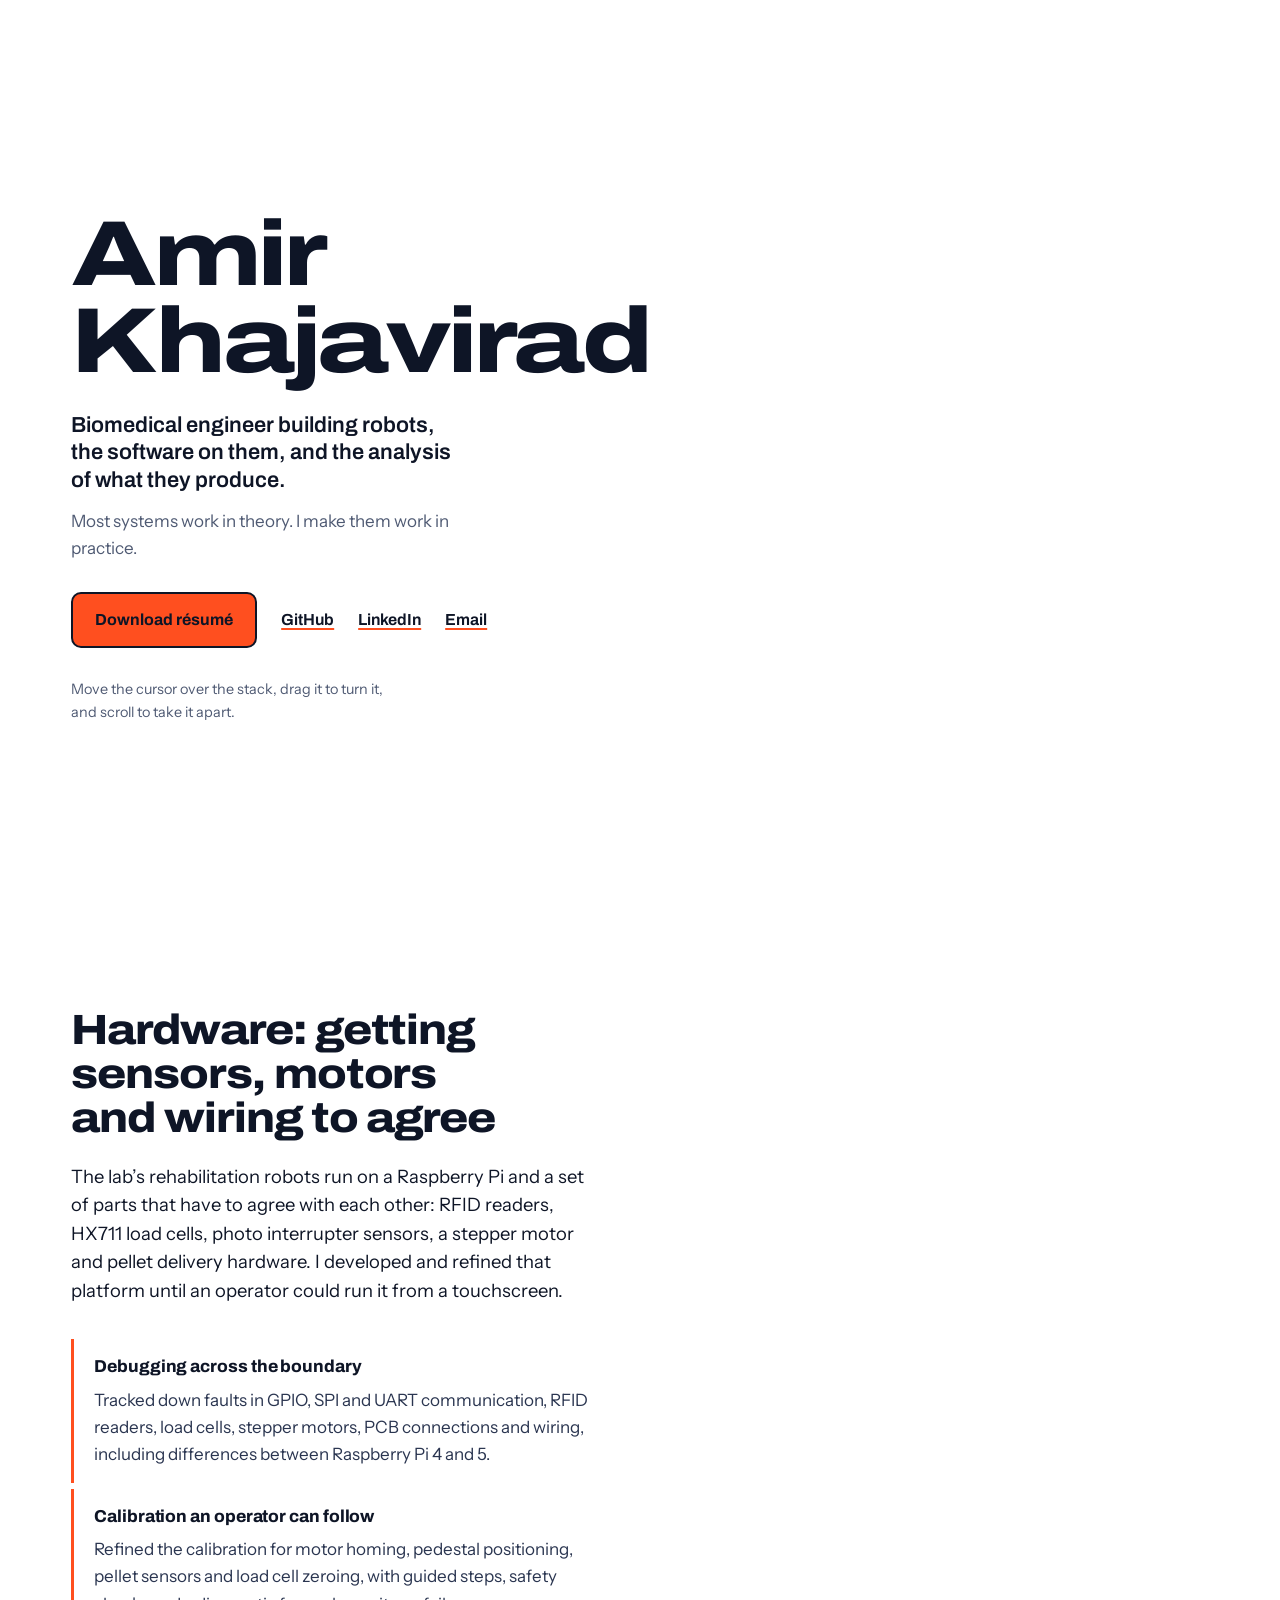
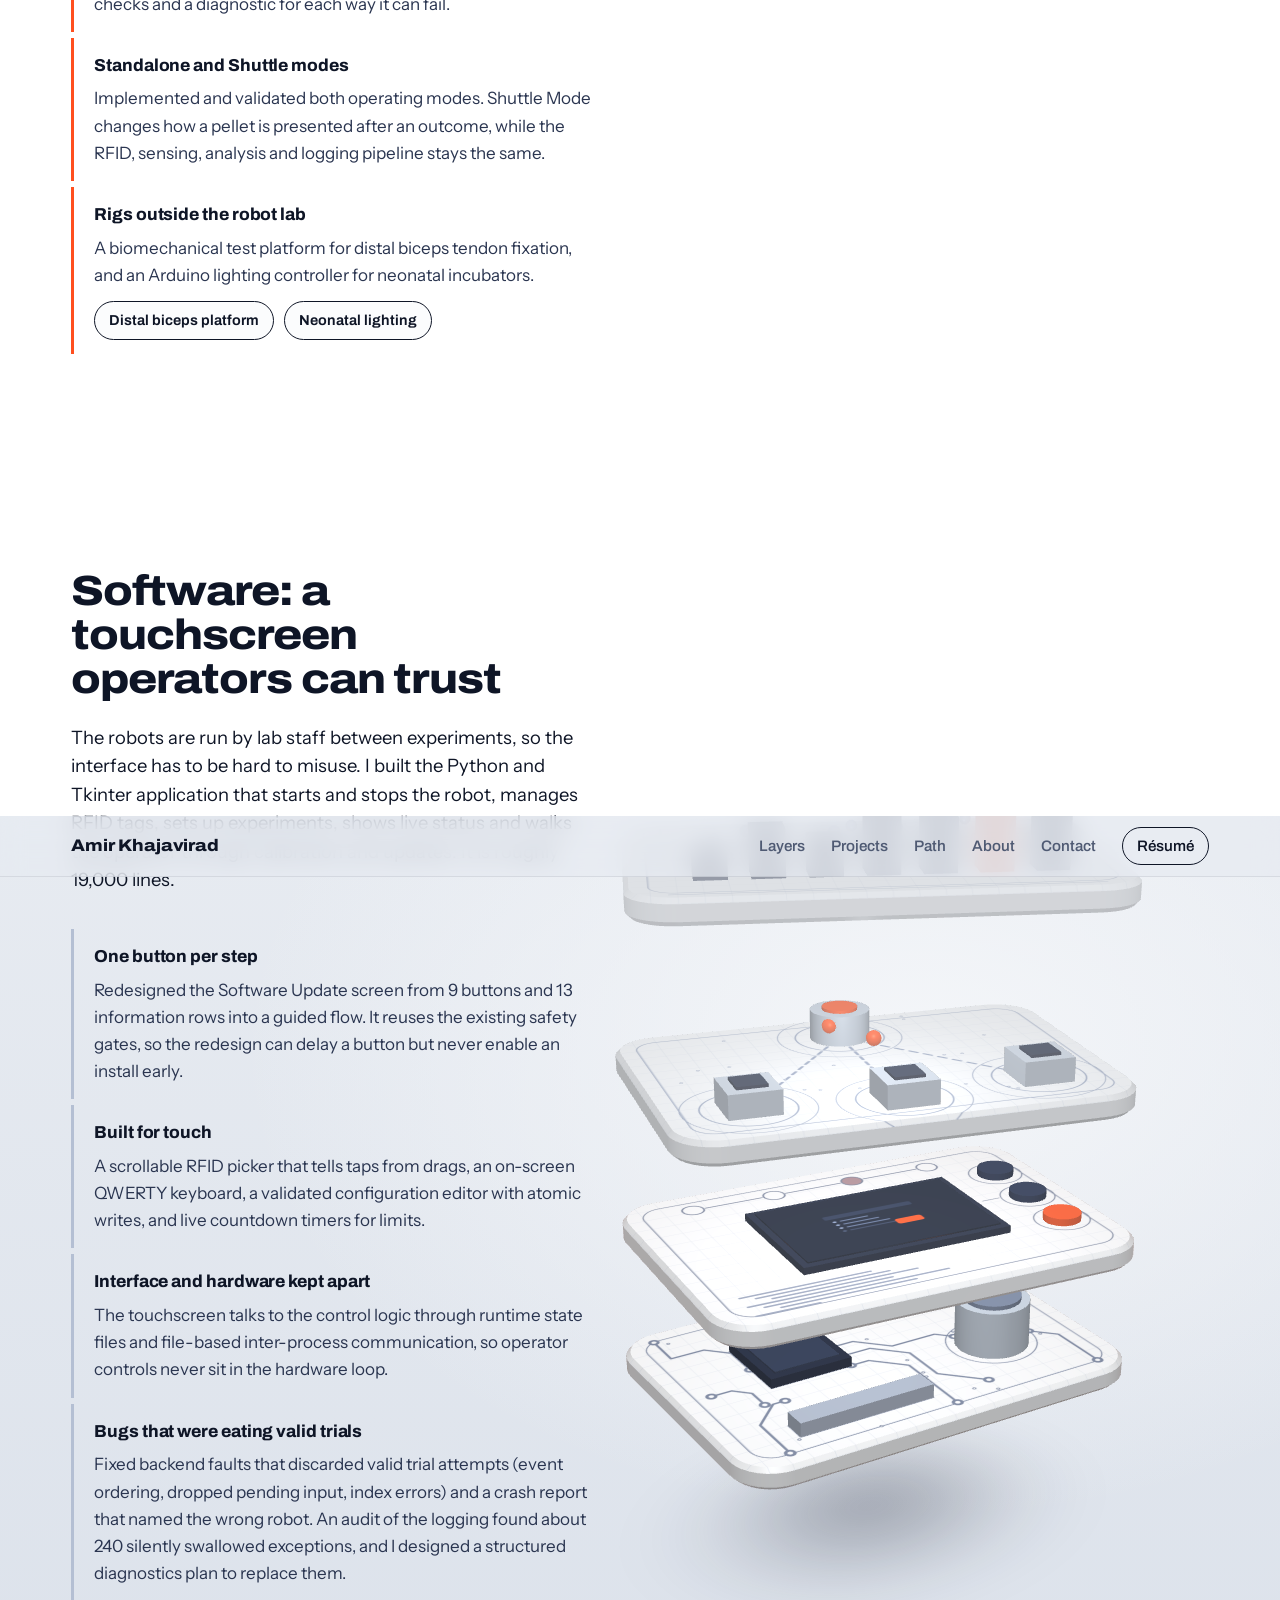
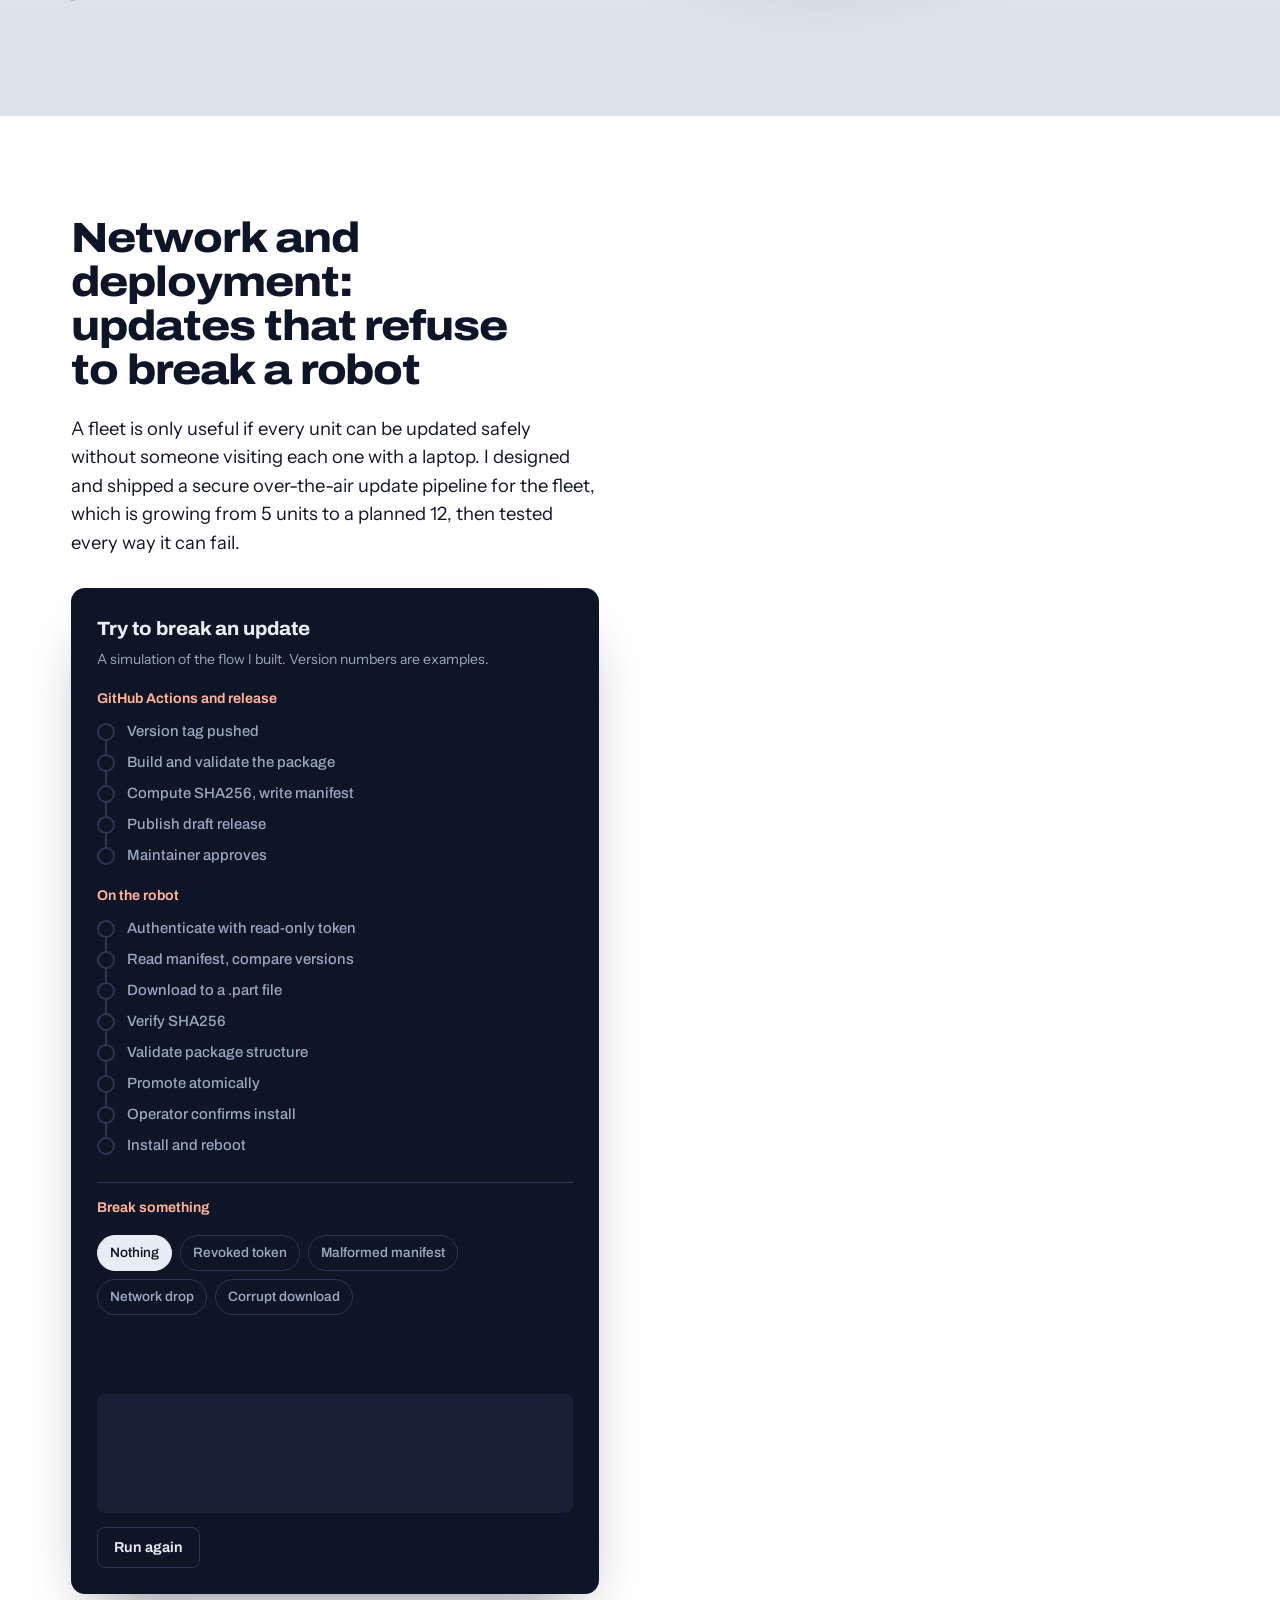
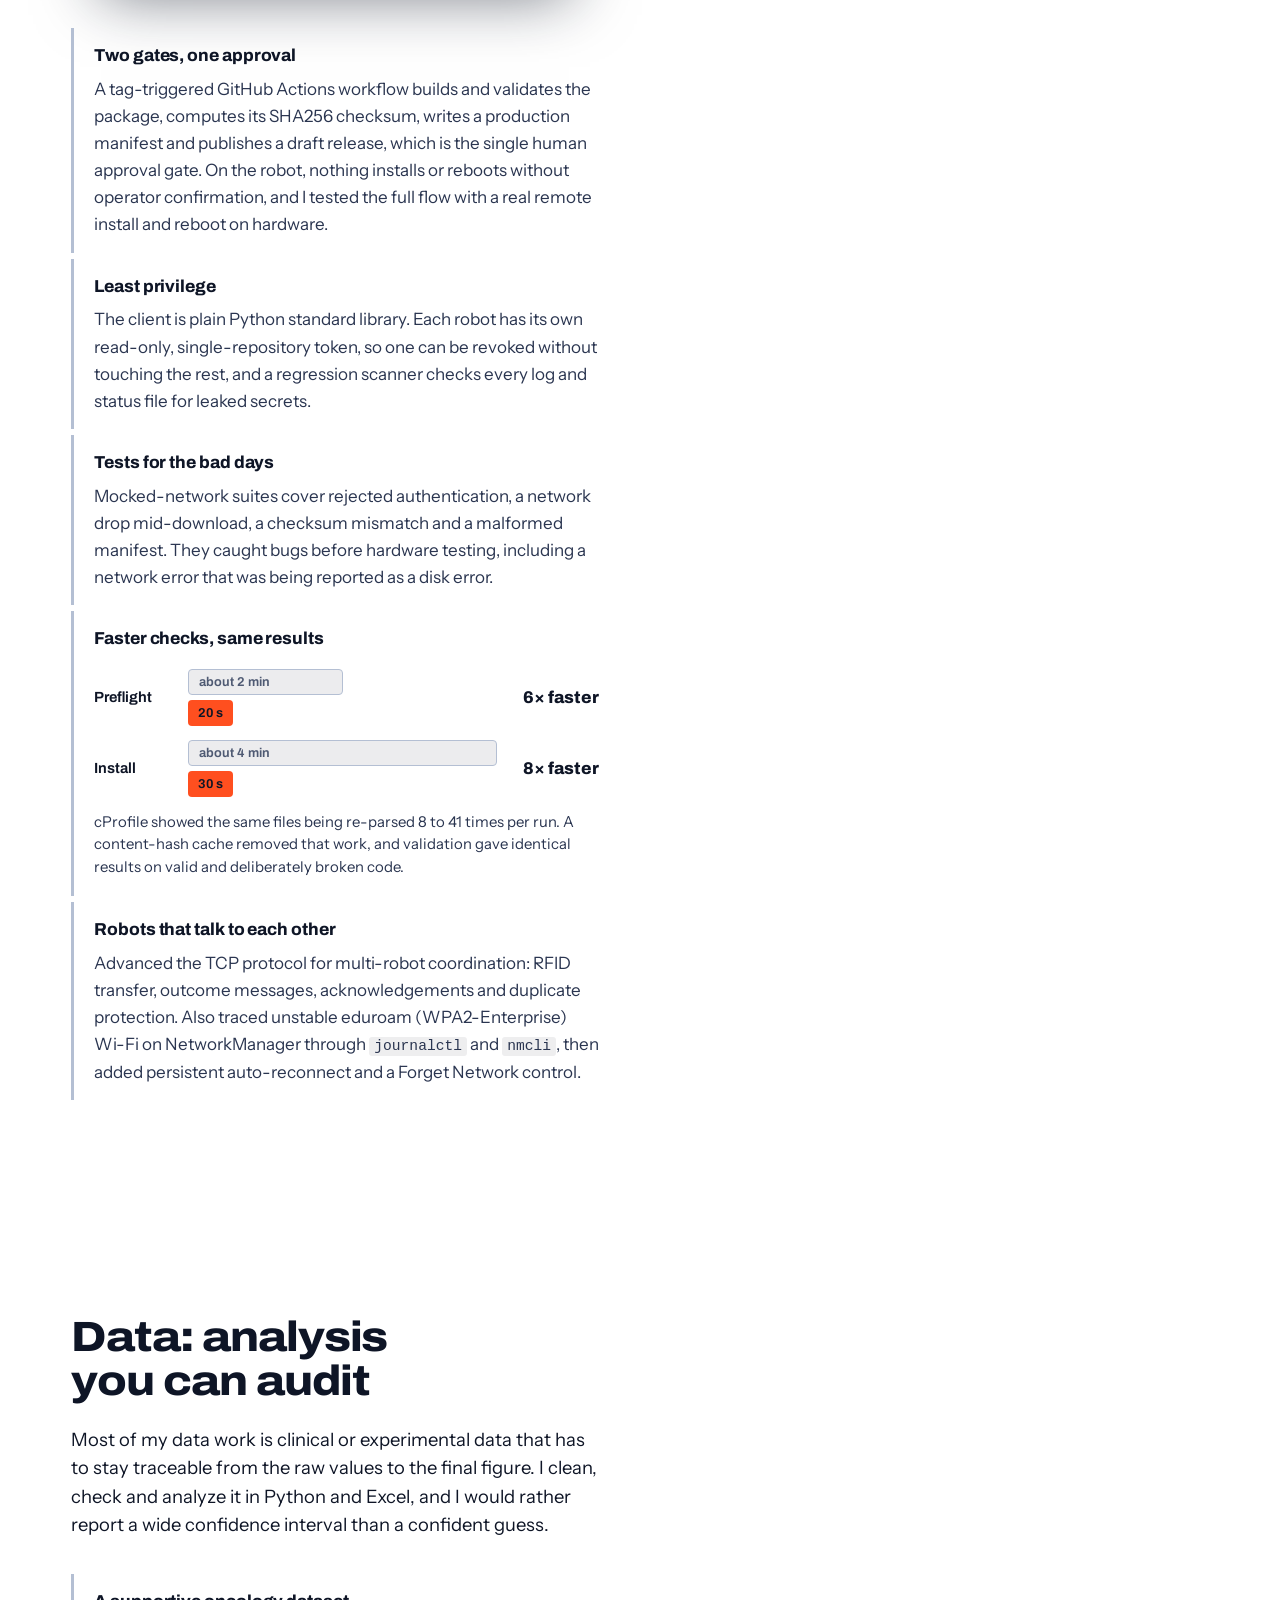
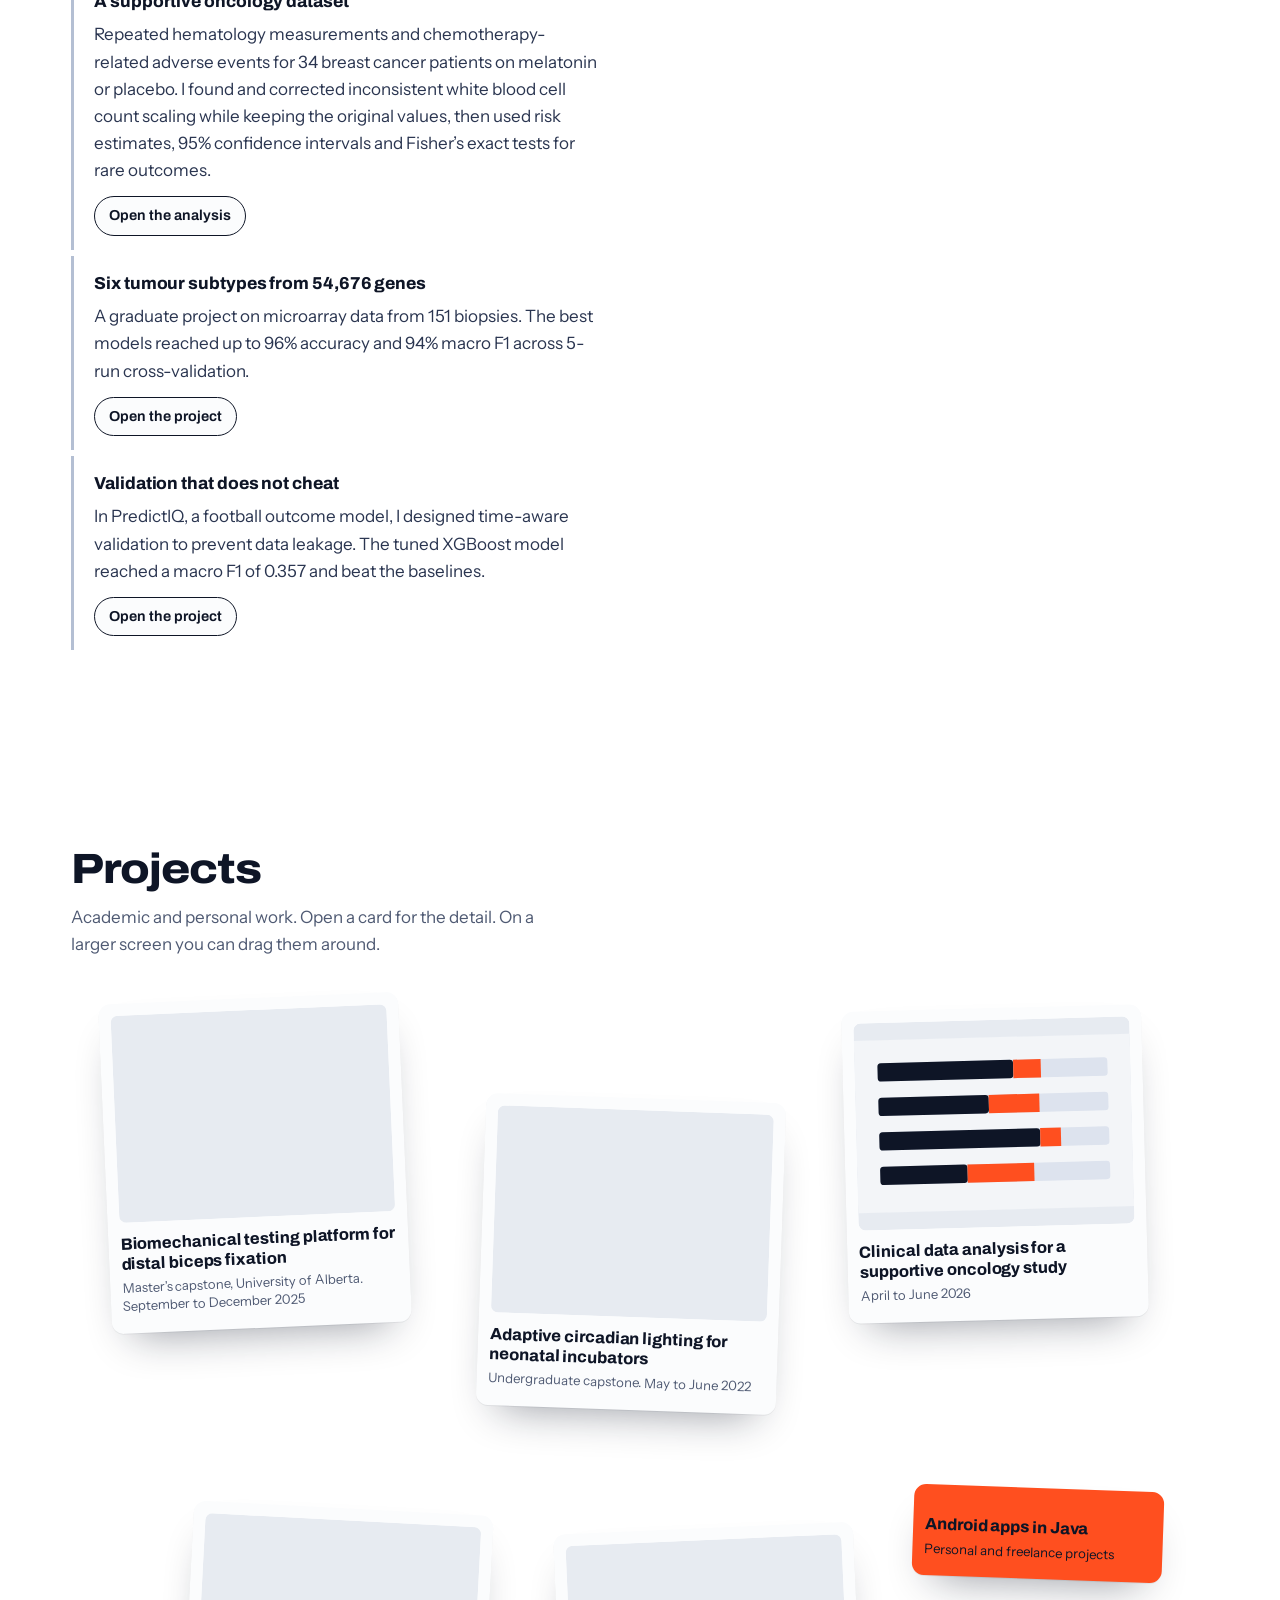
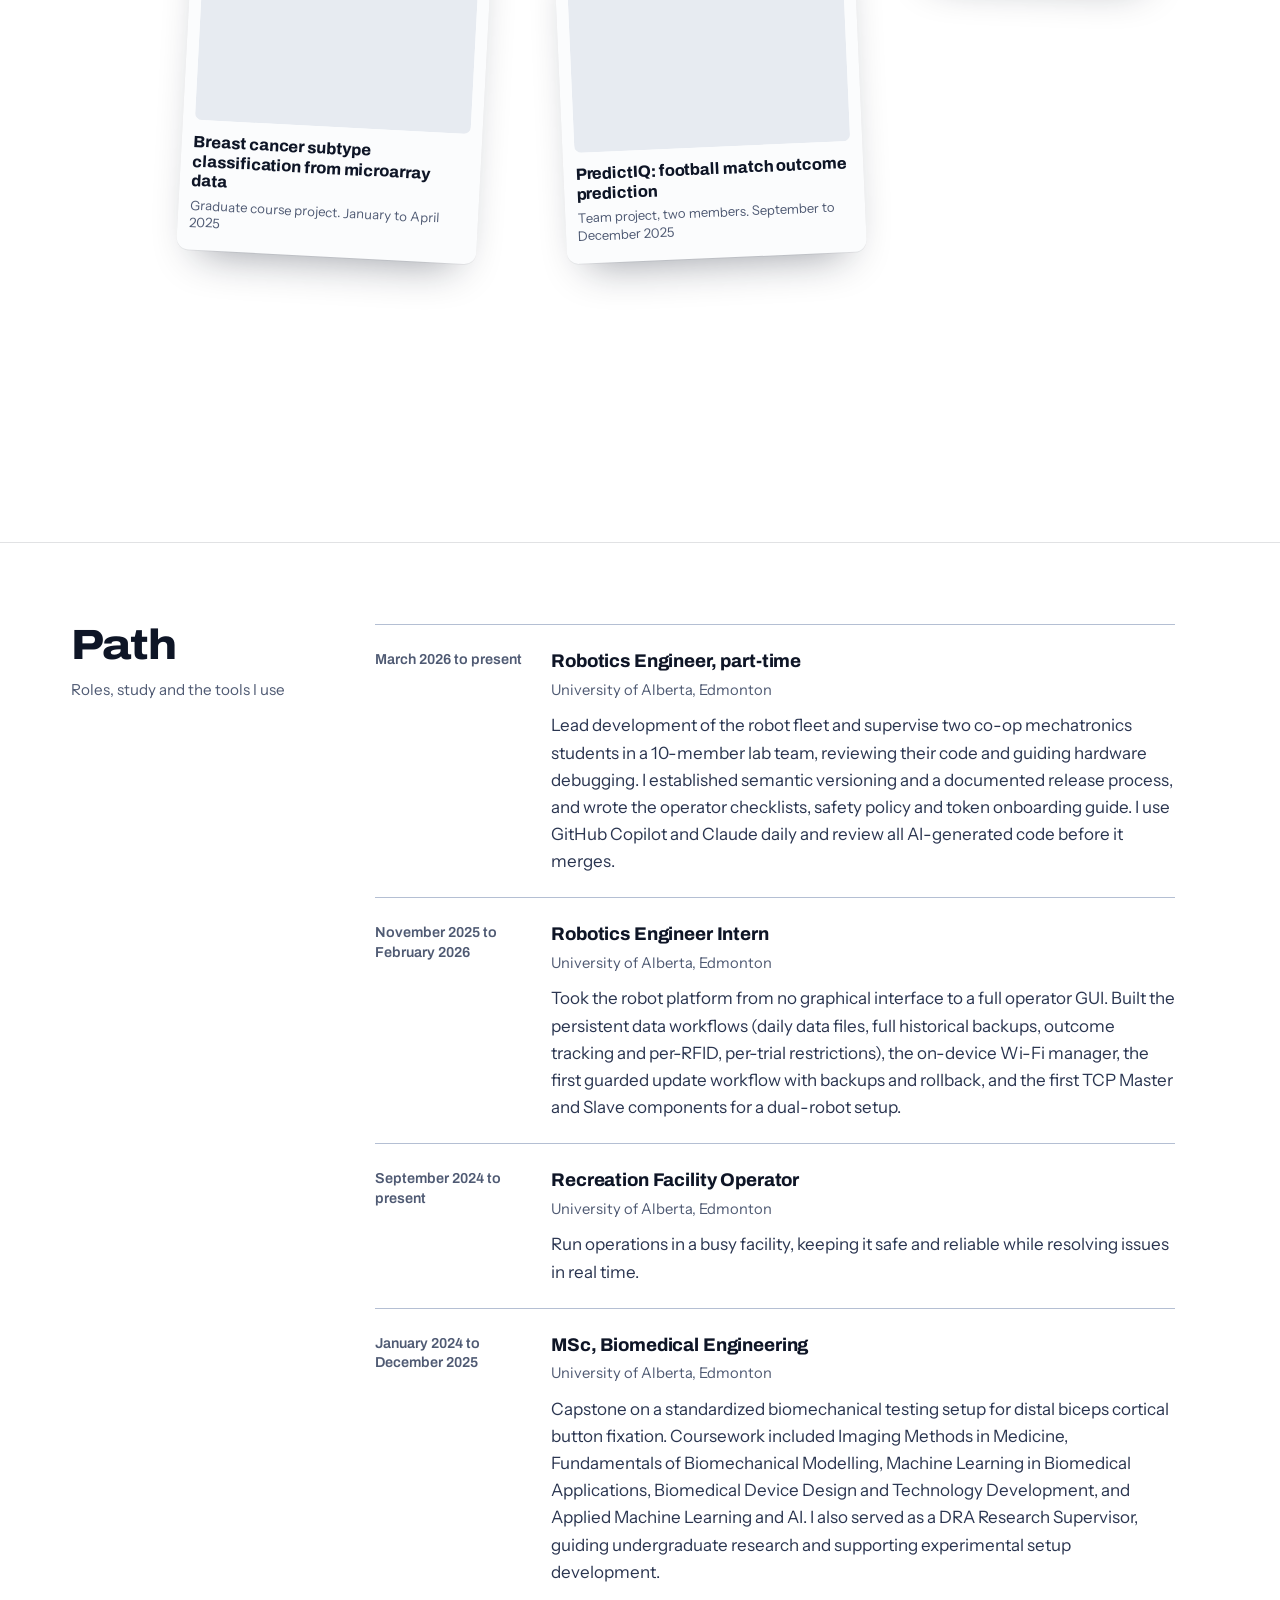
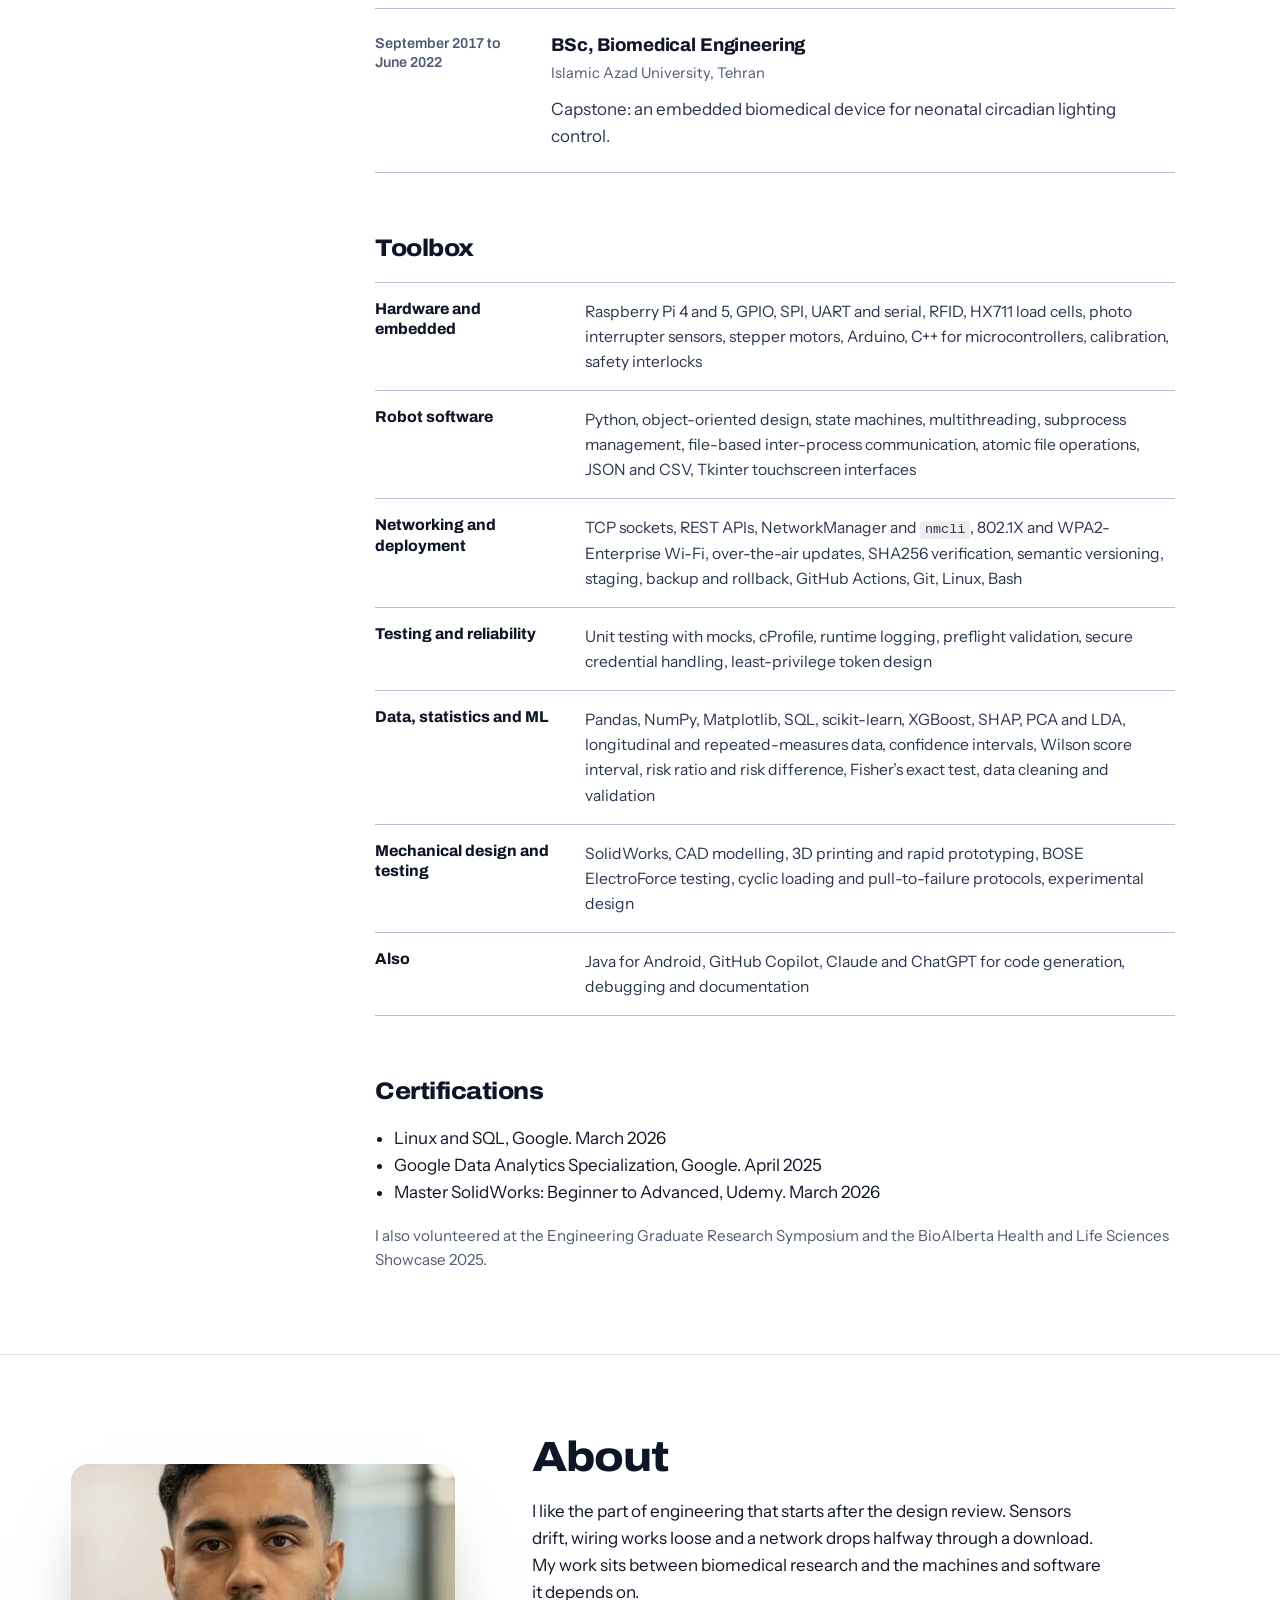
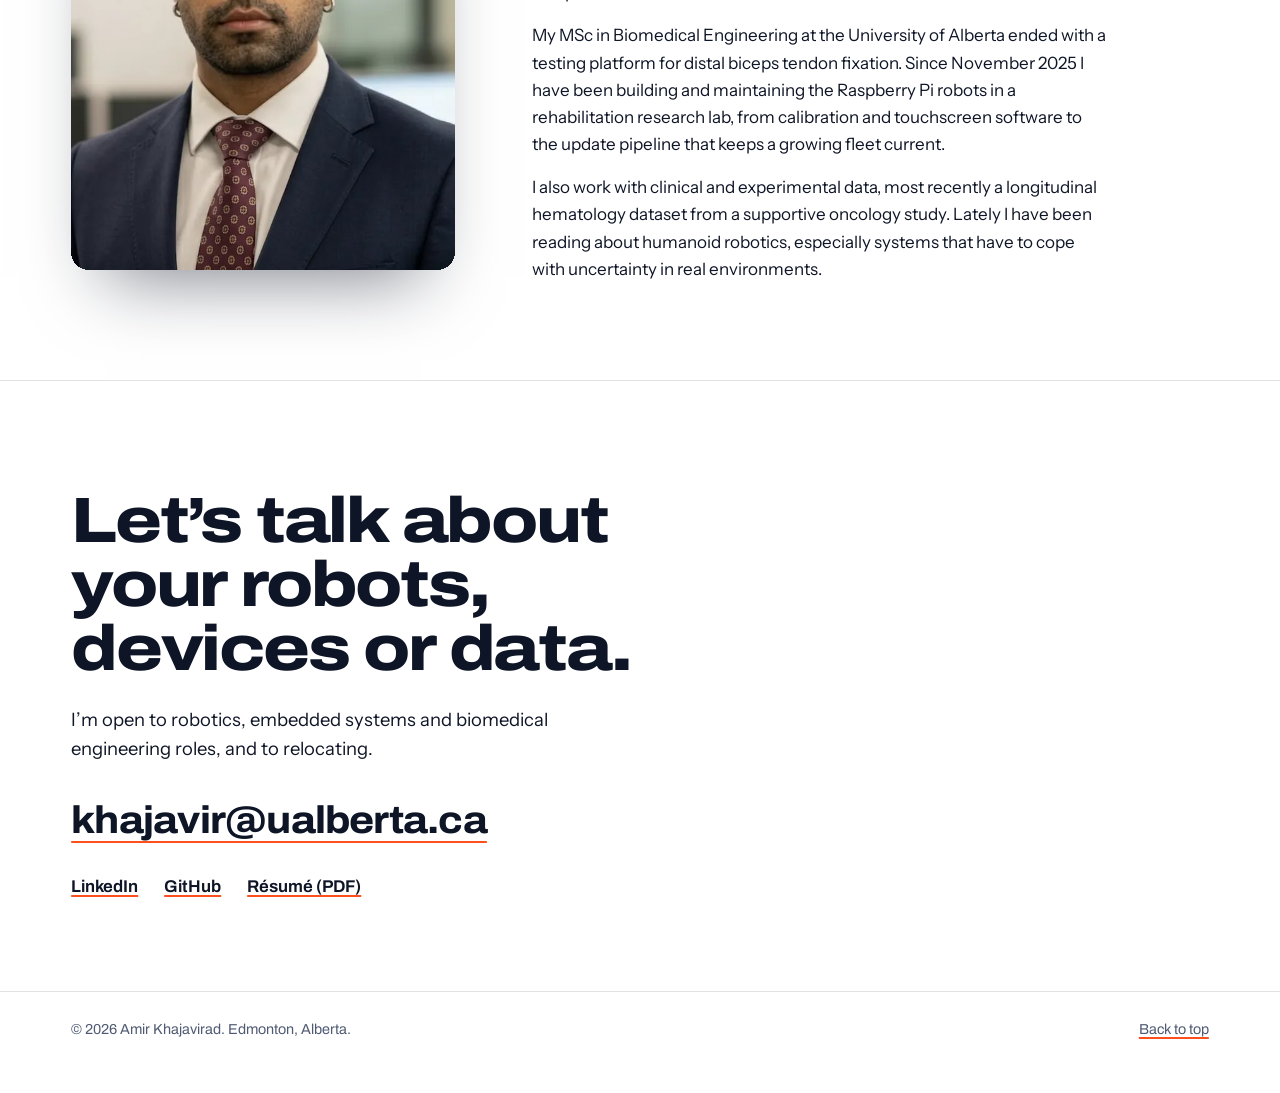
<file: projects.html>
<!DOCTYPE html>
<html lang="en-CA">
<head>
<meta charset="utf-8">
<title>Amir Khajavirad</title>
<meta http-equiv="refresh" content="0; url=index.html#projects">
<link rel="canonical" href="https://amirkhajavirad.github.io/#projects">
<meta name="robots" content="noindex">
</head>
<body>
<p>This page moved. <a href="index.html#projects">Continue to the portfolio.</a></p>
</body>
</html>
</file>
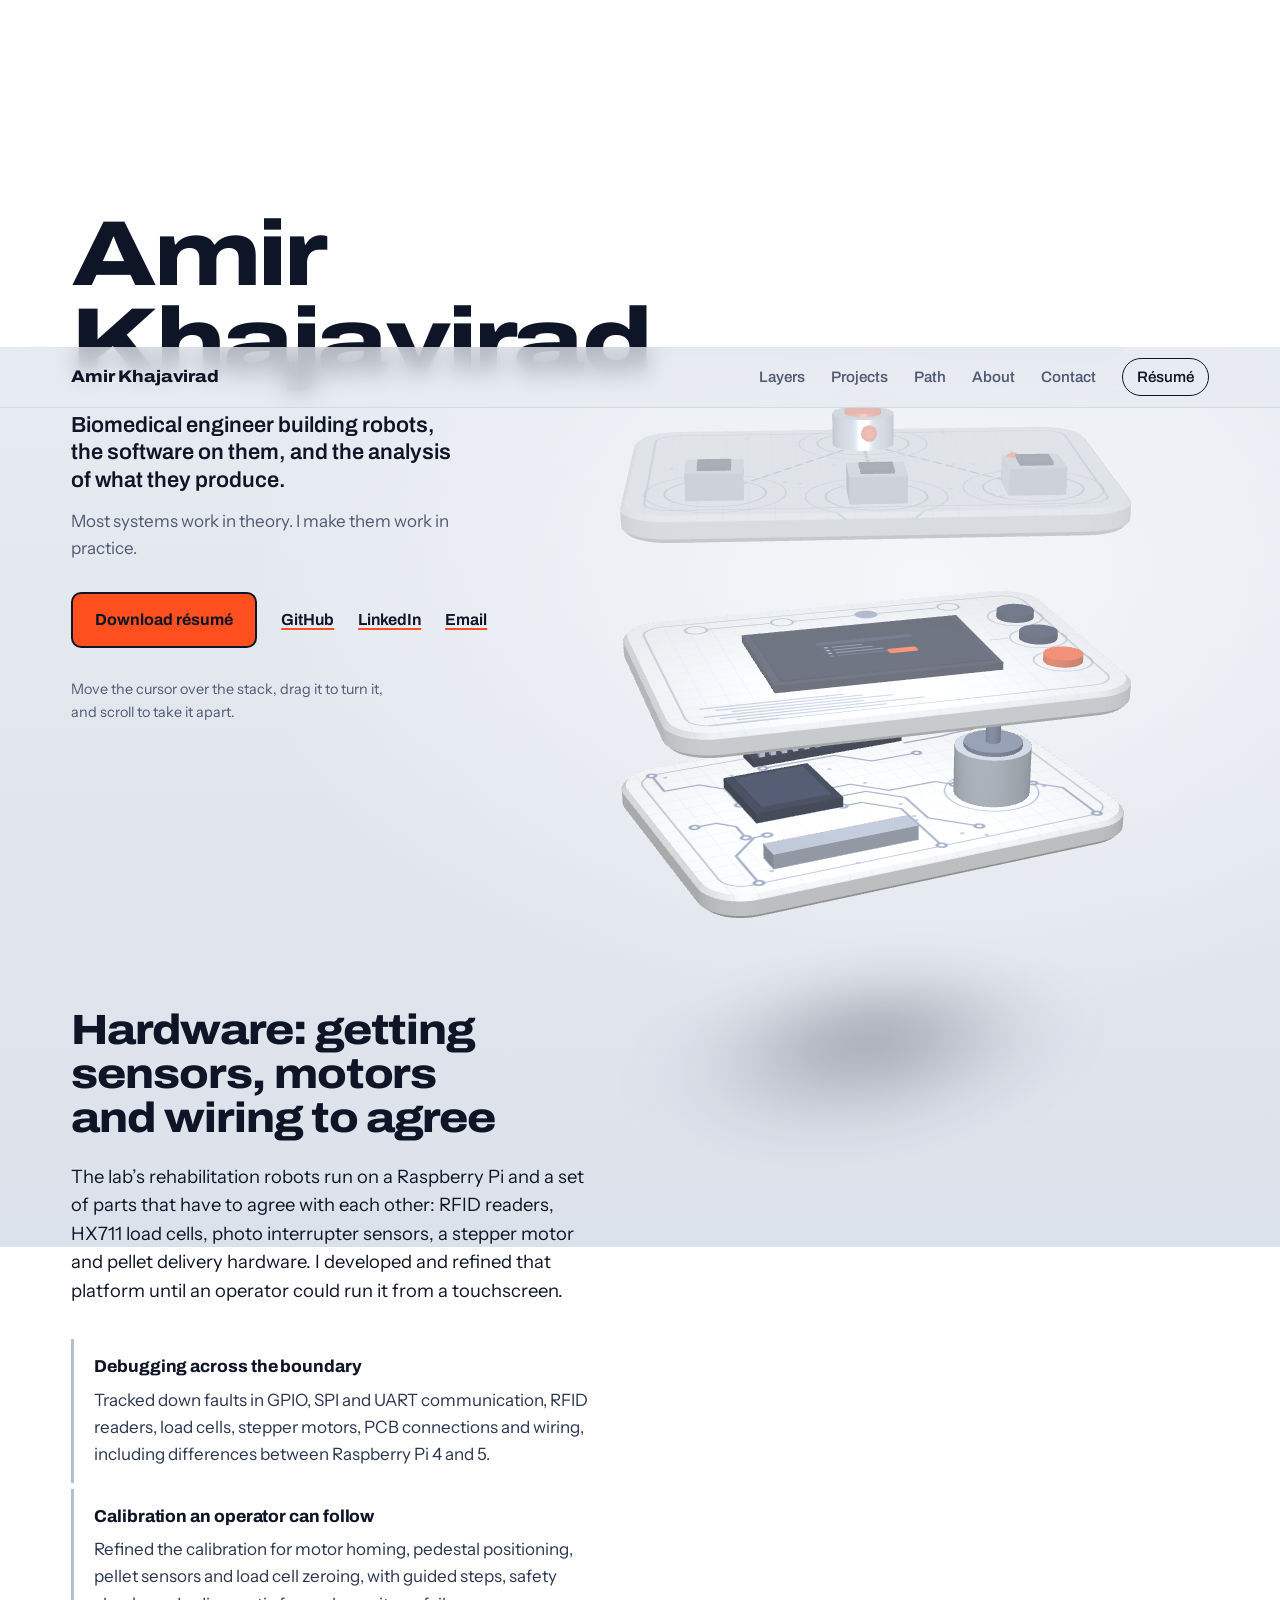
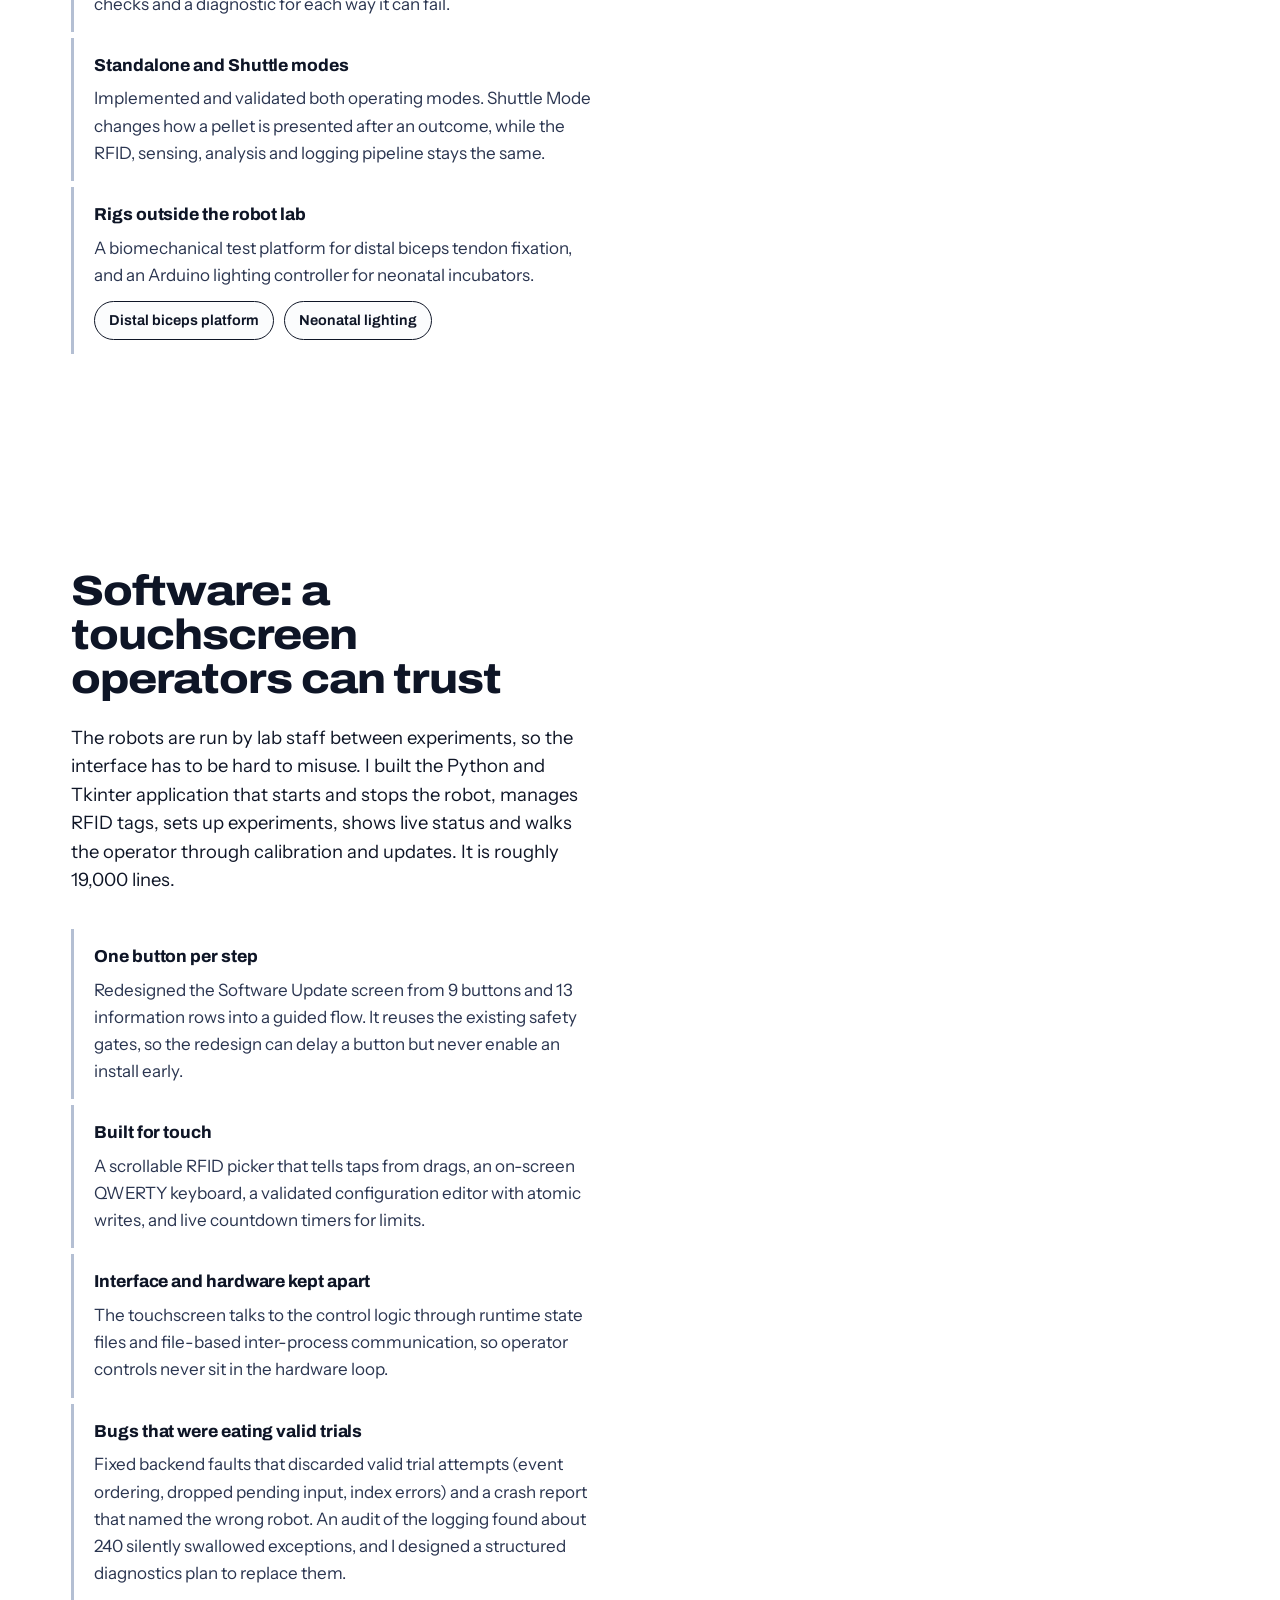
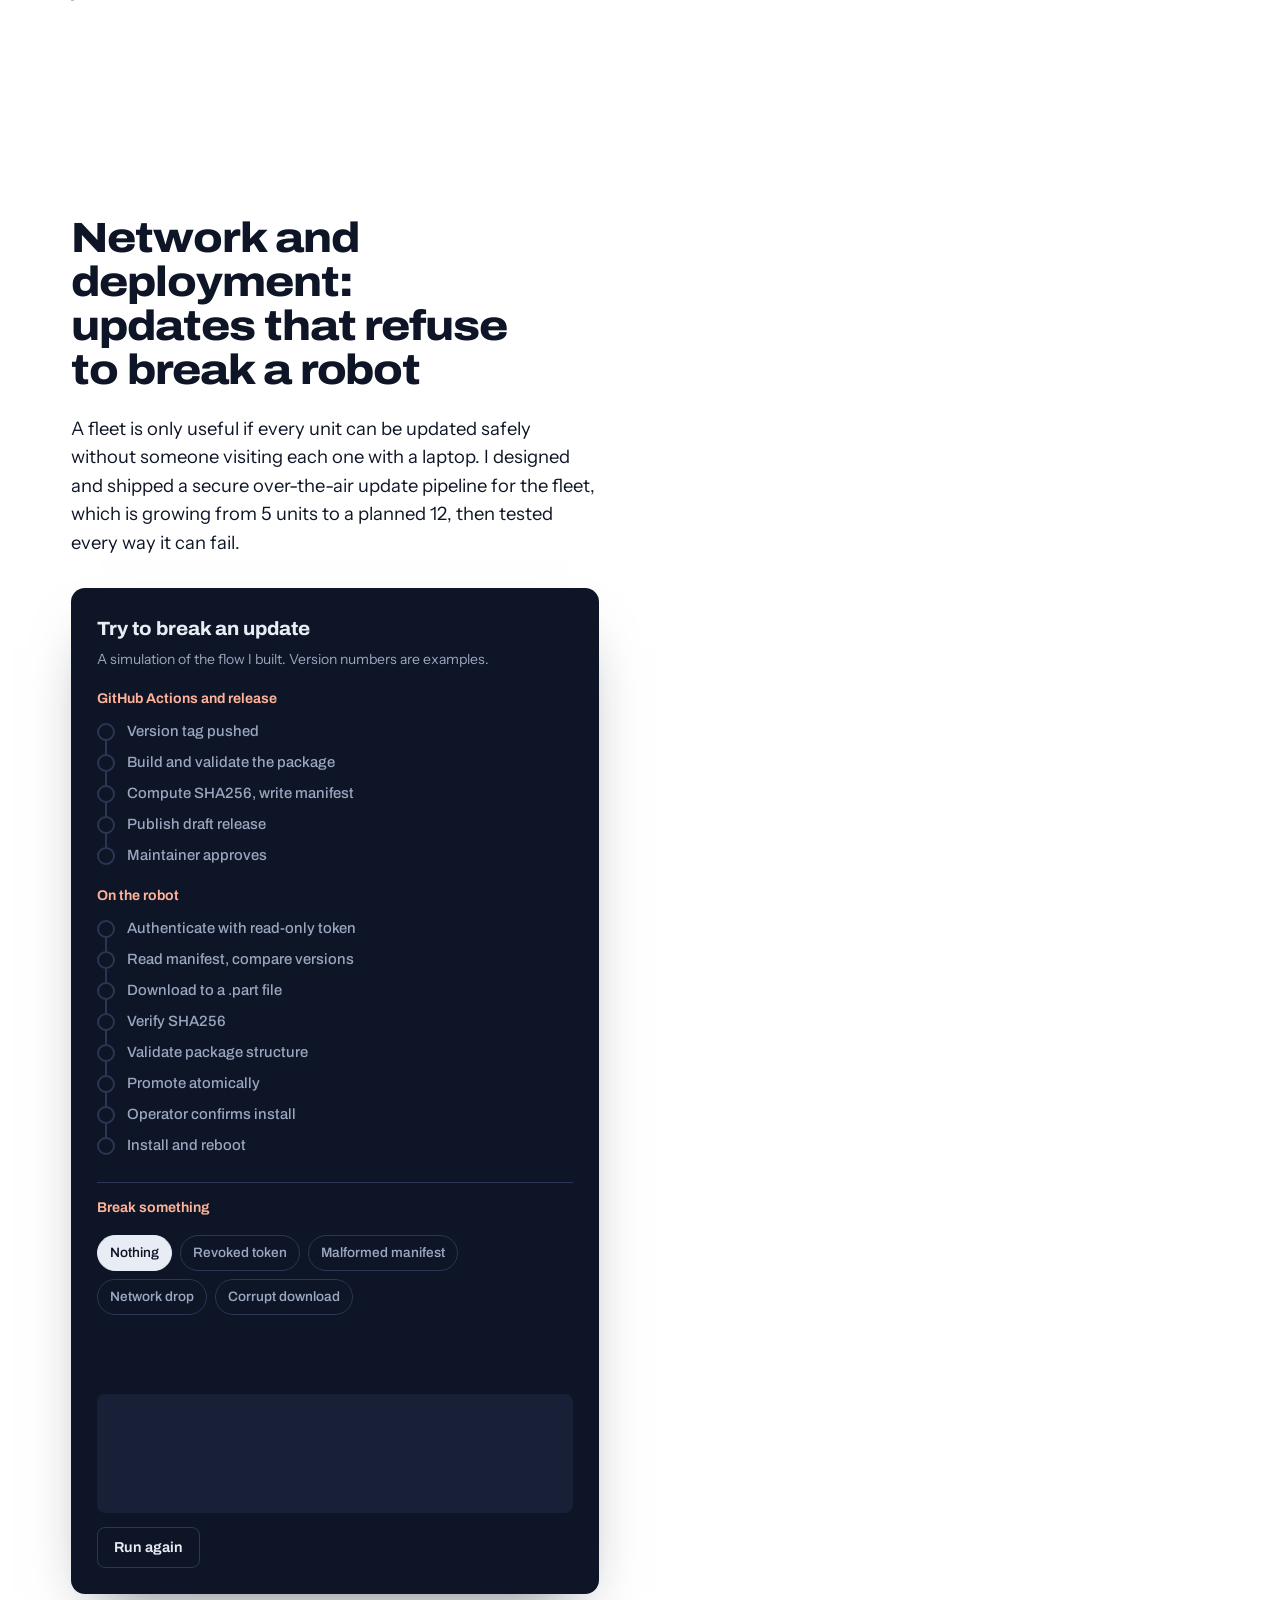
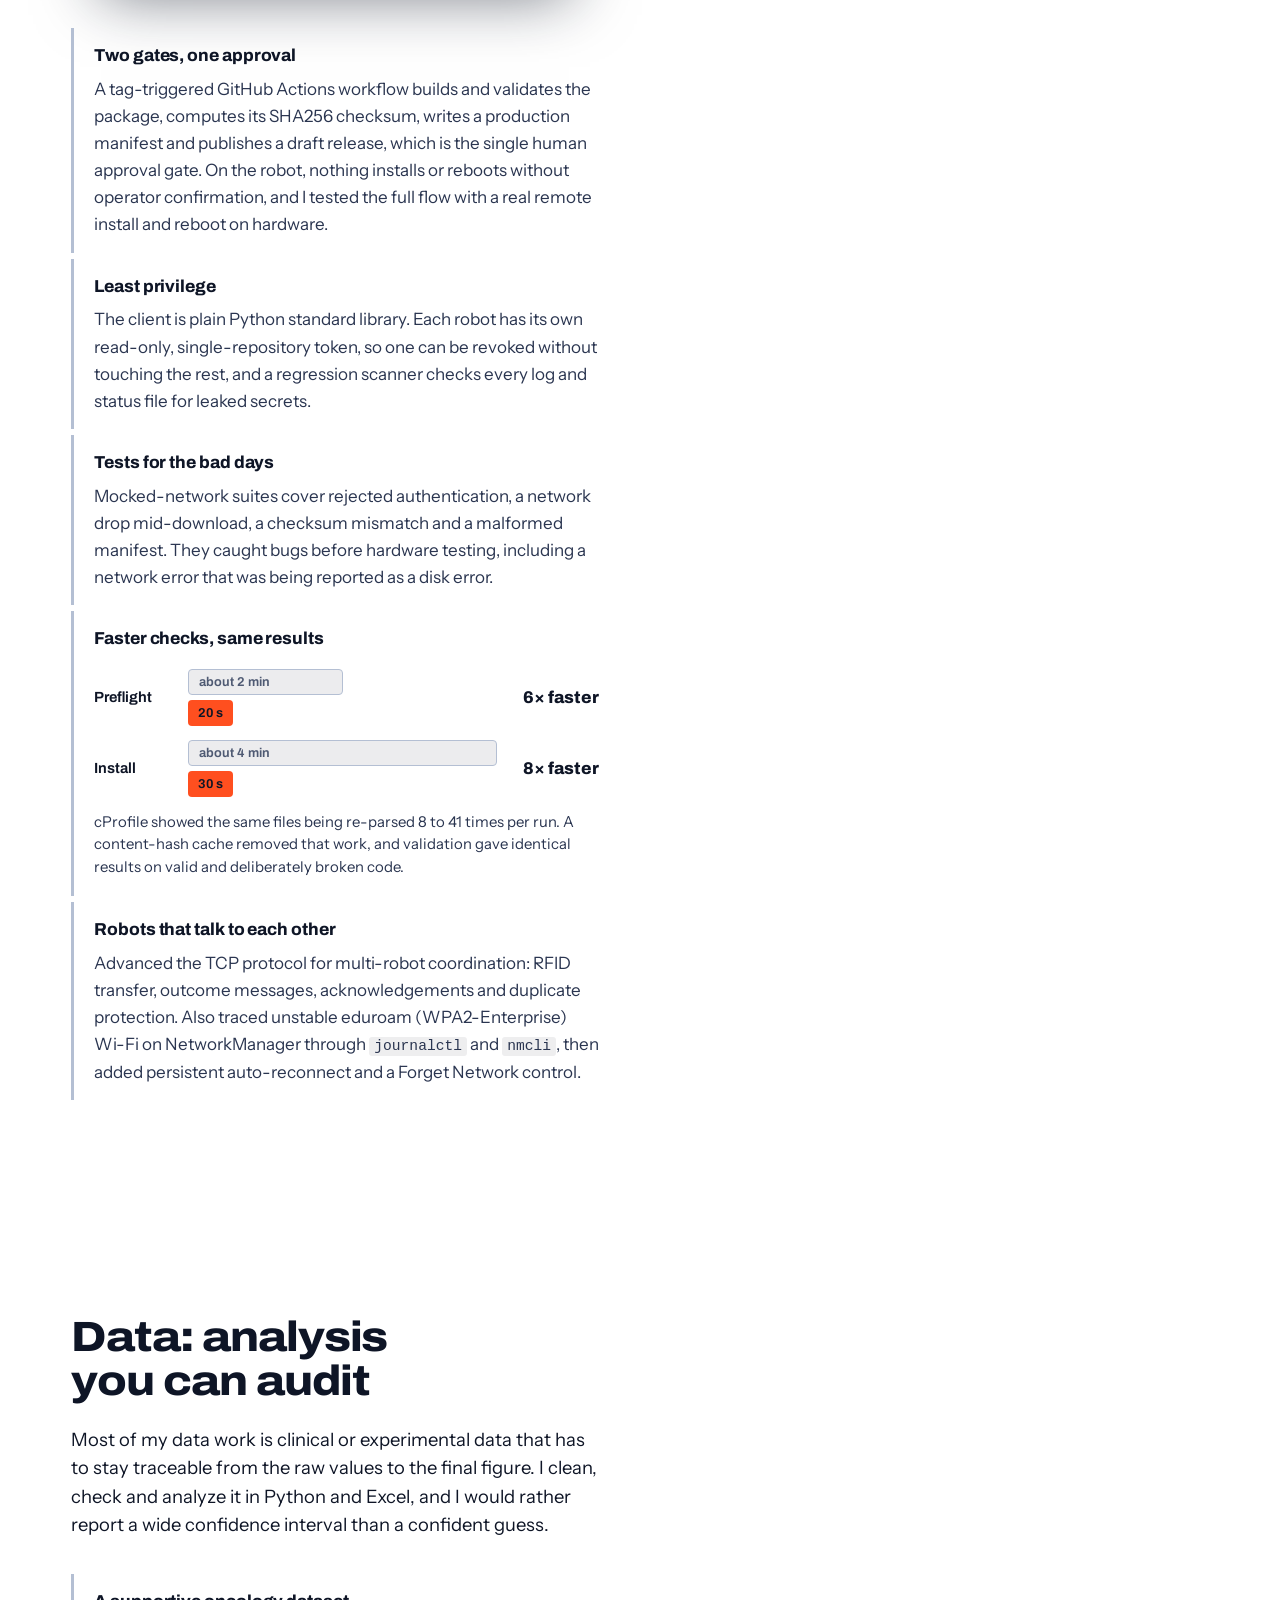
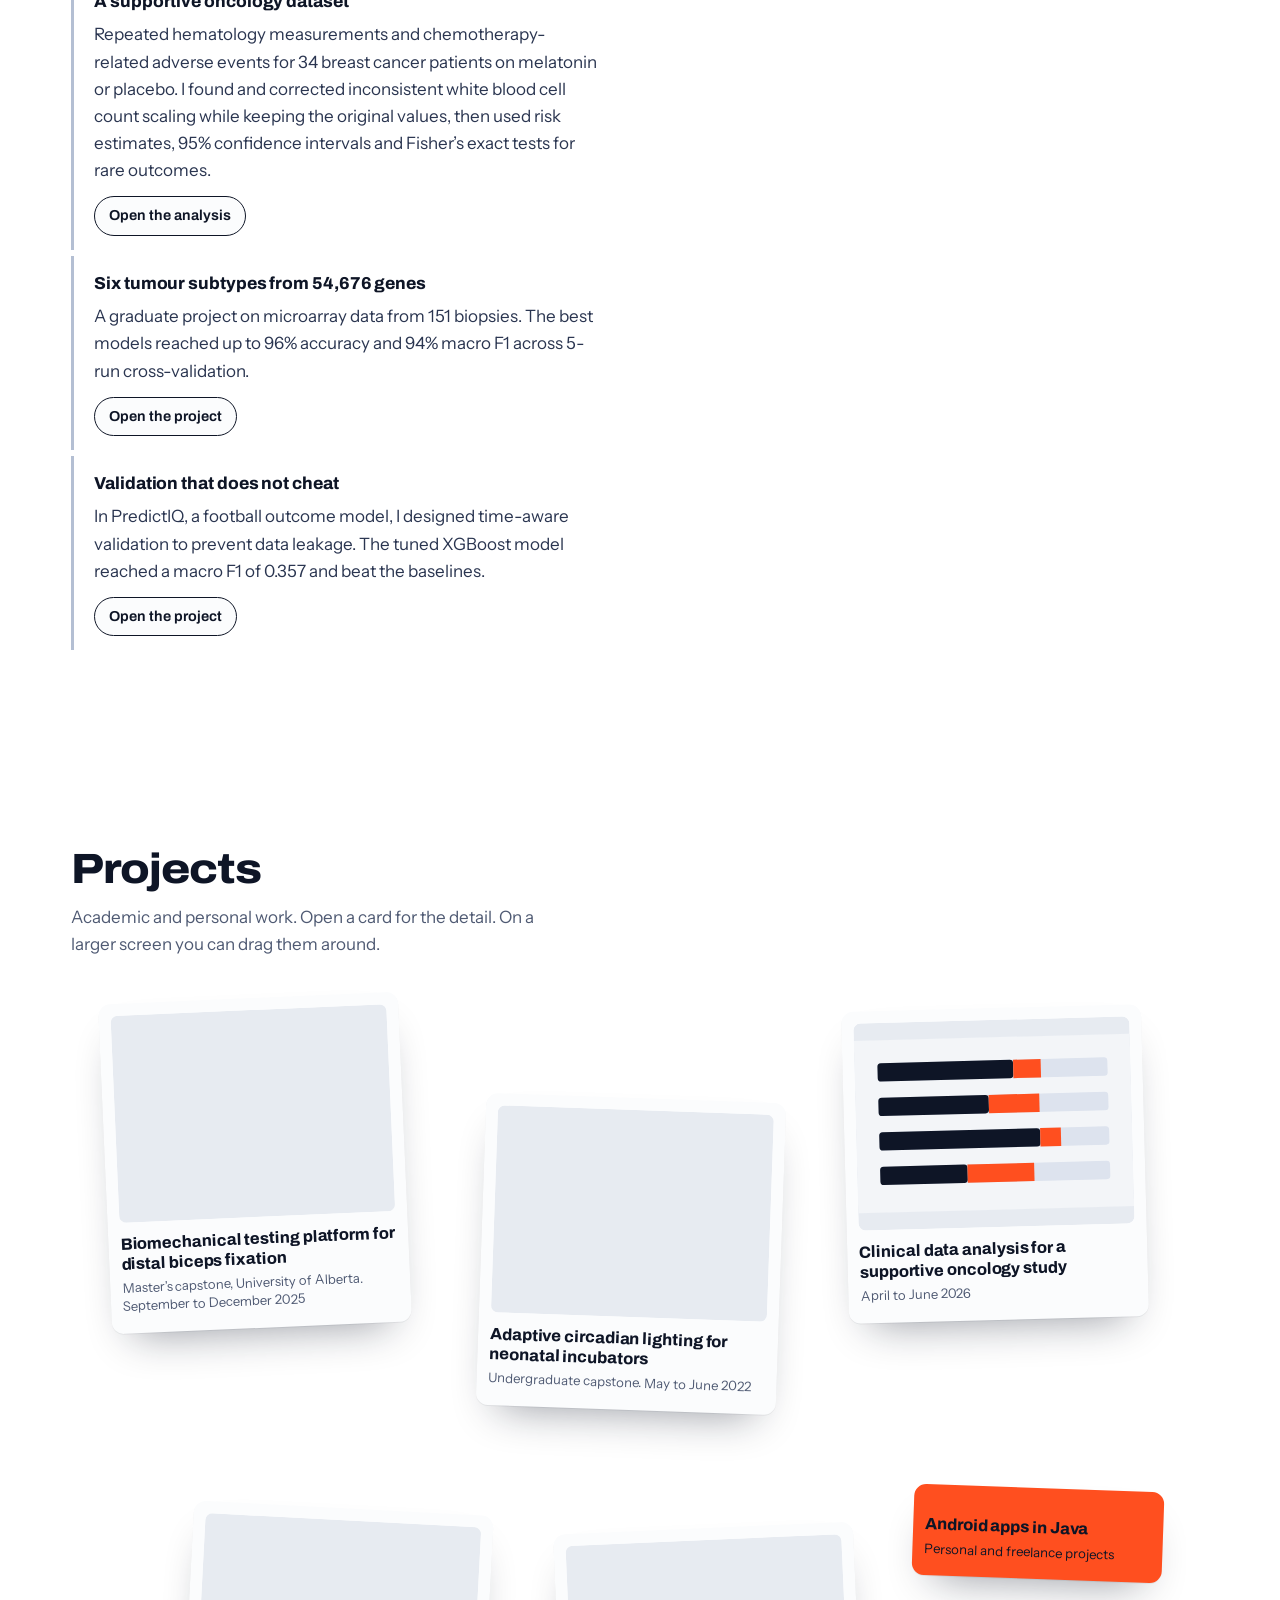
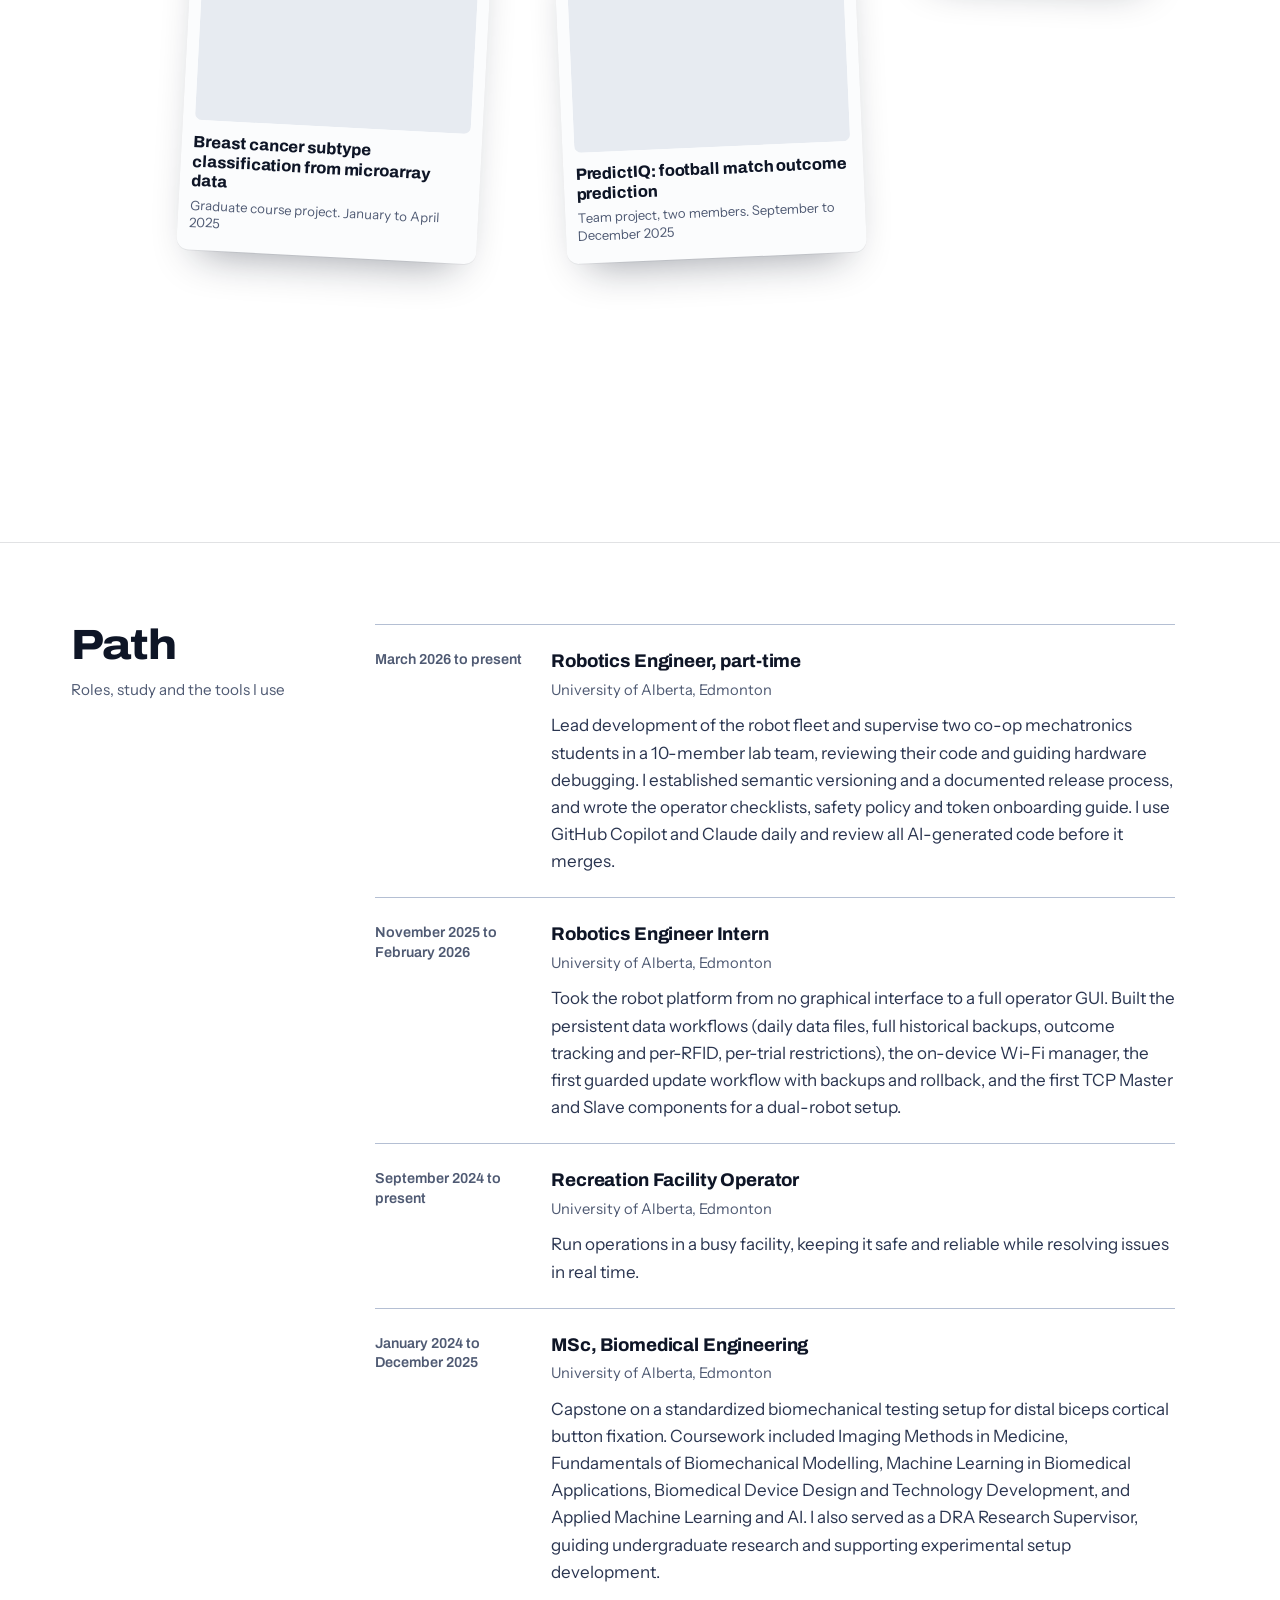
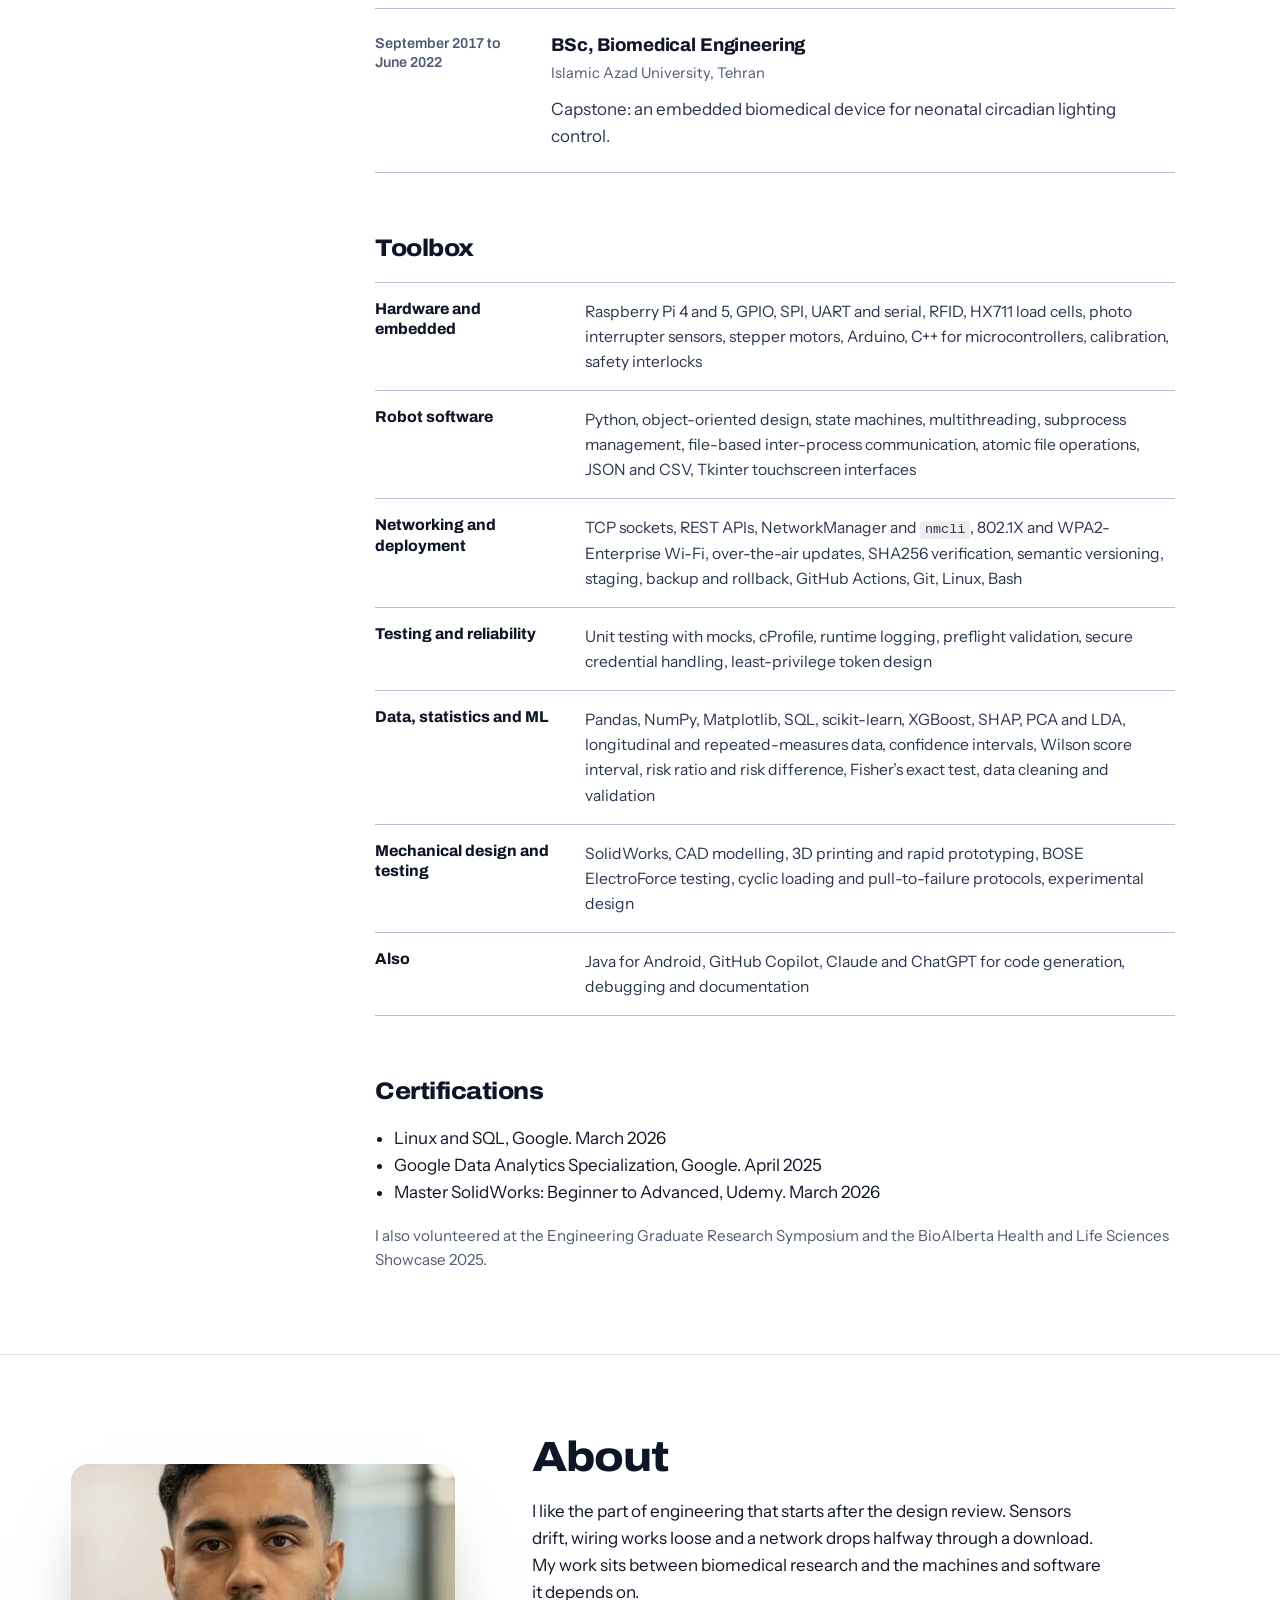
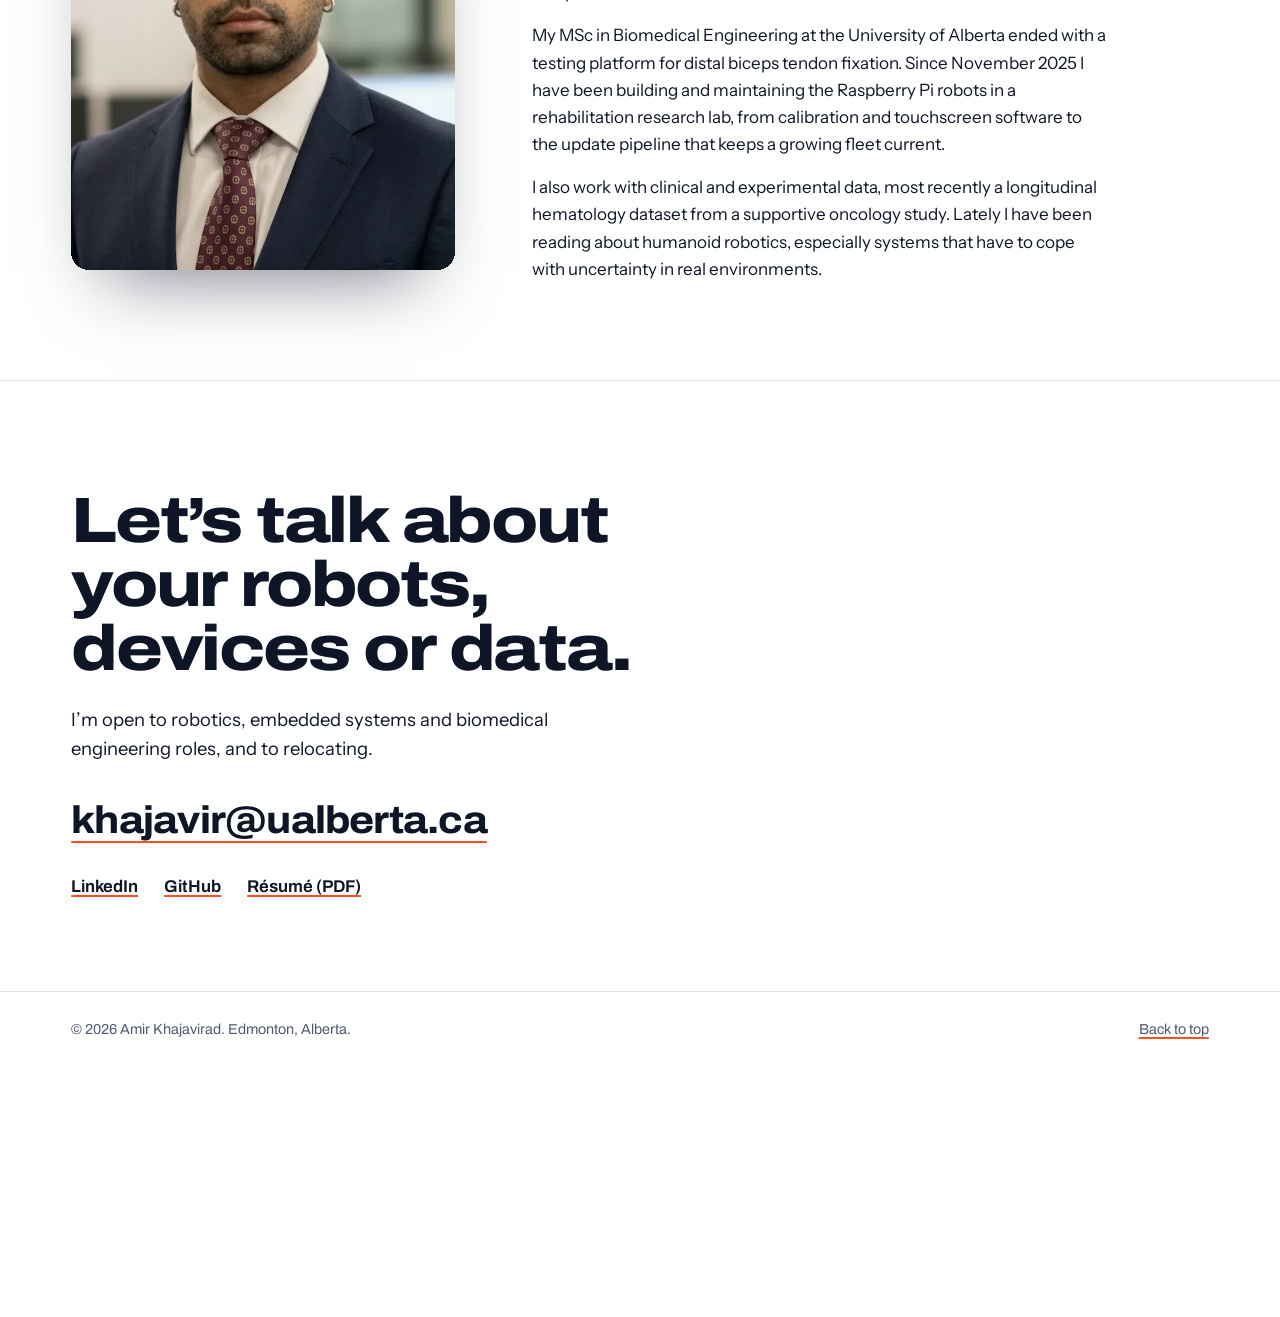
<file: skills.html>
<!DOCTYPE html>
<html lang="en-CA">
<head>
<meta charset="utf-8">
<title>Amir Khajavirad</title>
<meta http-equiv="refresh" content="0; url=index.html#path">
<link rel="canonical" href="https://amirkhajavirad.github.io/#path">
<meta name="robots" content="noindex">
</head>
<body>
<p>This page moved. <a href="index.html#path">Continue to the portfolio.</a></p>
</body>
</html>
</file>
<file: style.css>
/* ==========================================================
   Amir Khajavirad, portfolio (3D layers edition)
   One bold thing: the fixed 3D stack. Everything else is quiet
   type on a soft studio ground, with a single signal orange.
   ========================================================== */

:root {
    --bench:     #E7EBF1;
    --bench-hi:  #F4F6F9;
    --bench-lo:  #DCE2EB;
    --porcelain: #FBFCFD;
    --ink:       #0E1526;
    --slate:     #4F5A73;
    --trace:     #B4BFD3;
    --signal:    #FF4F1F;

    --panel:       #0E1526;
    --panel-2:     #172037;
    --panel-rule:  #2A3654;
    --panel-text:  #E8ECF4;
    --panel-dim:   #9AA7C0;
    --panel-ok:    #6EE7B7;
    --panel-fault: #FFB454;

    --display: 'Archivo', 'Helvetica Neue', Arial, sans-serif;
    --body:    'Instrument Sans', 'Segoe UI', system-ui, -apple-system, sans-serif;
    --mono:    ui-monospace, 'SF Mono', Menlo, Consolas, monospace;

    --gutter: clamp(20px, 4vw, 56px);
    --header-h: 60px;
}

*, *::before, *::after { box-sizing: border-box; }

html {
    scroll-behavior: smooth;
    scroll-padding-top: calc(var(--header-h) + 8px);
    -webkit-text-size-adjust: 100%;
}

body {
    margin: 0;
    color: var(--ink);
    font-family: var(--body);
    font-size: 1.0625rem;
    line-height: 1.6;
    background:
        radial-gradient(1100px 760px at 72% 26%, var(--bench-hi) 0%, rgba(244,246,249,0) 62%),
        linear-gradient(180deg, var(--bench) 0%, var(--bench-lo) 100%);
    background-attachment: fixed;
    min-height: 100vh;
}

img, svg { display: block; max-width: 100%; }

a { color: var(--ink); text-decoration-color: var(--signal); text-decoration-thickness: 2px; text-underline-offset: 0.2em; }
a:hover { text-decoration-thickness: 3px; }

:focus-visible { outline: 3px solid var(--ink); outline-offset: 3px; border-radius: 3px; }

code { font-family: var(--mono); font-size: 0.86em; background: rgba(14,21,38,0.07); padding: 0.1em 0.35em; border-radius: 3px; }

h1, h2, h3, h4 { font-family: var(--display); margin: 0; }

.wrap { max-width: 1240px; margin-inline: auto; padding-inline: var(--gutter); }

.skip-link { position: absolute; left: 12px; top: -64px; background: var(--ink); color: #fff; padding: 10px 16px; z-index: 100; border-radius: 6px; }
.skip-link:focus { top: 12px; }

/* ---------- Stage ---------- */

.scene { position: fixed; inset: 0; z-index: 0; pointer-events: none; }
.scene canvas { position: absolute; inset: 0; width: 100%; height: 100%; display: block; }
.scene__poster { display: none; }

.no-webgl .scene canvas { display: none; }
.no-webgl .scene__poster {
    display: block; position: absolute; right: -4%; top: 50%; transform: translateY(-50%);
    width: min(680px, 70vw); height: auto; opacity: 0.95;
}
.no-webgl .stage-labels { display: none; }

.stage-labels { position: fixed; inset: 0; z-index: 20; pointer-events: none; overflow: hidden; }

.stage-label {
    position: absolute; left: 0; top: 0; margin: -34px 0 0 14px;
    pointer-events: auto; cursor: pointer;
    font-family: var(--display); font-weight: 650; font-size: 0.85rem; line-height: 1;
    color: var(--ink); background: var(--porcelain);
    border: 1.5px solid var(--ink); border-radius: 999px; padding: 8px 12px 8px 26px;
    white-space: nowrap; visibility: hidden;
    box-shadow: 0 8px 20px -10px rgba(14,21,38,0.45);
}
.stage-label::before {
    content: ""; position: absolute; left: 10px; top: 50%; width: 8px; height: 8px; margin-top: -4px;
    border-radius: 50%; background: var(--trace);
}
.stage-label.is-active { background: var(--signal); }
.stage-label.is-active::before { background: var(--ink); }
.stage-label.is-hover { background: var(--ink); color: var(--porcelain); }
.stage-label.is-hover::before { background: var(--signal); }

html.is-over-stack body { cursor: pointer; }
html.is-grabbing body { cursor: grabbing; user-select: none; }

main { position: relative; z-index: 1; }

/* ---------- Header ---------- */

.site-header {
    position: sticky; top: 0; z-index: 50;
    background: rgba(231, 235, 241, 0.72);
    -webkit-backdrop-filter: blur(12px); backdrop-filter: blur(12px);
    border-bottom: 1px solid rgba(14,21,38,0.08);
}
.site-header__row { min-height: var(--header-h); display: flex; align-items: center; justify-content: space-between; gap: 24px; }
.brand { font-family: var(--display); font-stretch: 112%; font-weight: 800; font-size: 1.05rem; letter-spacing: -0.01em; text-decoration: none; white-space: nowrap; }
.brand:hover { text-decoration: none; }
.site-nav { display: flex; align-items: center; gap: 26px; font-family: var(--display); font-weight: 550; font-size: 0.95rem; }
.site-nav a { text-decoration: none; color: var(--slate); }
.site-nav a:hover { color: var(--ink); text-decoration: underline; text-decoration-color: var(--signal); }
.site-nav .site-nav__resume { color: var(--ink); border: 1.5px solid var(--ink); padding: 6px 14px; border-radius: 999px; }
.site-nav .site-nav__resume:hover { background: var(--ink); color: var(--bench); text-decoration: none; }

/* ---------- Buttons ---------- */

.button {
    display: inline-block; font-family: var(--display); font-weight: 700; font-size: 1rem;
    background: var(--signal); color: var(--ink); text-decoration: none;
    padding: 13px 22px; border-radius: 10px; border: 2px solid var(--ink);
}
.button:hover { background: var(--ink); color: var(--porcelain); text-decoration: none; }

.text-link { font-family: var(--display); font-weight: 650; font-size: 1rem; }

.chip-button {
    font: inherit; font-family: var(--display); font-weight: 650; font-size: 0.9rem;
    color: var(--ink); background: var(--porcelain); border: 1.5px solid var(--ink);
    border-radius: 999px; padding: 7px 14px; cursor: pointer;
}
.chip-button:hover { background: var(--ink); color: var(--porcelain); }

/* ---------- Hero ---------- */

.hero { min-height: calc(100svh - var(--header-h)); display: flex; align-items: center; padding-block: 5vh 8vh; }
.hero__inner { width: 100%; }
.hero__copy { max-width: 46rem; }

.hero h1 {
    font-stretch: 125%; font-weight: 800;
    font-size: clamp(3rem, 7.2vw, 7.4rem);
    line-height: 0.94; letter-spacing: -0.035em;
}
.hero h1 span { display: block; }

.hero__role { margin: 28px 0 0; max-width: 30ch; font-family: var(--display); font-stretch: 100%; font-weight: 600; font-size: clamp(1.15rem, 1.7vw, 1.5rem); line-height: 1.25; }
.hero__line { margin: 14px 0 0; color: var(--slate); max-width: 40ch; }
.hero__actions { display: flex; flex-wrap: wrap; align-items: center; gap: 14px 24px; margin-top: 30px; }
.hero__hint { margin: 30px 0 0; font-size: 0.9rem; color: var(--slate); max-width: 34ch; }

/* ---------- Layers ---------- */

.layer { min-height: 100svh; padding-block: clamp(72px, 12vh, 140px); }
.layer__grid { display: grid; grid-template-columns: minmax(0, 33rem) minmax(0, 1fr); gap: 40px; }
.layer__text { min-width: 0; }

.layer h2 {
    font-stretch: 112%; font-weight: 800;
    font-size: clamp(1.9rem, 3.3vw, 3rem); line-height: 1.04; letter-spacing: -0.025em;
    text-wrap: balance;
}
.layer__lede { margin: 22px 0 0; font-size: 1.15rem; line-height: 1.55; }

.facts { list-style: none; margin: 34px 0 0; padding: 0; display: grid; gap: 6px; }
.facts li { padding: 14px 0 14px 20px; border-left: 3px solid var(--trace); transition: border-color 0.25s ease; }
.layer.is-active .facts li { border-left-color: var(--signal); }
.facts h3 { font-stretch: 100%; font-weight: 750; font-size: 1.08rem; letter-spacing: -0.005em; }
.facts p { margin: 6px 0 0; color: #2A3550; }
.facts__open { display: flex; flex-wrap: wrap; gap: 10px; margin-top: 12px !important; }

/* ---------- Update simulation ---------- */

.pipeline {
    margin: 30px 0 4px; padding: clamp(18px, 2.4vw, 26px);
    background: var(--panel); color: var(--panel-text); border-radius: 14px; font-family: var(--display);
    box-shadow: 0 30px 60px -30px rgba(14,21,38,0.6);
}
.pipeline__head h3 { font-stretch: 105%; font-size: 1.2rem; font-weight: 750; }
.pipeline__note { margin: 6px 0 18px; font-family: var(--body); font-size: 0.875rem; line-height: 1.4; color: var(--panel-dim); }

.stages { list-style: none; margin: 0; padding: 0; }
.stage-group { margin: 14px 0 6px; font-size: 0.88rem; font-weight: 650; color: #FFB299; }
.stage-group:first-child { margin-top: 0; }
.stage { position: relative; display: flex; align-items: center; gap: 12px; min-height: 31px; padding-left: 30px; font-size: 0.93rem; font-weight: 500; color: var(--panel-dim); transition: color 0.2s ease; }
.stage::after { content: ""; position: absolute; left: 8px; top: 50%; height: 100%; width: 2px; background: var(--panel-rule); }
.stage[data-stage="approve"]::after, .stage[data-stage="install"]::after { display: none; }
.stage__mark {
    position: absolute; left: 0; top: 50%; z-index: 1; width: 18px; height: 18px; margin-top: -9px; border-radius: 50%;
    background: var(--panel); border: 2px solid var(--panel-rule); display: grid; place-items: center;
    font-size: 11px; line-height: 1; font-weight: 800; color: var(--panel); transition: background 0.2s ease, border-color 0.2s ease;
}
.stage[data-state="active"] { color: var(--panel-text); }
.stage[data-state="active"] .stage__mark { border-color: var(--signal); background: var(--signal); }
.stage[data-state="done"] { color: var(--panel-text); }
.stage[data-state="done"] .stage__mark { border-color: var(--panel-ok); background: var(--panel-ok); }
.stage[data-state="done"] .stage__mark::before { content: "\2713"; }
.stage[data-state="waiting"] { color: var(--panel-text); }
.stage[data-state="waiting"] .stage__mark { border-color: var(--signal); background: var(--panel); box-shadow: 0 0 0 4px rgba(255,79,31,0.28); }
.stage[data-state="fail"] { color: var(--panel-fault); }
.stage[data-state="fail"] .stage__mark { border-color: var(--panel-fault); background: var(--panel-fault); }
.stage[data-state="fail"] .stage__mark::before { content: "\00D7"; font-size: 14px; }
.stage[data-state="skipped"] { color: #6B7891; text-decoration: line-through; text-decoration-color: #3B4863; }

.pipeline__confirm { margin-left: auto; white-space: nowrap; font: inherit; font-weight: 700; font-size: 0.85rem; background: var(--signal); color: var(--ink); border: 0; border-radius: 6px; padding: 6px 12px; cursor: pointer; }
.pipeline__confirm:hover { background: #FF7A55; }
.pipeline__confirm:focus-visible, .pipeline__run:focus-visible, .faults input:focus-visible + span { outline: 3px solid #fff; outline-offset: 2px; }

.faults { margin: 20px 0 0; padding: 14px 0 0; border: 0; border-top: 1px solid var(--panel-rule); display: flex; flex-wrap: wrap; gap: 8px; }
.faults legend { float: left; width: 100%; padding: 0; margin-bottom: 8px; font-size: 0.88rem; font-weight: 650; color: #FFB299; }
.faults label { cursor: pointer; }
.faults input { position: absolute; opacity: 0; pointer-events: none; }
.faults span { display: inline-block; padding: 6px 12px; border: 1.5px solid var(--panel-rule); border-radius: 999px; font-size: 0.85rem; font-weight: 550; color: var(--panel-dim); transition: background 0.15s ease, color 0.15s ease, border-color 0.15s ease; }
.faults label:hover span { border-color: var(--panel-dim); color: var(--panel-text); }
.faults input:checked + span { background: var(--panel-text); border-color: var(--panel-text); color: var(--panel); }

.pipeline__result { margin: 18px 0 0; min-height: 3.1em; font-family: var(--body); font-size: 1rem; line-height: 1.5; color: var(--panel-text); }
.pipeline__result[data-tone="fault"] { color: var(--panel-fault); }
.pipeline__result[data-tone="ok"] { color: var(--panel-ok); }
.pipeline__log { list-style: none; margin: 12px 0 0; padding: 12px 14px; background: var(--panel-2); border-radius: 8px; height: 7.4rem; overflow-y: auto; font-family: var(--mono); font-size: 0.78rem; line-height: 1.6; color: var(--panel-dim); }
.pipeline__log li { margin: 0; }
.pipeline__log li.is-fault { color: var(--panel-fault); }
.pipeline__log li.is-ok { color: var(--panel-ok); }
.pipeline__run { margin-top: 14px; font: inherit; font-weight: 650; font-size: 0.9rem; color: var(--panel-text); background: transparent; border: 1.5px solid var(--panel-rule); border-radius: 8px; padding: 8px 16px; cursor: pointer; }
.pipeline__run:hover:not(:disabled) { border-color: var(--panel-text); }
.pipeline__run:disabled { opacity: 0.5; cursor: default; }

/* ---------- Speed bars (one shared scale, 240 s = full width) ---------- */

.facts__speed p, .speed { margin: 0; }
.speed { padding: 16px 0 4px; }
.speed__row { display: grid; grid-template-columns: 5rem minmax(0, 1fr) 5.5rem; gap: 14px; align-items: center; font-family: var(--display); }
.speed__row + .speed__row { margin-top: 14px; }
.speed__name { margin: 0 !important; font-weight: 650; font-size: 0.92rem; color: var(--ink) !important; }
.speed__gain { margin: 0 !important; text-align: right; font-weight: 800; color: var(--ink) !important; }
.speed__bars { display: grid; gap: 5px; }
.bar { width: var(--w); min-width: max-content; height: 26px; border-radius: 4px; display: flex; align-items: center; padding-inline: 10px; font-size: 0.8rem; font-weight: 650; white-space: nowrap; }
.bar--before { background: rgba(14,21,38,0.08); color: var(--slate); border: 1px solid var(--trace); }
.bar--after { background: var(--signal); color: var(--ink); }
.speed figcaption { margin-top: 14px; font-size: 0.93rem; line-height: 1.5; color: #2A3550; }

/* ---------- Projects collage ---------- */

.projects { padding-block: clamp(64px, 10vh, 120px) clamp(40px, 6vh, 80px); overflow-x: hidden; overflow-x: clip; }
.projects__head h2 { font-stretch: 112%; font-weight: 800; font-size: clamp(1.9rem, 3.3vw, 3rem); letter-spacing: -0.025em; line-height: 1.04; }
.drag-hint { display: none; }
@media (min-width: 760px) { .js .drag-hint { display: inline; } }
.projects__head p { margin: 12px 0 0; color: var(--slate); max-width: 46ch; }

.collage { position: relative; height: 1100px; margin-top: 30px; }
.proj {
    position: absolute; left: var(--x); top: var(--y); width: min(300px, 27vw);
    background: var(--porcelain); border-radius: 12px; padding: 12px 12px 18px;
    box-shadow: 0 1px 0 rgba(14,21,38,0.06), 0 22px 44px -22px rgba(14,21,38,0.45);
    transform: translate(var(--dx, 0px), var(--dy, 0px)) rotate(var(--r, 0deg));
    user-select: none; -webkit-user-select: none;
}
.js .proj { cursor: grab; touch-action: pan-y; }
.proj.is-dragging { cursor: grabbing; z-index: 8; box-shadow: 0 2px 0 rgba(14,21,38,0.06), 0 40px 70px -26px rgba(14,21,38,0.6); }
.proj__img, .proj__art svg { width: 100%; height: auto; aspect-ratio: 4 / 3; object-fit: cover; border-radius: 7px; background: var(--bench); pointer-events: none; -webkit-user-drag: none; }
.proj__art { overflow: hidden; border-radius: 7px; }
.proj__title { margin-top: 12px; font-stretch: 100%; font-weight: 750; font-size: 1.02rem; line-height: 1.2; letter-spacing: -0.005em; }
.proj__meta { margin: 6px 0 0; font-size: 0.82rem; line-height: 1.35; color: var(--slate); }
.proj--note { padding-top: 18px; width: min(250px, 24vw); background: var(--signal); }
.proj--note .proj__meta { color: var(--ink); }

.js .proj__body { display: none; }
.proj__body p, .proj__body li { margin: 8px 0 0; }
.proj__body ul { padding-left: 1.1em; margin: 6px 0 0; }
.proj__tools { font-size: 0.9rem; color: var(--slate); }

/* ---------- Dialog ---------- */

.dialog { border: 0; padding: 0; width: min(720px, 92vw); max-height: 88vh; border-radius: 16px; background: var(--porcelain); color: var(--ink); box-shadow: 0 40px 100px -20px rgba(14,21,38,0.6); overflow: auto; }
.dialog::backdrop { background: rgba(14,21,38,0.55); -webkit-backdrop-filter: blur(3px); backdrop-filter: blur(3px); }
.dialog[open] { animation: dialog-in 0.18s ease-out; }
@keyframes dialog-in { from { opacity: 0; transform: translateY(8px) scale(0.985); } to { opacity: 1; transform: none; } }
.dialog__inner { position: relative; padding: clamp(20px, 3vw, 34px); padding-top: clamp(56px, 6vw, 64px); }
.dialog__close { position: absolute; top: 14px; right: 14px; margin: 0; font: inherit; font-family: var(--display); font-weight: 650; font-size: 0.9rem; color: var(--ink); background: var(--porcelain); border: 1.5px solid var(--ink); border-radius: 999px; padding: 7px 14px; cursor: pointer; z-index: 2; }
.dialog__close:hover { background: var(--ink); color: var(--porcelain); }
.dialog__img { width: 100%; height: auto; max-height: 300px; object-fit: cover; border-radius: 10px; margin-bottom: 18px; background: var(--bench); }
.dialog h3 { font-stretch: 108%; font-weight: 800; font-size: clamp(1.4rem, 3vw, 1.9rem); line-height: 1.1; letter-spacing: -0.02em; }
.dialog .proj__meta { font-size: 0.92rem; margin-top: 8px; }
.js .dialog .proj__body { display: block; }
.dialog .proj__body p, .dialog .proj__body li { margin-top: 10px; color: #2A3550; }
.dialog__art { display: flex; justify-content: center; background: #F3F5F8; border-radius: 10px; margin-bottom: 18px; overflow: hidden; }
.dialog__art svg { width: auto; max-width: 100%; height: 220px; aspect-ratio: auto; border-radius: 0; }
.dialog h3 { margin-top: 2px; }

/* ---------- Path ---------- */

.path { padding-block: clamp(56px, 9vh, 110px); border-top: 1px solid rgba(14,21,38,0.12); }
.path__grid { display: grid; grid-template-columns: minmax(0, 15rem) minmax(0, 1fr); gap: clamp(28px, 5vw, 72px); align-items: start; }
.path__label { position: sticky; top: calc(var(--header-h) + 24px); }
.path h2 { font-stretch: 112%; font-weight: 800; font-size: clamp(1.9rem, 3.3vw, 3rem); letter-spacing: -0.025em; line-height: 1.04; }
.path__label p { margin: 10px 0 0; font-size: 0.95rem; color: var(--slate); }
.path__body { max-width: 50rem; min-width: 0; }

.timeline { list-style: none; margin: 0; padding: 0; }
.timeline li { display: grid; grid-template-columns: 9.5rem minmax(0, 1fr); gap: 24px; padding: 22px 0; border-top: 1px solid var(--trace); }
.timeline li:last-child { border-bottom: 1px solid var(--trace); }
.timeline__when { margin: 3px 0 0; font-family: var(--display); font-weight: 600; font-size: 0.9rem; line-height: 1.35; color: var(--slate); }
.timeline h3 { font-stretch: 100%; font-weight: 750; font-size: 1.15rem; letter-spacing: -0.008em; }
.timeline__where { margin: 2px 0 0; font-size: 0.92rem; color: var(--slate); }
.timeline p:last-child { margin: 10px 0 0; color: #2A3550; }

.path__sub { margin: 56px 0 14px; font-stretch: 108%; font-weight: 800; font-size: 1.5rem; letter-spacing: -0.02em; }
.toolbox { margin: 0; }
.toolbox > div { display: grid; grid-template-columns: 11.5rem minmax(0, 1fr); gap: 6px 26px; padding: 16px 0; border-top: 1px solid var(--trace); }
.toolbox > div:last-child { border-bottom: 1px solid var(--trace); }
.toolbox dt { font-family: var(--display); font-weight: 750; font-size: 0.98rem; line-height: 1.3; }
.toolbox dd { margin: 0; font-size: 0.98rem; color: #2A3550; }
.path__list { margin: 0; padding-left: 1.1em; }
.path__note { margin: 18px 0 0; color: var(--slate); font-size: 0.95rem; }

/* ---------- About and the depth portrait ---------- */

.about { padding-block: clamp(56px, 9vh, 110px); border-top: 1px solid rgba(14,21,38,0.12); }
.about__grid { display: grid; grid-template-columns: minmax(0, 24rem) minmax(0, 1fr); gap: clamp(30px, 6vw, 88px); align-items: center; }
.about h2 { font-stretch: 112%; font-weight: 800; font-size: clamp(1.9rem, 3.3vw, 3rem); letter-spacing: -0.025em; line-height: 1.04; margin-bottom: 18px; }
.about__text { max-width: 36rem; }
.about__text p { margin: 0 0 1rem; }

.portrait { perspective: 1000px; }
.portrait__frame {
    position: relative; overflow: hidden; aspect-ratio: 720 / 761; border-radius: 18px;
    background: var(--bench-lo);
    transform: rotateX(calc(var(--py, 0) * -4deg)) rotateY(calc(var(--px, 0) * 5deg));
    transition: transform 0.12s ease-out;
    box-shadow: 0 40px 70px -34px rgba(14,21,38,0.55);
}
.portrait__frame > * { position: absolute; will-change: transform; }
.portrait__plate { inset: -5%; width: 110%; height: 110%; max-width: none; object-fit: cover; transform: translate(calc(var(--px, 0) * -8px), calc(var(--py, 0) * -6px)); filter: saturate(0.9); }
.portrait__disc { left: 11%; top: 4%; width: 74%; aspect-ratio: 1; border-radius: 50%; background: var(--signal); transform: translate(calc(var(--px, 0) * 16px), calc(var(--py, 0) * 10px)); }
.portrait__video { inset: 0; width: 100%; height: 100%; max-width: none; object-fit: cover; opacity: 0; pointer-events: none; background: var(--bench-lo); }
/* When the video can be used, its first frame is the portrait from the start, and the still layers stay out of sight. */
.portrait.video-mode .portrait__video { opacity: 1; }
.portrait.video-mode .portrait__plate, .portrait.video-mode .portrait__disc, .portrait.video-mode .portrait__cut { opacity: 0; }
.portrait__cut { left: -2%; bottom: -2%; width: 104%; height: auto; max-width: none; transform: translate(calc(var(--px, 0) * 26px), calc(var(--py, 0) * 12px)); filter: drop-shadow(0 18px 20px rgba(14,21,38,0.35)); }

/* ---------- Contact ---------- */

.contact-block { padding-block: clamp(72px, 12vh, 150px) clamp(64px, 10vh, 120px); border-top: 1px solid rgba(14,21,38,0.12); }
.contact-block h2 { font-stretch: 118%; font-weight: 800; font-size: clamp(2rem, 5vw, 4.2rem); line-height: 1; letter-spacing: -0.035em; max-width: 16ch; text-wrap: balance; }
.contact-block__lead { margin: 24px 0 0; font-size: 1.15rem; max-width: 40ch; }
.contact-block__mail { margin: 26px 0 0; font-family: var(--display); font-stretch: 108%; font-weight: 750; font-size: clamp(1.4rem, 3.4vw, 2.4rem); letter-spacing: -0.02em; overflow-wrap: anywhere; }
.contact-block__links { list-style: none; margin: 22px 0 0; padding: 0; display: flex; flex-wrap: wrap; gap: 10px 26px; font-family: var(--display); font-weight: 650; }

.site-footer { position: relative; z-index: 1; border-top: 1px solid rgba(14,21,38,0.12); padding-block: 26px; font-family: var(--display); font-size: 0.9rem; color: var(--slate); }
.site-footer__row { display: flex; justify-content: space-between; gap: 16px; flex-wrap: wrap; }
.site-footer p { margin: 0; }
.site-footer a { color: var(--slate); }

/* ---------- Static layout when 3D or JavaScript is unavailable ---------- */

html:not(.js) .collage, .collage.is-static { height: auto; display: grid; grid-template-columns: repeat(auto-fill, minmax(260px, 1fr)); gap: 22px; }
html:not(.js) .proj, .collage.is-static .proj { position: static; width: auto; transform: none; }

/* ---------- Responsive ---------- */

@media (max-width: 1020px) {
    .collage { height: 1250px; }
    .proj { width: min(280px, 30vw); }
    .proj--note { width: min(220px, 26vw); }
}

/* Text sits over the stack on mid-width screens and on landscape phones, so it gets a soft card. */
@media (min-width: 901px) and (max-width: 1200px), (max-width: 900px) and (max-height: 500px) {
    .layer__text {
        background: rgba(231, 235, 241, 0.86);
        -webkit-backdrop-filter: blur(10px); backdrop-filter: blur(10px);
        padding: 22px 22px; border-radius: 18px; border: 1px solid rgba(14,21,38,0.08);
    }
}

@media (max-width: 900px) {
    .path__grid, .about__grid { grid-template-columns: minmax(0, 1fr); }
    .path__label { position: static; }
    .portrait { max-width: 340px; }
}

/* Phones and tablets held upright: the stack is pinned in a strip under the header and the text scrolls beneath it. */
@media (max-width: 900px) and (min-height: 501px) {
    :root { --strip-h: clamp(210px, 34svh, 320px); }
    .site-header { background: var(--bench); -webkit-backdrop-filter: none; backdrop-filter: none; }
    .scene {
        inset: var(--header-h) 0 auto 0; height: var(--strip-h); z-index: 5;
        background: linear-gradient(180deg, var(--bench-hi), var(--bench));
        -webkit-mask-image: linear-gradient(#000 88%, transparent); mask-image: linear-gradient(#000 88%, transparent);
    }
    html { scroll-padding-top: calc(var(--header-h) + var(--strip-h) + 6px); }
    .projects, .path, .about, .contact-block { scroll-margin-top: calc(-1 * var(--strip-h)); }
    .layer__grid { grid-template-columns: minmax(0, 1fr); }
    .layer { min-height: 0; padding-top: 30px; padding-bottom: 26px; }
    .layer + .layer { border-top: 1px solid rgba(14,21,38,0.1); }
    .layer__lede { margin-top: 16px; font-size: 1.08rem; }
    .facts { margin-top: 24px; }
    .facts li { padding-left: 16px; }
    .hero { align-items: flex-start; min-height: 0; padding-top: calc(var(--strip-h) + 18px); padding-bottom: 34px; }
    .hero__copy { max-width: 34rem; }
}

@media (max-width: 759px) {
    .collage { height: auto; display: grid; grid-template-columns: minmax(0, 1fr); gap: 20px; }
    .proj, .proj--note { position: static; width: auto; transform: none; }
    .js .proj { cursor: pointer; }
    /* Natural shape on phones (no crop). The ratio is set per image so space is reserved before a lazy image loads. */
    .proj__img { aspect-ratio: var(--ar, 4 / 3); object-fit: cover; }
    /* Cards open a dialog; say so, since there is no hover on a phone. */
    .js .proj::after {
        content: "View details \2192"; display: block; margin-top: 12px;
        font-family: var(--display); font-weight: 650; font-size: 0.92rem; color: var(--ink);
        text-decoration: underline; text-decoration-color: var(--signal); text-decoration-thickness: 2px; text-underline-offset: 0.2em;
    }
    .timeline li { grid-template-columns: minmax(0, 1fr); gap: 4px; }
    .toolbox > div { grid-template-columns: minmax(0, 1fr); }
}

@media (max-width: 620px) {
    :root { --header-h: 52px; }
    .stage-labels { display: none; }
    body { font-size: 1.02rem; }
    .hero h1 { font-size: 11.6vw; }

    /* One row, no wrapping: the name is already in the hero, so the header carries navigation only. */
    .site-header__row { min-height: var(--header-h); padding-block: 0; gap: 0; }
    .brand { position: absolute; width: 1px; height: 1px; overflow: hidden; clip-path: inset(50%); white-space: nowrap; }
    .site-nav { width: 100%; justify-content: space-between; gap: 0; font-size: 0.82rem; overflow-x: auto; scrollbar-width: none; }
    .site-nav::-webkit-scrollbar { display: none; }
    .site-nav a { white-space: nowrap; padding: 15px 5px; }
    .site-nav .site-nav__resume { padding: 8px 12px; margin-left: 4px; }

    .hero__actions { gap: 4px 18px; }
    .hero__actions .button { flex: 1 0 100%; text-align: center; margin-bottom: 8px; }
    .hero__hint { display: none; }
    .text-link, .contact-block__links a, .site-footer a { display: inline-block; padding-block: 9px; }
    .contact-block__links { gap: 0 22px; }

    .layer h2 { font-size: 1.65rem; }
    .layer__lede { font-size: 1.04rem; }
    .projects__head h2, .path h2, .about h2 { font-size: 1.75rem; }

    .pipeline { padding: 16px; margin-top: 24px; }
    .stage { min-height: 29px; font-size: 0.9rem; }
    .stage-group { margin-top: 12px; }
    .faults span { padding: 8px 12px; }
    .pipeline__result { min-height: 2.9em; }
    .pipeline__log { height: 6.2rem; }
    .pipeline__run, .pipeline__confirm { min-height: 40px; }

    .speed__row { grid-template-columns: minmax(0, 1fr) auto; }
    .speed__bars { grid-column: 1 / -1; grid-row: 2; }
    .speed__gain { grid-column: 2; grid-row: 1; }

    .contact-block { padding-block: 64px 56px; }
    .site-footer__row { gap: 0 16px; }
}

@media (max-width: 380px) {
    .site-nav { font-size: 0.78rem; }
    .site-nav a { padding-inline: 3px; }
    .site-nav .site-nav__resume { padding: 8px 10px; margin-left: 2px; }
    .hero h1 { font-size: 11.2vw; }
}

@media (prefers-reduced-motion: reduce) {
    html { scroll-behavior: auto; }
    * { transition: none !important; }
    .dialog[open] { animation: none; }
    .portrait__frame { transform: none !important; }
}
</file>
